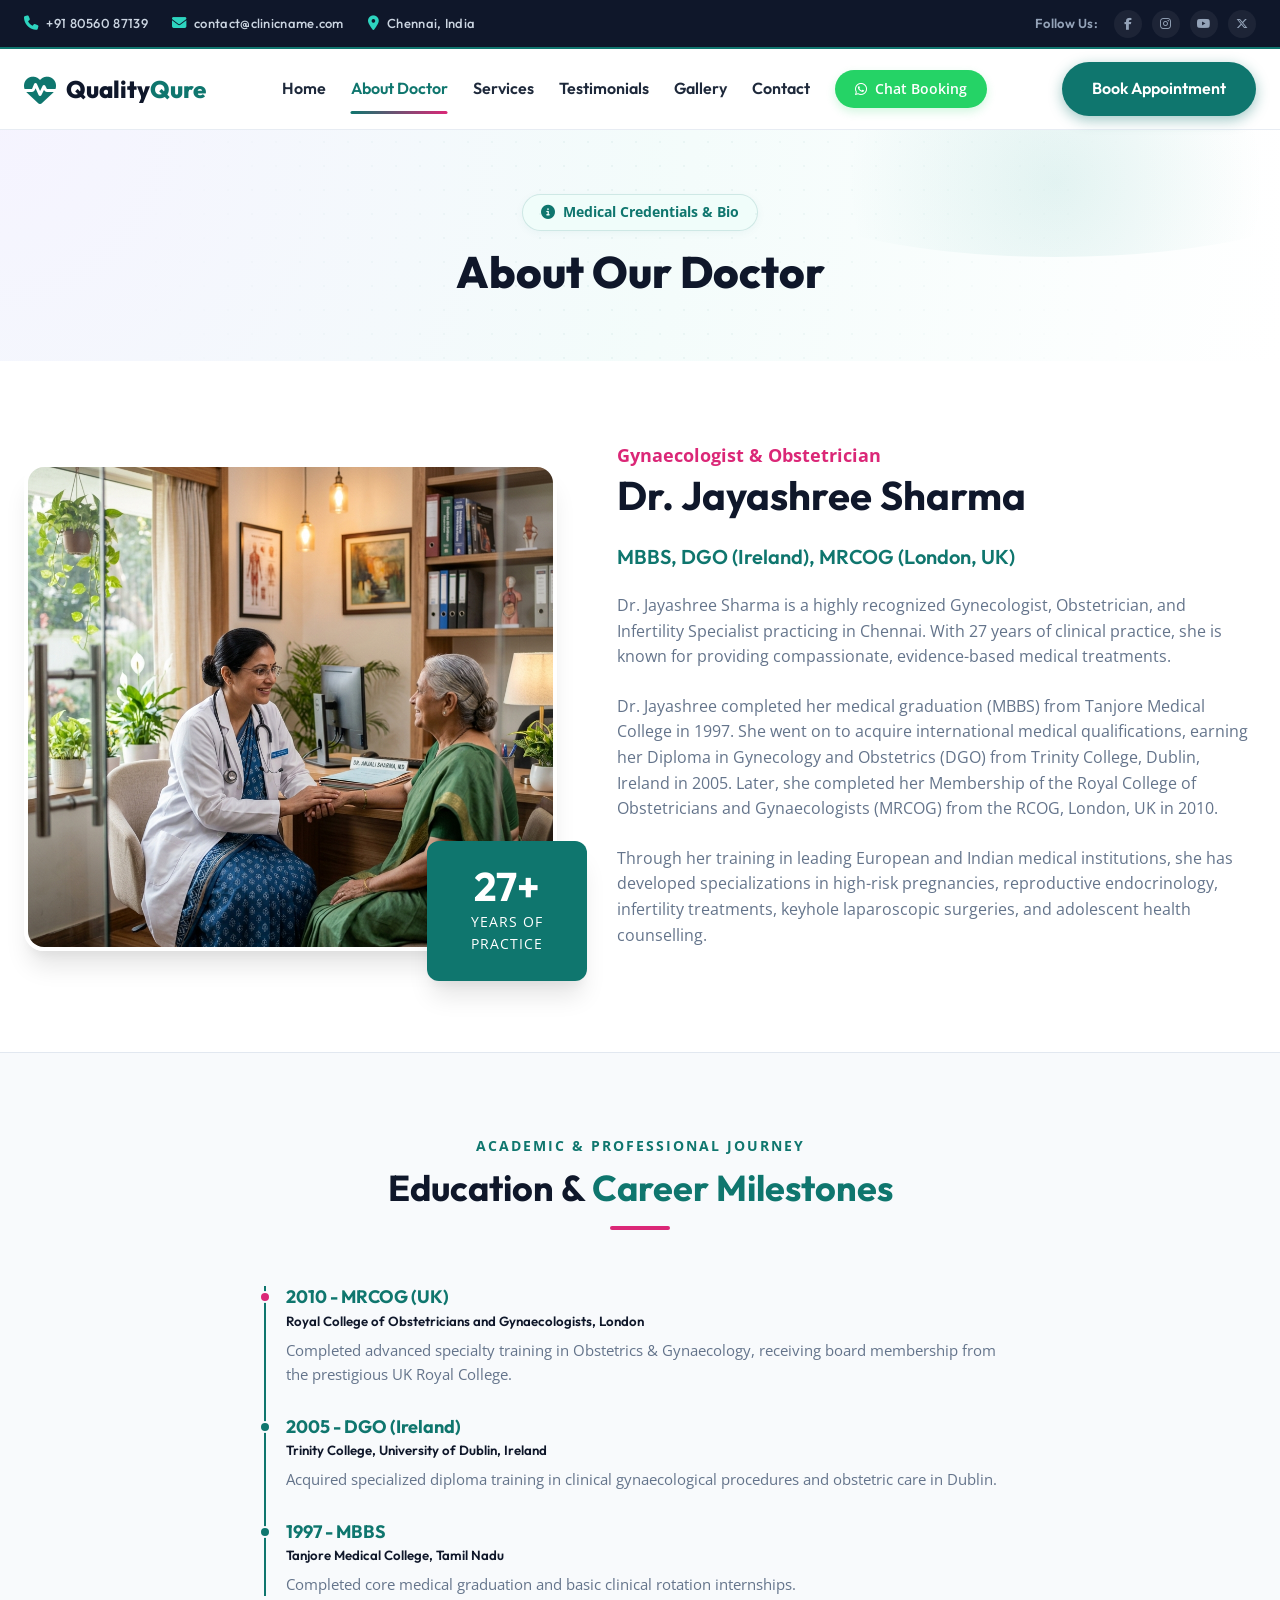
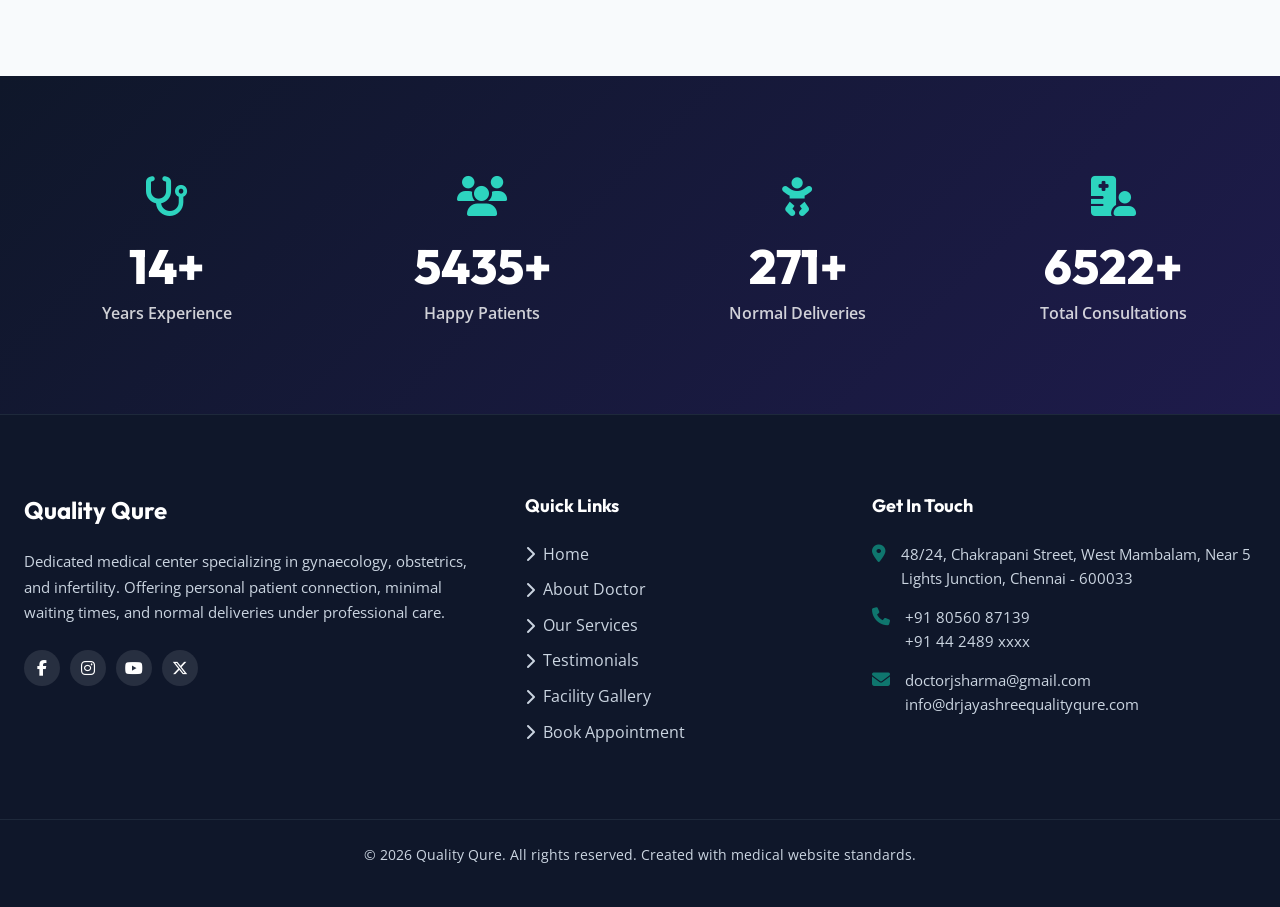
<file: about.html>
<!DOCTYPE html>
<html lang="en">
<head>
  <meta charset="UTF-8">
  <meta name="viewport" content="width=device-width, initial-scale=1.0">
  <meta name="description" content="Meet Dr. Jayashree Sharma - Highly experienced Gynecologist, Obstetrician, and Infertility Specialist with 27 years of experience.">
  <title>About Doctor - Dr. Jayashree Sharma | Quality Qure</title>

  <!-- Google Fonts: Outfit (Headings) & Open Sans (Body) -->
  <link rel="preconnect" href="https://fonts.googleapis.com">
  <link rel="preconnect" href="https://fonts.gstatic.com" crossorigin>
  <link href="https://fonts.googleapis.com/css2?family=Open+Sans:ital,wght@0,300..800;1,300..800&family=Outfit:wght@100..900&display=swap" rel="stylesheet">

  <!-- FontAwesome Icons for modern aesthetic -->
  <link rel="stylesheet" href="https://cdnjs.cloudflare.com/ajax/libs/font-awesome/6.4.2/css/all.min.css">

  <!-- Custom Stylesheet -->
  <link rel="stylesheet" href="css/style.css">
</head>
<body>

  <!-- =========================================
       TOP CONTACT & SOCIAL BAR
       ========================================= -->
  <div class="top-bar">
    <div class="container top-bar-content">
      <ul class="top-bar-info">
        <li><i class="fa-solid fa-phone"></i> <a href="tel:+918056087139">+91 80560 87139</a></li>
        <li><i class="fa-solid fa-envelope"></i> <a href="mailto:contact@clinicname.com">contact@clinicname.com</a></li>
        <li><i class="fa-solid fa-location-dot"></i> <span>Chennai, India</span></li>
      </ul>
      <div class="top-bar-social">
        <span>Follow Us:</span>
        <div class="social-links">
          <a href="#" class="social-btn" aria-label="Facebook"><i class="fa-brands fa-facebook-f"></i></a>
          <a href="#" class="social-btn" aria-label="Instagram"><i class="fa-brands fa-instagram"></i></a>
          <a href="#" class="social-btn" aria-label="YouTube"><i class="fa-brands fa-youtube"></i></a>
          <a href="#" class="social-btn" aria-label="Twitter"><i class="fa-brands fa-x-twitter"></i></a>
        </div>
      </div>
    </div>
  </div>

  <!-- =========================================
       MAIN STICKY HEADER & NAVIGATION
       ========================================= -->
  <header class="main-header">
    <div class="container header-container">
      <a href="index.html" class="logo">
        <span class="logo-icon"><i class="fa-solid fa-heart-pulse"></i></span>
        <span class="logo-text">Quality<span>Qure</span></span>
      </a>

      <!-- Desktop Navigation Menu -->
      <nav class="nav-menu">
        <a href="index.html" class="nav-link">Home</a>
        <a href="about.html" class="nav-link active">About Doctor</a>
        <a href="services.html" class="nav-link">Services</a>
        <a href="testimonials.html" class="nav-link">Testimonials</a>
        <a href="gallery.html" class="nav-link">Gallery</a>
        <a href="contact.html" class="nav-link">Contact</a>
        
        <!-- Easy Mobile Call Action -->
        <a href="https://wa.me/918056087139" target="_blank" class="nav-whatsapp-btn">
          <i class="fa-brands fa-whatsapp"></i> Chat Booking
        </a>
      </nav>

      <!-- CTA Appointment Button -->
      <a href="contact.html" class="btn btn-primary header-btn">Book Appointment</a>

      <!-- Hamburger Icon for Mobile Drawer -->
      <button class="hamburger" aria-label="Toggle Navigation Menu">
        <i class="fa-solid fa-bars"></i>
      </button>
    </div>
  </header>

  <main>
    <!-- =========================================
         PAGE HERO BANNER
         ========================================= -->
    <section class="hero" style="padding: 4rem 0; text-align: center;">
      <div class="container">
        <div class="hero-tag" style="margin-bottom: 1rem;">
          <i class="fa-solid fa-circle-info"></i> Medical Credentials & Bio
        </div>
        <h1 class="hero-title" style="font-size: 2.75rem; margin-bottom: 0;">About <span>Our Doctor</span></h1>
      </div>
    </section>

    <!-- =========================================
         DETAILED BIO SECTION
         ========================================= -->
    <section class="about section-padding" style="background-color: var(--bg-white);">
      <div class="container about-grid">
        <div class="about-images">
          <div class="about-img-main">
            <img src="images/about_doctor.png" alt="Dr. Jayashree Sharma consulting a patient">
          </div>
          <div class="about-experience-badge">
            <h3>27+</h3>
            <p>Years of Practice</p>
          </div>
        </div>

        <div class="about-content">
          <span class="about-subtitle">Gynaecologist & Obstetrician</span>
          <h2 class="about-title">Dr. Jayashree Sharma</h2>
          <h3 style="color: var(--primary); font-size: 1.25rem; font-weight: 600; margin-bottom: 1.5rem;">
            MBBS, DGO (Ireland), MRCOG (London, UK)
          </h3>
          <p class="about-text">
            Dr. Jayashree Sharma is a highly recognized Gynecologist, Obstetrician, and Infertility Specialist practicing in Chennai. With 27 years of clinical practice, she is known for providing compassionate, evidence-based medical treatments.
          </p>
          <p class="about-text">
            Dr. Jayashree completed her medical graduation (MBBS) from Tanjore Medical College in 1997. She went on to acquire international medical qualifications, earning her Diploma in Gynecology and Obstetrics (DGO) from Trinity College, Dublin, Ireland in 2005. Later, she completed her Membership of the Royal College of Obstetricians and Gynaecologists (MRCOG) from the RCOG, London, UK in 2010.
          </p>
          <p class="about-text">
            Through her training in leading European and Indian medical institutions, she has developed specializations in high-risk pregnancies, reproductive endocrinology, infertility treatments, keyhole laparoscopic surgeries, and adolescent health counselling.
          </p>
        </div>
      </div>
    </section>

    <!-- =========================================
         EDUCATION & MILESTONES (TIMELINE)
         ========================================= -->
    <section class="section-padding" style="background-color: var(--bg-light); border-top: 1px solid var(--border-color);">
      <div class="container" style="max-width: 800px;">
        <div class="section-title-wrapper">
          <span class="section-subtitle">Academic & Professional Journey</span>
          <h2 class="section-title">Education & <span>Career Milestones</span></h2>
          <div class="section-divider"></div>
        </div>

        <div style="display: flex; flex-direction: column; gap: 30px; position: relative; padding-left: 20px; border-left: 2px solid var(--primary);">
          <!-- Milestone 1 -->
          <div style="position: relative;">
            <div style="position: absolute; left: -27px; top: 5px; width: 12px; height: 12px; border-radius: 50%; background-color: var(--accent); border: 2px solid var(--bg-light);"></div>
            <h4 style="font-size: 1.125rem; color: var(--primary); margin-bottom: 4px;">2010 - MRCOG (UK)</h4>
            <h5 style="color: var(--primary-dark); font-weight: 600; margin-bottom: 8px;">Royal College of Obstetricians and Gynaecologists, London</h5>
            <p style="color: var(--text-muted); font-size: 0.9375rem; margin: 0;">Completed advanced specialty training in Obstetrics & Gynaecology, receiving board membership from the prestigious UK Royal College.</p>
          </div>

          <!-- Milestone 2 -->
          <div style="position: relative;">
            <div style="position: absolute; left: -27px; top: 5px; width: 12px; height: 12px; border-radius: 50%; background-color: var(--primary); border: 2px solid var(--bg-light);"></div>
            <h4 style="font-size: 1.125rem; color: var(--primary); margin-bottom: 4px;">2005 - DGO (Ireland)</h4>
            <h5 style="color: var(--primary-dark); font-weight: 600; margin-bottom: 8px;">Trinity College, University of Dublin, Ireland</h5>
            <p style="color: var(--text-muted); font-size: 0.9375rem; margin: 0;">Acquired specialized diploma training in clinical gynaecological procedures and obstetric care in Dublin.</p>
          </div>

          <!-- Milestone 3 -->
          <div style="position: relative;">
            <div style="position: absolute; left: -27px; top: 5px; width: 12px; height: 12px; border-radius: 50%; background-color: var(--primary); border: 2px solid var(--bg-light);"></div>
            <h4 style="font-size: 1.125rem; color: var(--primary); margin-bottom: 4px;">1997 - MBBS</h4>
            <h5 style="color: var(--primary-dark); font-weight: 600; margin-bottom: 8px;">Tanjore Medical College, Tamil Nadu</h5>
            <p style="color: var(--text-muted); font-size: 0.9375rem; margin: 0;">Completed core medical graduation and basic clinical rotation internships.</p>
          </div>
        </div>
      </div>
    </section>

    <!-- =========================================
         CLINIC STATS COUNTER
         ========================================= -->
    <section class="stats">
      <div class="container stats-grid">
        <div class="stat-item">
          <div class="stat-icon"><i class="fa-solid fa-stethoscope"></i></div>
          <div class="stat-number" data-target="27" data-suffix="+">0+</div>
          <div class="stat-title">Years Experience</div>
        </div>
        <div class="stat-item">
          <div class="stat-icon"><i class="fa-solid fa-users"></i></div>
          <div class="stat-number" data-target="10000" data-suffix="+">0+</div>
          <div class="stat-title">Happy Patients</div>
        </div>
        <div class="stat-item">
          <div class="stat-icon"><i class="fa-solid fa-baby"></i></div>
          <div class="stat-number" data-target="500" data-suffix="+">0+</div>
          <div class="stat-title">Normal Deliveries</div>
        </div>
        <div class="stat-item">
          <div class="stat-icon"><i class="fa-solid fa-hospital-user"></i></div>
          <div class="stat-number" data-target="12000" data-suffix="+">0+</div>
          <div class="stat-title">Total Consultations</div>
        </div>
      </div>
    </section>
  </main>

  <!-- =========================================
       FOOTER SECTION
       ========================================= -->
  <footer class="footer">
    <div class="container footer-grid">
      <!-- Widget 1: Brand Info -->
      <div class="footer-widget-about">
        <h3>Quality Qure</h3>
        <p>
          Dedicated medical center specializing in gynaecology, obstetrics, and infertility. Offering personal patient connection, minimal waiting times, and normal deliveries under professional care.
        </p>
        <div class="social-links">
          <a href="#" class="social-btn" aria-label="Facebook"><i class="fa-brands fa-facebook-f"></i></a>
          <a href="#" class="social-btn" aria-label="Instagram"><i class="fa-brands fa-instagram"></i></a>
          <a href="#" class="social-btn" aria-label="YouTube"><i class="fa-brands fa-youtube"></i></a>
          <a href="#" class="social-btn" aria-label="Twitter"><i class="fa-brands fa-x-twitter"></i></a>
        </div>
      </div>

      <!-- Widget 2: Navigation Links -->
      <div class="footer-widget-links">
        <h4>Quick Links</h4>
        <ul class="footer-links-list">
          <li><a href="index.html"><i class="fa-solid fa-chevron-right"></i> Home</a></li>
          <li><a href="about.html"><i class="fa-solid fa-chevron-right"></i> About Doctor</a></li>
          <li><a href="services.html"><i class="fa-solid fa-chevron-right"></i> Our Services</a></li>
          <li><a href="testimonials.html"><i class="fa-solid fa-chevron-right"></i> Testimonials</a></li>
          <li><a href="gallery.html"><i class="fa-solid fa-chevron-right"></i> Facility Gallery</a></li>
          <li><a href="contact.html"><i class="fa-solid fa-chevron-right"></i> Book Appointment</a></li>
        </ul>
      </div>

      <!-- Widget 3: Contact Details -->
      <div class="footer-widget-contact">
        <h4>Get In Touch</h4>
        <ul class="footer-contact-list">
          <li>
            <i class="fa-solid fa-location-dot"></i>
            <span>48/24, Chakrapani Street, West Mambalam, Near 5 Lights Junction, Chennai - 600033</span>
          </li>
          <li>
            <i class="fa-solid fa-phone"></i>
            <span>+91 80560 87139 <br> +91 44 2489 xxxx</span>
          </li>
          <li>
            <i class="fa-solid fa-envelope"></i>
            <span>doctorjsharma@gmail.com<br>info@drjayashreequalityqure.com</span>
          </li>
        </ul>
      </div>
    </div>

    <!-- Copyright Bar -->
    <div class="footer-bottom">
      <div class="container">
        <p>&copy; 2026 Quality Qure. All rights reserved. Created with medical website standards.</p>
      </div>
    </div>
  </footer>

  <!-- Link Custom Script -->
  <script src="js/script.js"></script>
</body>
</html>
</file>
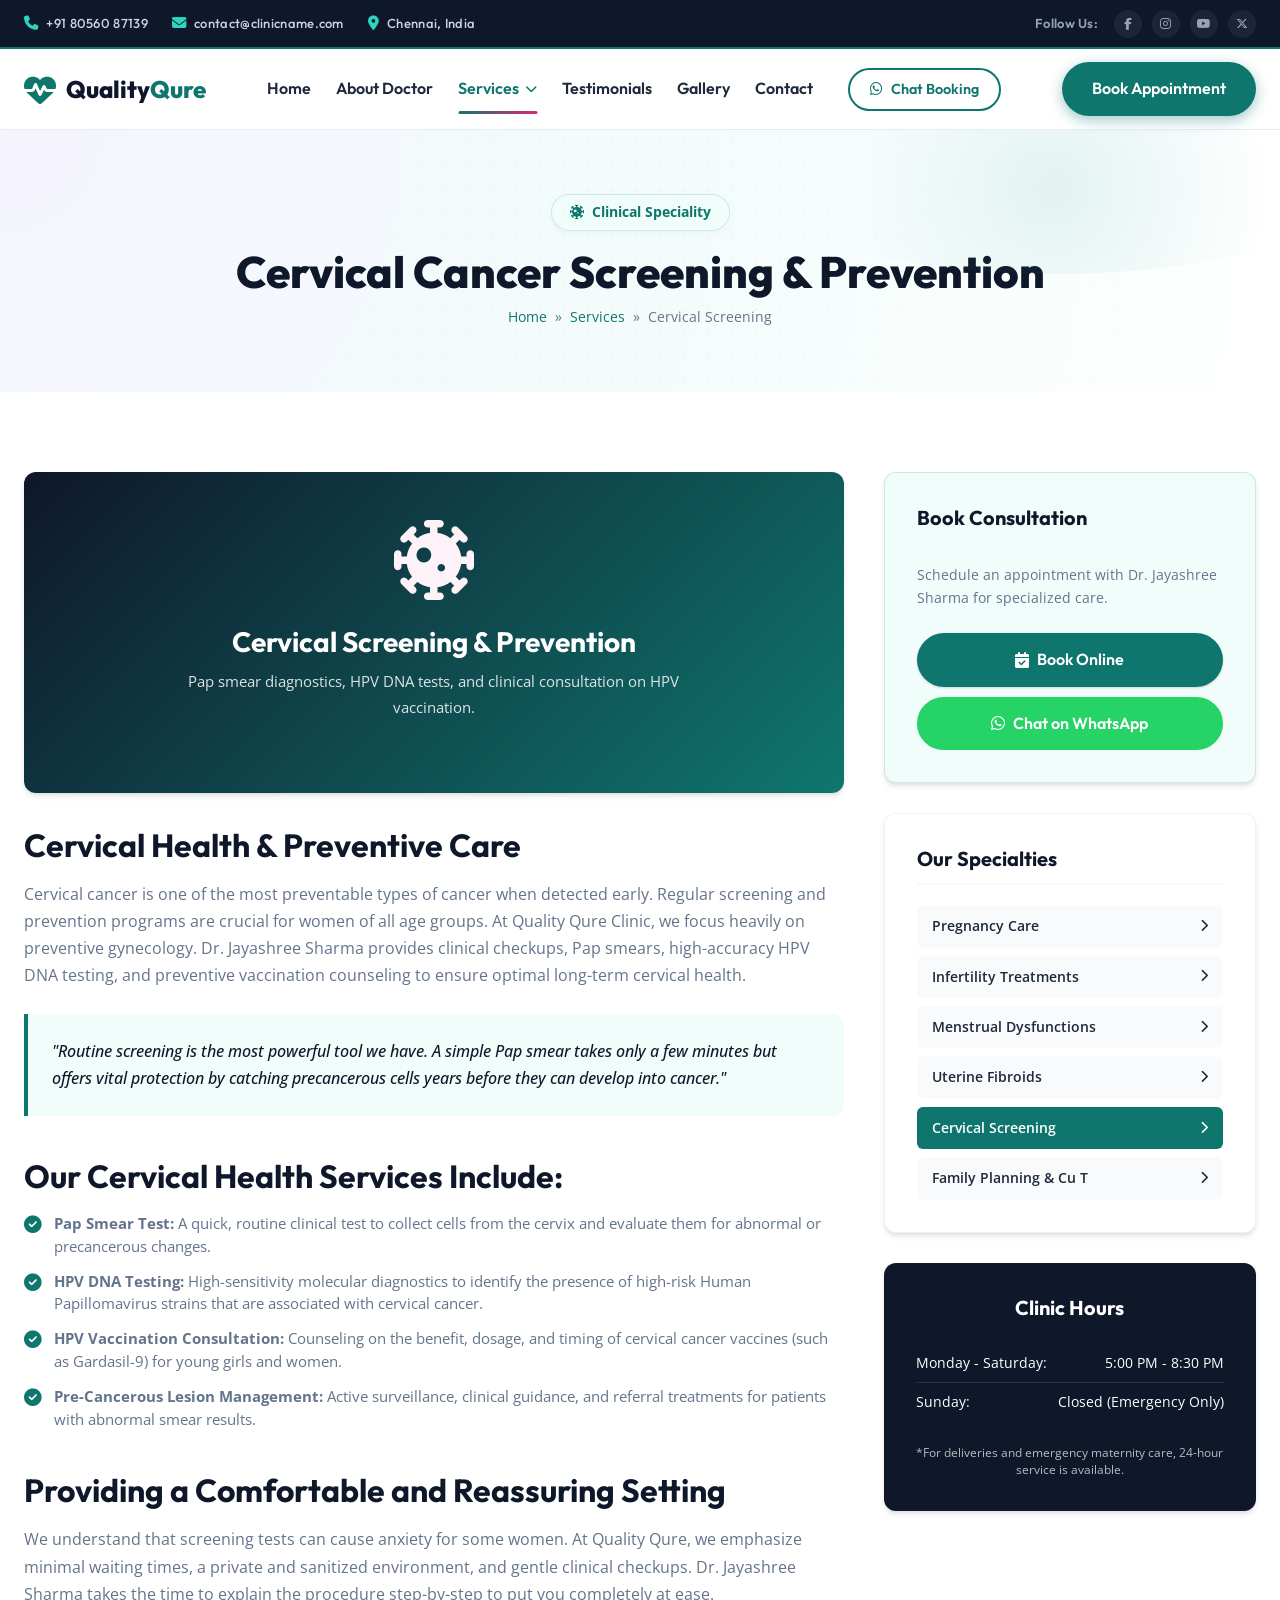
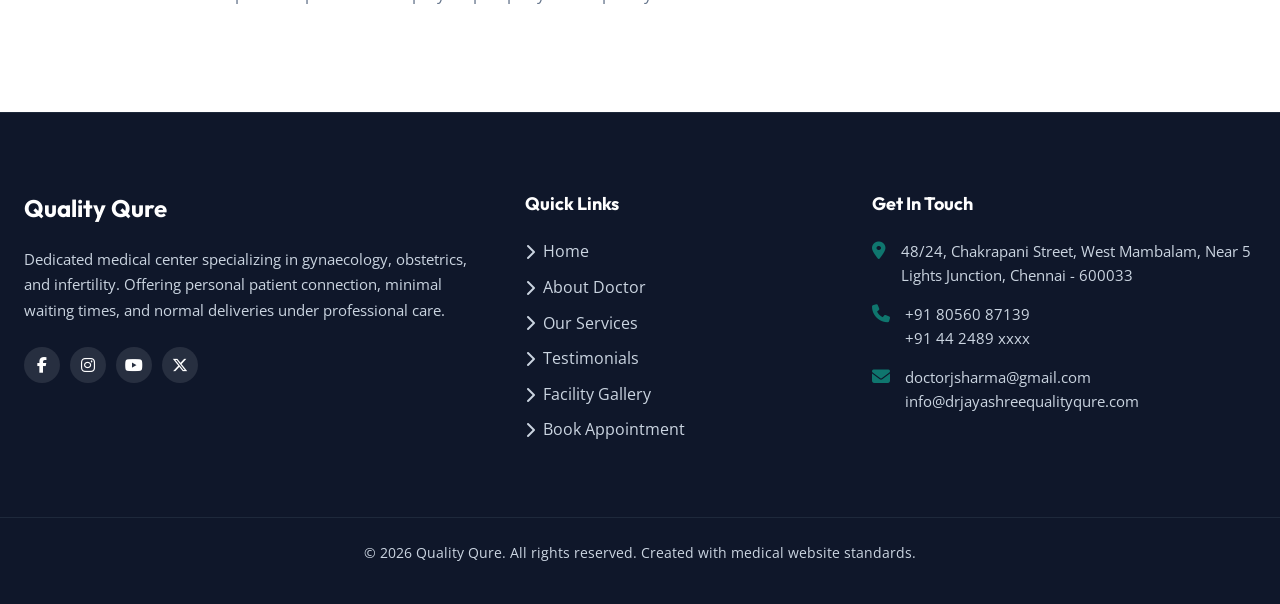
<file: cervical.html>
<!DOCTYPE html>
<html lang="en">
<head>
  <meta charset="UTF-8">
  <meta name="viewport" content="width=device-width, initial-scale=1.0">
  <meta name="description" content="Preventive gynecological screenings including Pap smears, HPV DNA tests, and cervical cancer vaccine advice by Dr. Jayashree Sharma at Chennai.">
  <title>Cervical Cancer Screening & Prevention - Quality Qure Speciality Clinic</title>

  <!-- Google Fonts: Outfit (Headings) & Open Sans (Body) -->
  <link rel="preconnect" href="https://fonts.googleapis.com">
  <link rel="preconnect" href="https://fonts.gstatic.com" crossorigin>
  <link href="https://fonts.googleapis.com/css2?family=Open+Sans:ital,wght@0,300..800;1,300..800&family=Outfit:wght@100..900&display=swap" rel="stylesheet">

  <!-- FontAwesome Icons for modern aesthetic -->
  <link rel="stylesheet" href="https://cdnjs.cloudflare.com/ajax/libs/font-awesome/6.4.2/css/all.min.css">

  <!-- Custom Stylesheet -->
  <link rel="stylesheet" href="css/style.css">
</head>
<body>

  <!-- =========================================
       TOP CONTACT & SOCIAL BAR
       ========================================= -->
  <div class="top-bar">
    <div class="container top-bar-content">
      <ul class="top-bar-info">
        <li><i class="fa-solid fa-phone"></i> <a href="tel:+918056087139">+91 80560 87139</a></li>
        <li><i class="fa-solid fa-envelope"></i> <a href="mailto:contact@clinicname.com">contact@clinicname.com</a></li>
        <li><i class="fa-solid fa-location-dot"></i> <span>Chennai, India</span></li>
      </ul>
      <div class="top-bar-social">
        <span>Follow Us:</span>
        <div class="social-links">
          <a href="#" class="social-btn" aria-label="Facebook"><i class="fa-brands fa-facebook-f"></i></a>
          <a href="#" class="social-btn" aria-label="Instagram"><i class="fa-brands fa-instagram"></i></a>
          <a href="#" class="social-btn" aria-label="YouTube"><i class="fa-brands fa-youtube"></i></a>
          <a href="#" class="social-btn" aria-label="Twitter"><i class="fa-brands fa-x-twitter"></i></a>
        </div>
      </div>
    </div>
  </div>

  <!-- =========================================
       MAIN STICKY HEADER & NAVIGATION
       ========================================= -->
  <header class="main-header">
    <div class="container header-container">
      <a href="index.html" class="logo">
        <span class="logo-icon"><i class="fa-solid fa-heart-pulse"></i></span>
        <span class="logo-text">Quality<span>Qure</span></span>
      </a>

      <!-- Desktop Navigation Menu -->
      <nav class="nav-menu">
        <a href="index.html" class="nav-link">Home</a>
        <a href="about.html" class="nav-link">About Doctor</a>
        <div class="nav-item-dropdown">
          <a href="services.html" class="nav-link">Services <i class="fa-solid fa-chevron-down dropdown-arrow"></i></a>
          <ul class="dropdown-menu">
            <li><a href="pregnancy.html">Pregnancy Care</a></li>
            <li><a href="infertility.html">Infertility Treatments</a></li>
            <li><a href="menstrual.html">Menstrual Dysfunctions</a></li>
            <li><a href="fibroids.html">Uterine Fibroids</a></li>
            <li><a href="cervical.html">Cervical Cancer Screening</a></li>
            <li><a href="family.html">Family Planning & Cu T</a></li>
          </ul>
        </div>
        <a href="testimonials.html" class="nav-link">Testimonials</a>
        <a href="gallery.html" class="nav-link">Gallery</a>
        <a href="contact.html" class="nav-link">Contact</a>
        
        <!-- Easy Mobile Call Action -->
        <a href="https://wa.me/918056087139" target="_blank" class="btn btn-secondary" style="margin-left: 10px; padding: 0.5rem 1.25rem; font-size: 0.9rem;">
          <i class="fa-brands fa-whatsapp"></i> Chat Booking
        </a>
      </nav>

      <!-- CTA Appointment Button -->
      <a href="contact.html" class="btn btn-primary header-btn">Book Appointment</a>

      <!-- Hamburger Icon for Mobile Drawer -->
      <button class="hamburger" aria-label="Toggle Navigation Menu">
        <i class="fa-solid fa-bars"></i>
      </button>
    </div>
  </header>

  <main>
    <!-- =========================================
         PAGE HERO BANNER
         ========================================= -->
    <section class="hero" style="padding: 4rem 0; text-align: center;">
      <div class="container">
        <div class="hero-tag" style="margin-bottom: 1rem;">
          <i class="fa-solid fa-virus-covid"></i> Clinical Speciality
        </div>
        <h1 class="hero-title" style="font-size: 2.75rem; margin-bottom: 0.5rem;">Cervical Cancer <span>Screening & Prevention</span></h1>
        <div style="font-size: 0.9rem; color: var(--text-muted);">
          <a href="index.html" style="color: var(--primary); text-decoration: none;">Home</a> &nbsp;&raquo;&nbsp; 
          <a href="services.html" style="color: var(--primary); text-decoration: none;">Services</a> &nbsp;&raquo;&nbsp; 
          <span>Cervical Screening</span>
        </div>
      </div>
    </section>

    <!-- =========================================
         SERVICE DETAIL SECTION
         ========================================= -->
    <section class="section-padding" style="background-color: var(--bg-white);">
      <div class="container">
        <div class="service-details-layout">
          <!-- Main Content Column -->
          <div class="service-main-content">
            <div style="background: linear-gradient(135deg, var(--primary-dark) 0%, var(--primary) 100%); color: white; border-radius: var(--radius-md); padding: 3rem 2rem; display: flex; flex-direction: column; align-items: center; justify-content: center; min-height: 250px; text-align: center; margin-bottom: 2rem; box-shadow: var(--shadow-md);">
              <i class="fa-solid fa-virus-covid" style="font-size: 5rem; margin-bottom: 1.5rem; color: var(--accent-light);"></i>
              <h3 style="color: white; font-size: 1.75rem; font-weight: 700; margin: 0;">Cervical Screening & Prevention</h3>
              <p style="color: rgba(255, 255, 255, 0.85); font-size: 0.95rem; margin-top: 10px; max-width: 500px;">
                Pap smear diagnostics, HPV DNA tests, and clinical consultation on HPV vaccination.
              </p>
            </div>
            
            <h2>Cervical Health & Preventive Care</h2>
            <p>
              Cervical cancer is one of the most preventable types of cancer when detected early. Regular screening and prevention programs are crucial for women of all age groups. At Quality Qure Clinic, we focus heavily on preventive gynecology. Dr. Jayashree Sharma provides clinical checkups, Pap smears, high-accuracy HPV DNA testing, and preventive vaccination counseling to ensure optimal long-term cervical health.
            </p>
            
            <div class="service-highlight-box">
              <p>
                "Routine screening is the most powerful tool we have. A simple Pap smear takes only a few minutes but offers vital protection by catching precancerous cells years before they can develop into cancer."
              </p>
            </div>

            <h2>Our Cervical Health Services Include:</h2>
            <ul class="service-list-styled">
              <li>
                <i class="fa-solid fa-circle-check"></i>
                <strong>Pap Smear Test:</strong> A quick, routine clinical test to collect cells from the cervix and evaluate them for abnormal or precancerous changes.
              </li>
              <li>
                <i class="fa-solid fa-circle-check"></i>
                <strong>HPV DNA Testing:</strong> High-sensitivity molecular diagnostics to identify the presence of high-risk Human Papillomavirus strains that are associated with cervical cancer.
              </li>
              <li>
                <i class="fa-solid fa-circle-check"></i>
                <strong>HPV Vaccination Consultation:</strong> Counseling on the benefit, dosage, and timing of cervical cancer vaccines (such as Gardasil-9) for young girls and women.
              </li>
              <li>
                <i class="fa-solid fa-circle-check"></i>
                <strong>Pre-Cancerous Lesion Management:</strong> Active surveillance, clinical guidance, and referral treatments for patients with abnormal smear results.
              </li>
            </ul>

            <h2>Providing a Comfortable and Reassuring Setting</h2>
            <p>
              We understand that screening tests can cause anxiety for some women. At Quality Qure, we emphasize minimal waiting times, a private and sanitized environment, and gentle clinical checkups. Dr. Jayashree Sharma takes the time to explain the procedure step-by-step to put you completely at ease.
            </p>
          </div>

          <!-- Sidebar Column -->
          <aside class="service-sidebar">
            <!-- Sidebar Card: Quick Booking -->
            <div class="sidebar-card" style="background-color: var(--primary-light); border: 1px solid rgba(15,118,110,0.15);">
              <h3>Book Consultation</h3>
              <p style="font-size: 0.875rem; color: var(--text-muted); margin-bottom: 1.5rem;">
                Schedule an appointment with Dr. Jayashree Sharma for specialized care.
              </p>
              <a href="contact.html" class="btn btn-primary" style="width: 100%; text-align: center; justify-content: center; box-shadow: var(--shadow-sm);">
                <i class="fa-solid fa-calendar-check"></i> Book Online
              </a>
              <a href="https://wa.me/918056087139" target="_blank" class="btn btn-secondary" style="width: 100%; text-align: center; justify-content: center; margin-top: 10px; background-color: #25d366; color: white; border-color: #25d366;">
                <i class="fa-brands fa-whatsapp"></i> Chat on WhatsApp
              </a>
            </div>

            <!-- Sidebar Card: Other Services -->
            <div class="sidebar-card">
              <h3>Our Specialties</h3>
              <ul class="sidebar-services-list">
                <li><a href="pregnancy.html">Pregnancy Care <i class="fa-solid fa-chevron-right"></i></a></li>
                <li><a href="infertility.html">Infertility Treatments <i class="fa-solid fa-chevron-right"></i></a></li>
                <li><a href="menstrual.html">Menstrual Dysfunctions <i class="fa-solid fa-chevron-right"></i></a></li>
                <li><a href="fibroids.html">Uterine Fibroids <i class="fa-solid fa-chevron-right"></i></a></li>
                <li class="active"><a href="cervical.html">Cervical Screening <i class="fa-solid fa-chevron-right"></i></a></li>
                <li><a href="family.html">Family Planning & Cu T <i class="fa-solid fa-chevron-right"></i></a></li>
              </ul>
            </div>

            <!-- Sidebar Card: Clinic Timings -->
            <div class="sidebar-timing-box">
              <h3>Clinic Hours</h3>
              <ul class="sidebar-timing-list">
                <li><span>Monday - Saturday:</span> <span>5:00 PM - 8:30 PM</span></li>
                <li><span>Sunday:</span> <span>Closed (Emergency Only)</span></li>
              </ul>
              <p style="font-size: 0.75rem; color: rgba(255,255,255,0.7); margin: 0; line-height: 1.4;">
                *For deliveries and emergency maternity care, 24-hour service is available.
              </p>
            </div>
          </aside>
        </div>
      </div>
    </section>
  </main>

  <!-- =========================================
       FOOTER SECTION
       ========================================= -->
  <footer class="footer">
    <div class="container footer-grid">
      <!-- Widget 1: Brand Info -->
      <div class="footer-widget-about">
        <h3>Quality Qure</h3>
        <p>
          Dedicated medical center specializing in gynaecology, obstetrics, and infertility. Offering personal patient connection, minimal waiting times, and normal deliveries under professional care.
        </p>
        <div class="social-links">
          <a href="#" class="social-btn" aria-label="Facebook"><i class="fa-brands fa-facebook-f"></i></a>
          <a href="#" class="social-btn" aria-label="Instagram"><i class="fa-brands fa-instagram"></i></a>
          <a href="#" class="social-btn" aria-label="YouTube"><i class="fa-brands fa-youtube"></i></a>
          <a href="#" class="social-btn" aria-label="Twitter"><i class="fa-brands fa-x-twitter"></i></a>
        </div>
      </div>

      <!-- Widget 2: Navigation Links -->
      <div class="footer-widget-links">
        <h4>Quick Links</h4>
        <ul class="footer-links-list">
          <li><a href="index.html"><i class="fa-solid fa-chevron-right"></i> Home</a></li>
          <li><a href="about.html"><i class="fa-solid fa-chevron-right"></i> About Doctor</a></li>
          <li><a href="services.html"><i class="fa-solid fa-chevron-right"></i> Our Services</a></li>
          <li><a href="testimonials.html"><i class="fa-solid fa-chevron-right"></i> Testimonials</a></li>
          <li><a href="gallery.html"><i class="fa-solid fa-chevron-right"></i> Facility Gallery</a></li>
          <li><a href="contact.html"><i class="fa-solid fa-chevron-right"></i> Book Appointment</a></li>
        </ul>
      </div>

      <!-- Widget 3: Contact Details -->
      <div class="footer-widget-contact">
        <h4>Get In Touch</h4>
        <ul class="footer-contact-list">
          <li>
            <i class="fa-solid fa-location-dot"></i>
            <span>48/24, Chakrapani Street, West Mambalam, Near 5 Lights Junction, Chennai - 600033</span>
          </li>
          <li>
            <i class="fa-solid fa-phone"></i>
            <span>+91 80560 87139 <br> +91 44 2489 xxxx</span>
          </li>
          <li>
            <i class="fa-solid fa-envelope"></i>
            <span>doctorjsharma@gmail.com<br>info@drjayashreequalityqure.com</span>
          </li>
        </ul>
      </div>
    </div>

    <!-- Copyright Bar -->
    <div class="footer-bottom">
      <div class="container">
        <p>&copy; 2026 Quality Qure. All rights reserved. Created with medical website standards.</p>
      </div>
    </div>
  </footer>

  <!-- Link Custom Script -->
  <script src="js/script.js"></script>
</body>
</html>
</file>
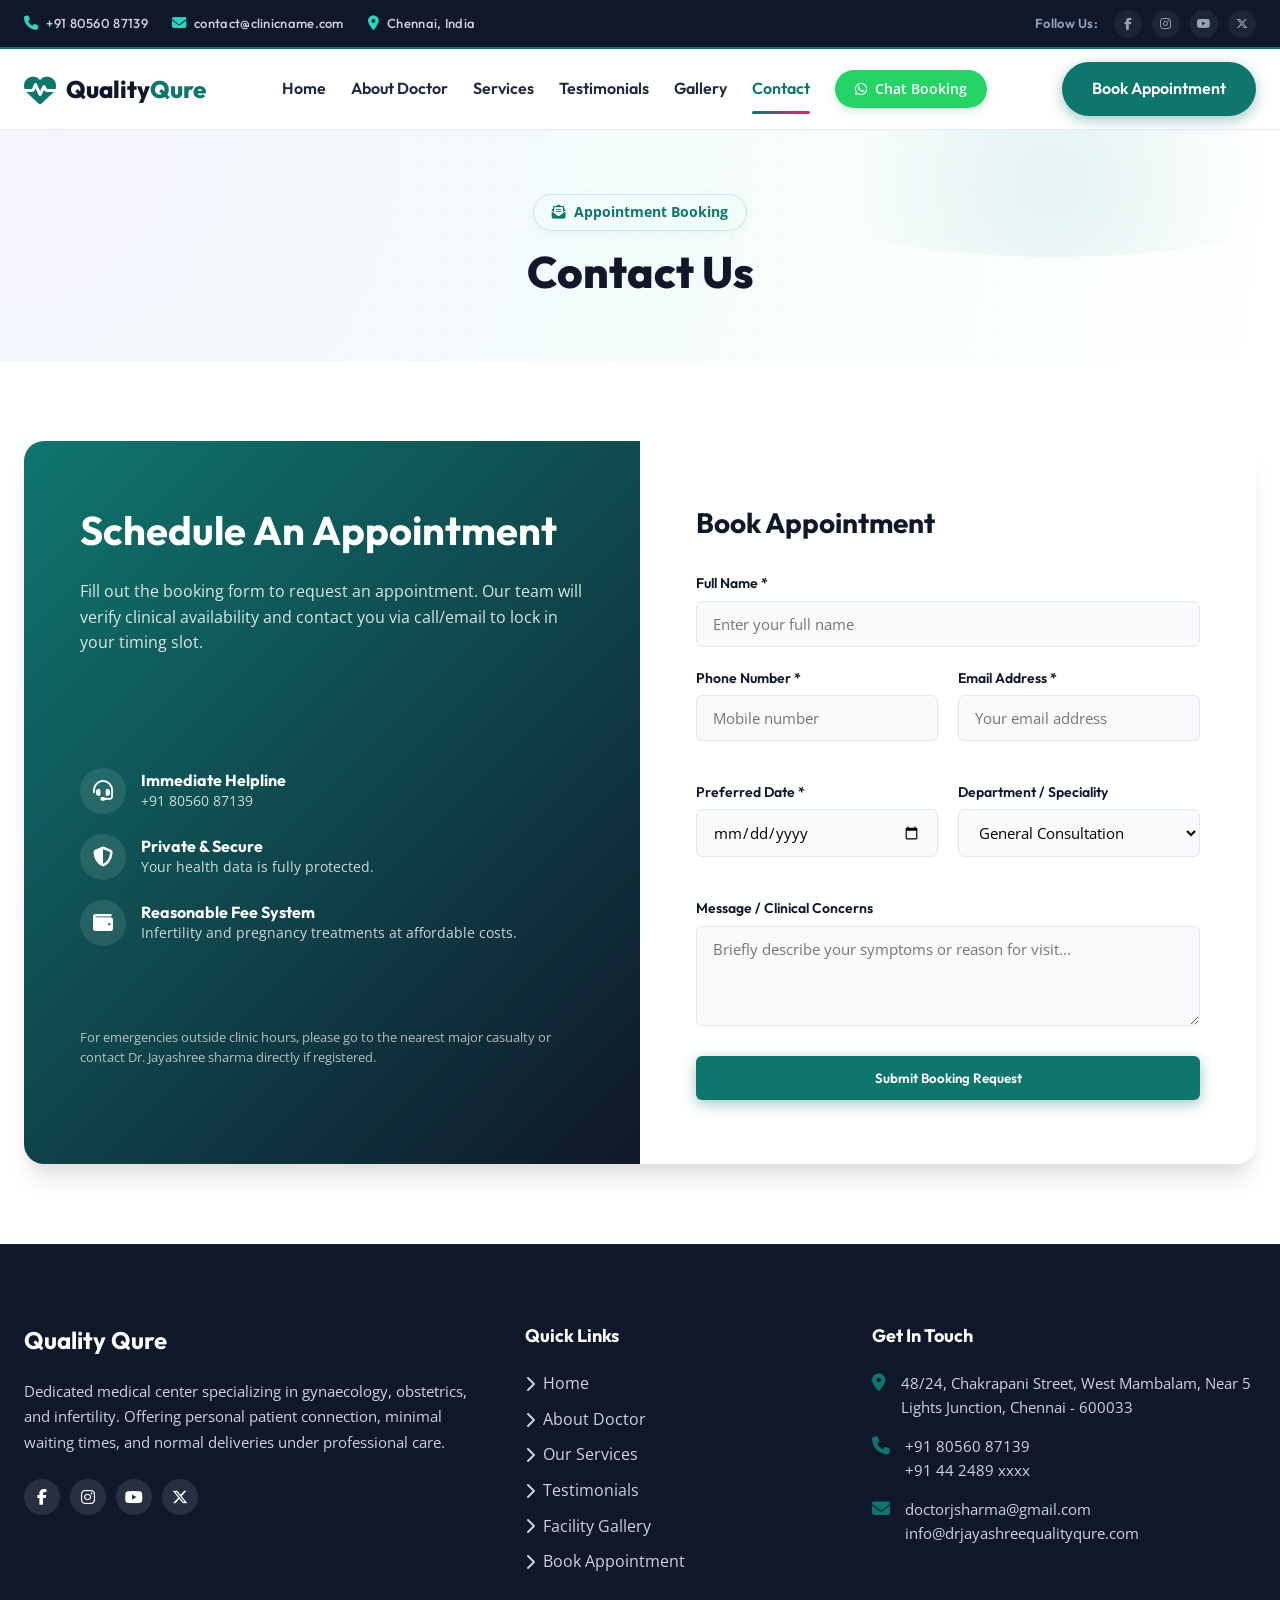
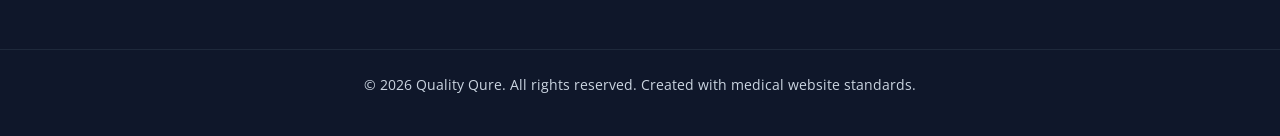
<file: contact.html>
<!DOCTYPE html>
<html lang="en">
<head>
  <meta charset="UTF-8">
  <meta name="viewport" content="width=device-width, initial-scale=1.0">
  <meta name="description" content="Get in touch with Quality Qure Speciality Clinic. Book an appointment, view contact numbers, email addresses, and clinic hours.">
  <title>Contact & Appointment Booking - Quality Qure Speciality Clinic</title>

  <!-- Google Fonts: Outfit (Headings) & Open Sans (Body) -->
  <link rel="preconnect" href="https://fonts.googleapis.com">
  <link rel="preconnect" href="https://fonts.gstatic.com" crossorigin>
  <link href="https://fonts.googleapis.com/css2?family=Open+Sans:ital,wght@0,300..800;1,300..800&family=Outfit:wght@100..900&display=swap" rel="stylesheet">

  <!-- FontAwesome Icons for modern aesthetic -->
  <link rel="stylesheet" href="https://cdnjs.cloudflare.com/ajax/libs/font-awesome/6.4.2/css/all.min.css">

  <!-- Custom Stylesheet -->
  <link rel="stylesheet" href="css/style.css">
</head>
<body>

  <!-- =========================================
       TOP CONTACT & SOCIAL BAR
       ========================================= -->
  <div class="top-bar">
    <div class="container top-bar-content">
      <ul class="top-bar-info">
        <li><i class="fa-solid fa-phone"></i> <a href="tel:+918056087139">+91 80560 87139</a></li>
        <li><i class="fa-solid fa-envelope"></i> <a href="mailto:contact@clinicname.com">contact@clinicname.com</a></li>
        <li><i class="fa-solid fa-location-dot"></i> <span>Chennai, India</span></li>
      </ul>
      <div class="top-bar-social">
        <span>Follow Us:</span>
        <div class="social-links">
          <a href="#" class="social-btn" aria-label="Facebook"><i class="fa-brands fa-facebook-f"></i></a>
          <a href="#" class="social-btn" aria-label="Instagram"><i class="fa-brands fa-instagram"></i></a>
          <a href="#" class="social-btn" aria-label="YouTube"><i class="fa-brands fa-youtube"></i></a>
          <a href="#" class="social-btn" aria-label="Twitter"><i class="fa-brands fa-x-twitter"></i></a>
        </div>
      </div>
    </div>
  </div>

  <!-- =========================================
       MAIN STICKY HEADER & NAVIGATION
       ========================================= -->
  <header class="main-header">
    <div class="container header-container">
      <a href="index.html" class="logo">
        <span class="logo-icon"><i class="fa-solid fa-heart-pulse"></i></span>
        <span class="logo-text">Quality<span>Qure</span></span>
      </a>

      <!-- Desktop Navigation Menu -->
      <nav class="nav-menu">
        <a href="index.html" class="nav-link">Home</a>
        <a href="about.html" class="nav-link">About Doctor</a>
        <a href="services.html" class="nav-link">Services</a>
        <a href="testimonials.html" class="nav-link">Testimonials</a>
        <a href="gallery.html" class="nav-link">Gallery</a>
        <a href="contact.html" class="nav-link active">Contact</a>
        
        <!-- Easy Mobile Call Action -->
        <a href="https://wa.me/918056087139" target="_blank" class="nav-whatsapp-btn">
          <i class="fa-brands fa-whatsapp"></i> Chat Booking
        </a>
      </nav>

      <!-- CTA Appointment Button -->
      <a href="contact.html" class="btn btn-primary header-btn">Book Appointment</a>

      <!-- Hamburger Icon for Mobile Drawer -->
      <button class="hamburger" aria-label="Toggle Navigation Menu">
        <i class="fa-solid fa-bars"></i>
      </button>
    </div>
  </header>

  <main>
    <!-- =========================================
         PAGE HERO BANNER
         ========================================= -->
    <section class="hero" style="padding: 4rem 0; text-align: center;">
      <div class="container">
        <div class="hero-tag" style="margin-bottom: 1rem;">
          <i class="fa-solid fa-envelope-open-text"></i> Appointment Booking
        </div>
        <h1 class="hero-title" style="font-size: 2.75rem; margin-bottom: 0;">Contact <span>Us</span></h1>
      </div>
    </section>

    <!-- =========================================
         APPOINTMENT BOOKING SECTION
         ========================================= -->
    <section id="booking" class="booking-section section-padding" style="background-color: var(--bg-white);">
      <div class="container">
        <div class="booking-grid">
          <!-- Left Info Pane -->
          <div class="booking-info-pane">
            <div>
              <h2>Schedule An Appointment</h2>
              <p>
                Fill out the booking form to request an appointment. Our team will verify clinical availability and contact you via call/email to lock in your timing slot.
              </p>
            </div>
            
            <div class="booking-details-list">
              <!-- Detail 1 -->
              <div class="booking-detail-item">
                <div class="icon"><i class="fa-solid fa-headset"></i></div>
                <div class="booking-detail-content">
                  <h4>Immediate Helpline</h4>
                  <p>+91 80560 87139</p>
                </div>
              </div>
              
              <!-- Detail 2 -->
              <div class="booking-detail-item">
                <div class="icon"><i class="fa-solid fa-shield-halved"></i></div>
                <div class="booking-detail-content">
                  <h4>Private & Secure</h4>
                  <p>Your health data is fully protected.</p>
                </div>
              </div>
              
              <!-- Detail 3 -->
              <div class="booking-detail-item">
                <div class="icon"><i class="fa-solid fa-wallet"></i></div>
                <div class="booking-detail-content">
                  <h4>Reasonable Fee System</h4>
                  <p>Infertility and pregnancy treatments at affordable costs.</p>
                </div>
              </div>
            </div>
            
            <div style="font-size: 0.8rem; opacity: 0.8;">
              <p>For emergencies outside clinic hours, please go to the nearest major casualty or contact Dr. Jayashree sharma directly if registered.</p>
            </div>
          </div>

          <!-- Right Form Pane -->
          <div class="booking-form-pane">
            <h3>Book Appointment</h3>
            <form id="appointmentForm" novalidate>
              <div class="form-group">
                <label for="bookingName" class="form-label">Full Name *</label>
                <input type="text" id="bookingName" class="form-control" placeholder="Enter your full name" required>
              </div>

              <div class="form-group-row">
                <div class="form-group">
                  <label for="bookingPhone" class="form-label">Phone Number *</label>
                  <input type="tel" id="bookingPhone" class="form-control" placeholder="Mobile number" required>
                </div>
                <div class="form-group">
                  <label for="bookingEmail" class="form-label">Email Address *</label>
                  <input type="email" id="bookingEmail" class="form-control" placeholder="Your email address" required>
                </div>
              </div>

              <div class="form-group-row">
                <div class="form-group">
                  <label for="bookingDate" class="form-label">Preferred Date *</label>
                  <input type="date" id="bookingDate" class="form-control" required>
                </div>
                <div class="form-group">
                  <label for="bookingDept" class="form-label">Department / Speciality</label>
                  <select id="bookingDept" class="form-control">
                    <option value="General Consultation">General Consultation</option>
                    <option value="Pregnancy / Antenatal Care">Pregnancy / Antenatal Care</option>
                    <option value="Infertility Counseling">Infertility Counseling</option>
                    <option value="Menstrual Dysfunctions">Menstrual Dysfunctions</option>
                    <option value="Other Treatments">Other Speciality</option>
                  </select>
                </div>
              </div>

              <div class="form-group">
                <label for="bookingMessage" class="form-label">Message / Clinical Concerns</label>
                <textarea id="bookingMessage" class="form-control" placeholder="Briefly describe your symptoms or reason for visit..."></textarea>
              </div>

              <button type="submit" class="btn btn-primary" style="width: 100%; border-radius: var(--radius-sm); margin-top: 10px;">
                Submit Booking Request
              </button>
              
              <!-- Success/Error alert box -->
              <div id="formAlert" class="form-alert"></div>
            </form>
          </div>
        </div>
      </div>
    </section>
  </main>

  <!-- =========================================
       FOOTER SECTION
       ========================================= -->
  <footer class="footer">
    <div class="container footer-grid">
      <!-- Widget 1: Brand Info -->
      <div class="footer-widget-about">
        <h3>Quality Qure</h3>
        <p>
          Dedicated medical center specializing in gynaecology, obstetrics, and infertility. Offering personal patient connection, minimal waiting times, and normal deliveries under professional care.
        </p>
        <div class="social-links">
          <a href="#" class="social-btn" aria-label="Facebook"><i class="fa-brands fa-facebook-f"></i></a>
          <a href="#" class="social-btn" aria-label="Instagram"><i class="fa-brands fa-instagram"></i></a>
          <a href="#" class="social-btn" aria-label="YouTube"><i class="fa-brands fa-youtube"></i></a>
          <a href="#" class="social-btn" aria-label="Twitter"><i class="fa-brands fa-x-twitter"></i></a>
        </div>
      </div>

      <!-- Widget 2: Navigation Links -->
      <div class="footer-widget-links">
        <h4>Quick Links</h4>
        <ul class="footer-links-list">
          <li><a href="index.html"><i class="fa-solid fa-chevron-right"></i> Home</a></li>
          <li><a href="about.html"><i class="fa-solid fa-chevron-right"></i> About Doctor</a></li>
          <li><a href="services.html"><i class="fa-solid fa-chevron-right"></i> Our Services</a></li>
          <li><a href="testimonials.html"><i class="fa-solid fa-chevron-right"></i> Testimonials</a></li>
          <li><a href="gallery.html"><i class="fa-solid fa-chevron-right"></i> Facility Gallery</a></li>
          <li><a href="contact.html"><i class="fa-solid fa-chevron-right"></i> Book Appointment</a></li>
        </ul>
      </div>

      <!-- Widget 3: Contact Details -->
      <div class="footer-widget-contact">
        <h4>Get In Touch</h4>
        <ul class="footer-contact-list">
          <li>
            <i class="fa-solid fa-location-dot"></i>
            <span>48/24, Chakrapani Street, West Mambalam, Near 5 Lights Junction, Chennai - 600033</span>
          </li>
          <li>
            <i class="fa-solid fa-phone"></i>
            <span>+91 80560 87139 <br> +91 44 2489 xxxx</span>
          </li>
          <li>
            <i class="fa-solid fa-envelope"></i>
            <span>doctorjsharma@gmail.com<br>info@drjayashreequalityqure.com</span>
          </li>
        </ul>
      </div>
    </div>

    <!-- Copyright Bar -->
    <div class="footer-bottom">
      <div class="container">
        <p>&copy; 2026 Quality Qure. All rights reserved. Created with medical website standards.</p>
      </div>
    </div>
  </footer>

  <!-- Link Custom Script -->
  <script src="js/script.js"></script>
</body>
</html>
</file>
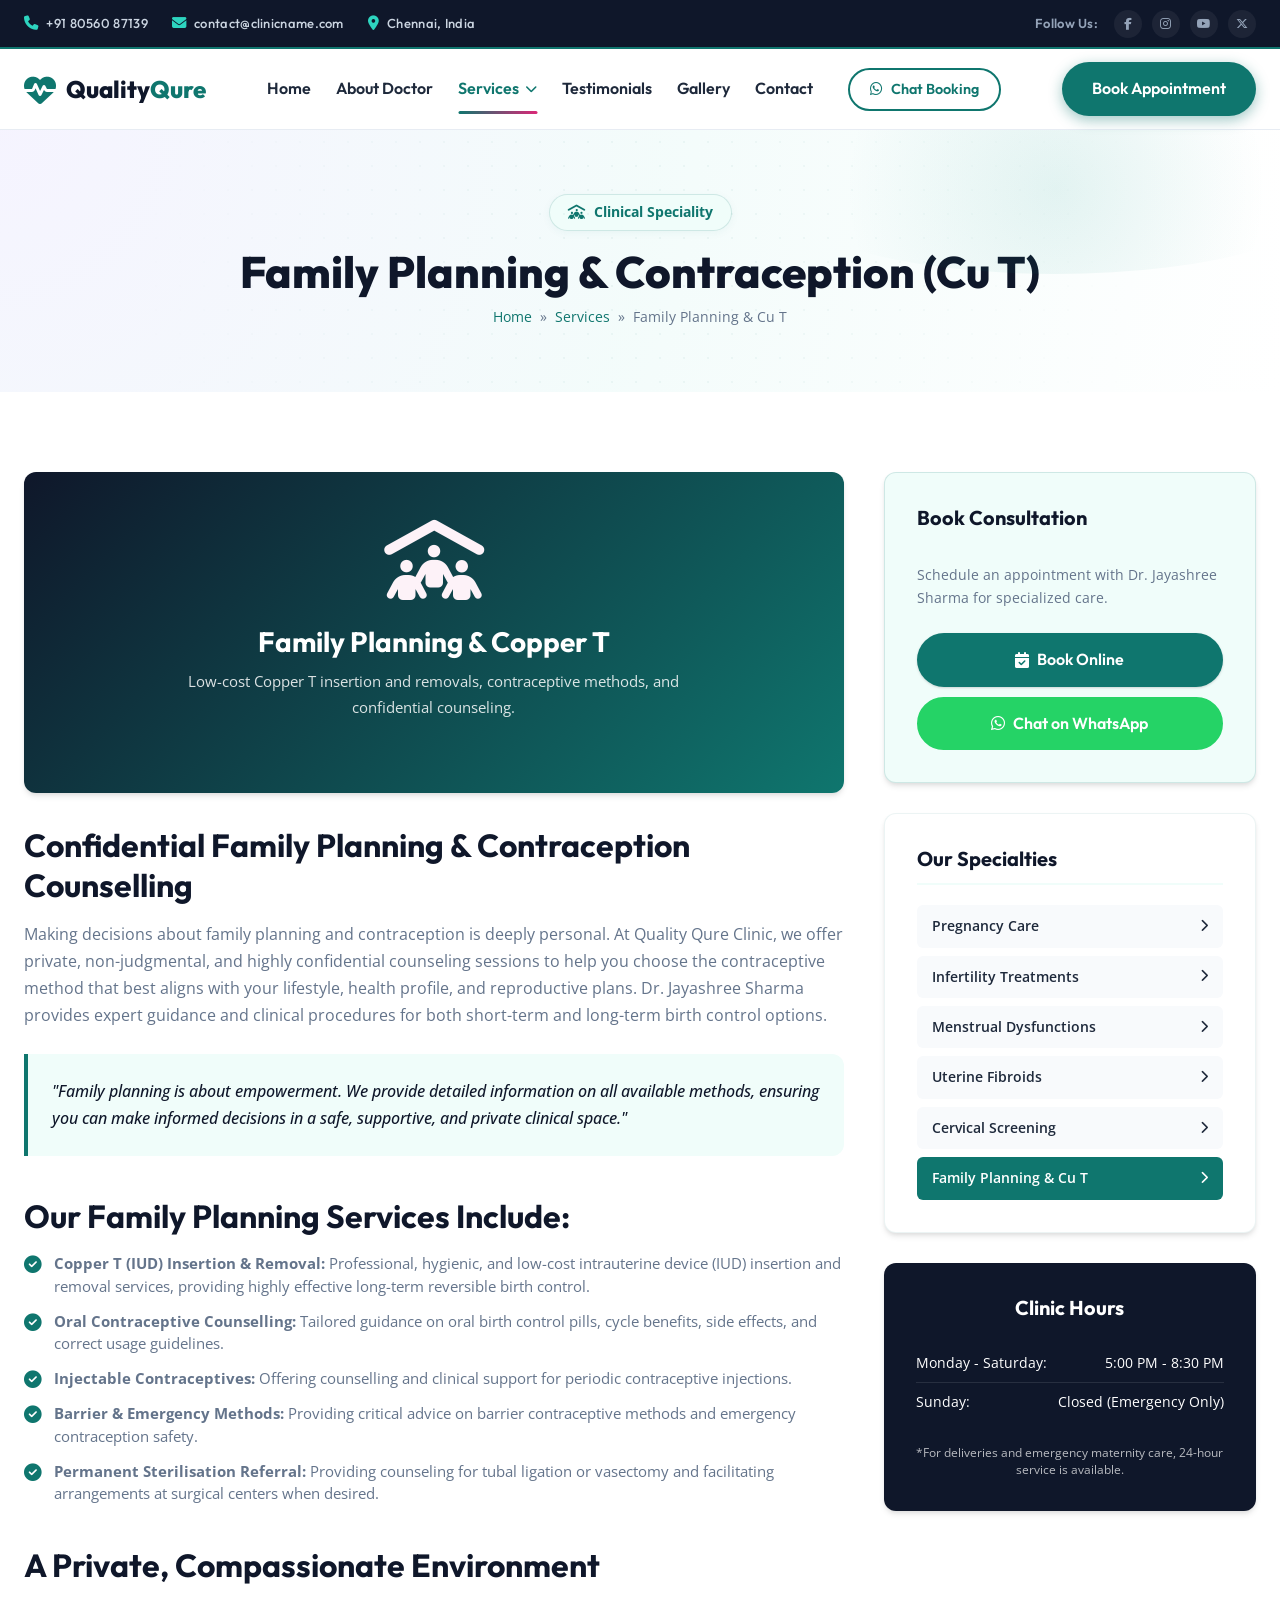
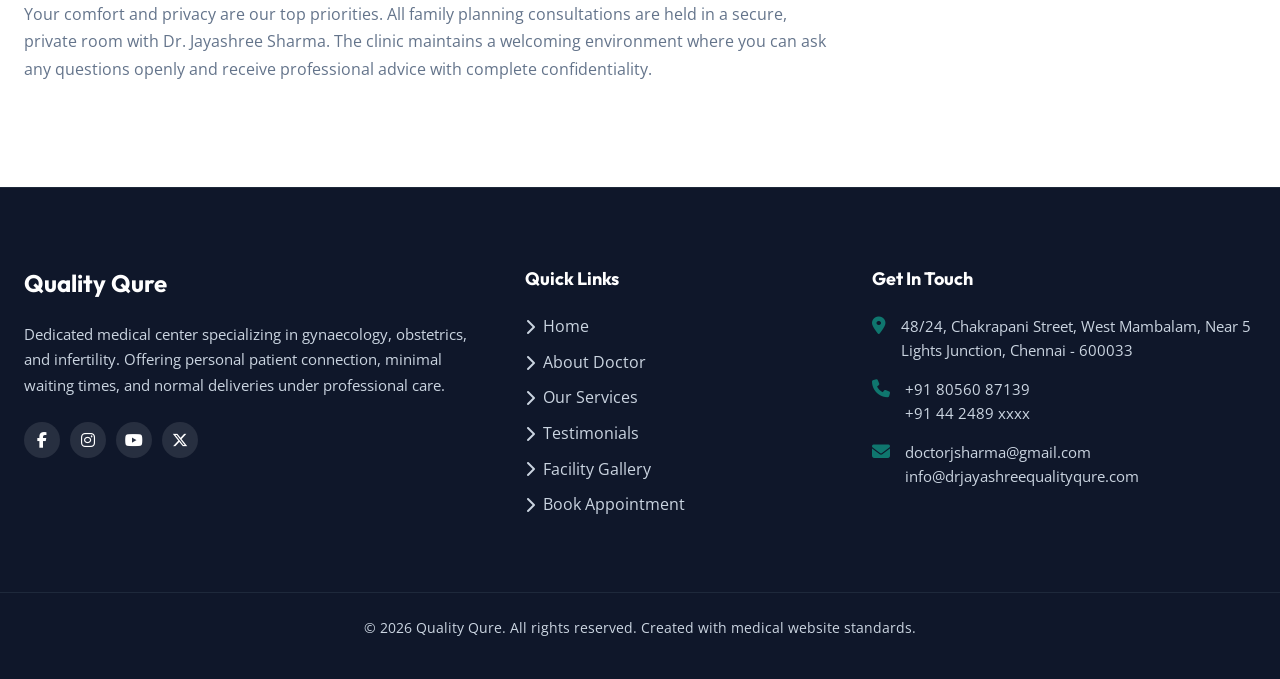
<file: family.html>
<!DOCTYPE html>
<html lang="en">
<head>
  <meta charset="UTF-8">
  <meta name="viewport" content="width=device-width, initial-scale=1.0">
  <meta name="description" content="Clinical family planning advice, contraception counseling, and professional Copper T (IUD) insertion and removal services by Dr. Jayashree Sharma.">
  <title>Family Planning & Contraception (Copper T) - Quality Qure Speciality Clinic</title>

  <!-- Google Fonts: Outfit (Headings) & Open Sans (Body) -->
  <link rel="preconnect" href="https://fonts.googleapis.com">
  <link rel="preconnect" href="https://fonts.gstatic.com" crossorigin>
  <link href="https://fonts.googleapis.com/css2?family=Open+Sans:ital,wght@0,300..800;1,300..800&family=Outfit:wght@100..900&display=swap" rel="stylesheet">

  <!-- FontAwesome Icons for modern aesthetic -->
  <link rel="stylesheet" href="https://cdnjs.cloudflare.com/ajax/libs/font-awesome/6.4.2/css/all.min.css">

  <!-- Custom Stylesheet -->
  <link rel="stylesheet" href="css/style.css">
</head>
<body>

  <!-- =========================================
       TOP CONTACT & SOCIAL BAR
       ========================================= -->
  <div class="top-bar">
    <div class="container top-bar-content">
      <ul class="top-bar-info">
        <li><i class="fa-solid fa-phone"></i> <a href="tel:+918056087139">+91 80560 87139</a></li>
        <li><i class="fa-solid fa-envelope"></i> <a href="mailto:contact@clinicname.com">contact@clinicname.com</a></li>
        <li><i class="fa-solid fa-location-dot"></i> <span>Chennai, India</span></li>
      </ul>
      <div class="top-bar-social">
        <span>Follow Us:</span>
        <div class="social-links">
          <a href="#" class="social-btn" aria-label="Facebook"><i class="fa-brands fa-facebook-f"></i></a>
          <a href="#" class="social-btn" aria-label="Instagram"><i class="fa-brands fa-instagram"></i></a>
          <a href="#" class="social-btn" aria-label="YouTube"><i class="fa-brands fa-youtube"></i></a>
          <a href="#" class="social-btn" aria-label="Twitter"><i class="fa-brands fa-x-twitter"></i></a>
        </div>
      </div>
    </div>
  </div>

  <!-- =========================================
       MAIN STICKY HEADER & NAVIGATION
       ========================================= -->
  <header class="main-header">
    <div class="container header-container">
      <a href="index.html" class="logo">
        <span class="logo-icon"><i class="fa-solid fa-heart-pulse"></i></span>
        <span class="logo-text">Quality<span>Qure</span></span>
      </a>

      <!-- Desktop Navigation Menu -->
      <nav class="nav-menu">
        <a href="index.html" class="nav-link">Home</a>
        <a href="about.html" class="nav-link">About Doctor</a>
        <div class="nav-item-dropdown">
          <a href="services.html" class="nav-link">Services <i class="fa-solid fa-chevron-down dropdown-arrow"></i></a>
          <ul class="dropdown-menu">
            <li><a href="pregnancy.html">Pregnancy Care</a></li>
            <li><a href="infertility.html">Infertility Treatments</a></li>
            <li><a href="menstrual.html">Menstrual Dysfunctions</a></li>
            <li><a href="fibroids.html">Uterine Fibroids</a></li>
            <li><a href="cervical.html">Cervical Cancer Screening</a></li>
            <li><a href="family.html">Family Planning & Cu T</a></li>
          </ul>
        </div>
        <a href="testimonials.html" class="nav-link">Testimonials</a>
        <a href="gallery.html" class="nav-link">Gallery</a>
        <a href="contact.html" class="nav-link">Contact</a>
        
        <!-- Easy Mobile Call Action -->
        <a href="https://wa.me/918056087139" target="_blank" class="btn btn-secondary" style="margin-left: 10px; padding: 0.5rem 1.25rem; font-size: 0.9rem;">
          <i class="fa-brands fa-whatsapp"></i> Chat Booking
        </a>
      </nav>

      <!-- CTA Appointment Button -->
      <a href="contact.html" class="btn btn-primary header-btn">Book Appointment</a>

      <!-- Hamburger Icon for Mobile Drawer -->
      <button class="hamburger" aria-label="Toggle Navigation Menu">
        <i class="fa-solid fa-bars"></i>
      </button>
    </div>
  </header>

  <main>
    <!-- =========================================
         PAGE HERO BANNER
         ========================================= -->
    <section class="hero" style="padding: 4rem 0; text-align: center;">
      <div class="container">
        <div class="hero-tag" style="margin-bottom: 1rem;">
          <i class="fa-solid fa-people-roof"></i> Clinical Speciality
        </div>
        <h1 class="hero-title" style="font-size: 2.75rem; margin-bottom: 0.5rem;">Family Planning & <span>Contraception (Cu T)</span></h1>
        <div style="font-size: 0.9rem; color: var(--text-muted);">
          <a href="index.html" style="color: var(--primary); text-decoration: none;">Home</a> &nbsp;&raquo;&nbsp; 
          <a href="services.html" style="color: var(--primary); text-decoration: none;">Services</a> &nbsp;&raquo;&nbsp; 
          <span>Family Planning & Cu T</span>
        </div>
      </div>
    </section>

    <!-- =========================================
         SERVICE DETAIL SECTION
         ========================================= -->
    <section class="section-padding" style="background-color: var(--bg-white);">
      <div class="container">
        <div class="service-details-layout">
          <!-- Main Content Column -->
          <div class="service-main-content">
            <div style="background: linear-gradient(135deg, var(--primary-dark) 0%, var(--primary) 100%); color: white; border-radius: var(--radius-md); padding: 3rem 2rem; display: flex; flex-direction: column; align-items: center; justify-content: center; min-height: 250px; text-align: center; margin-bottom: 2rem; box-shadow: var(--shadow-md);">
              <i class="fa-solid fa-people-roof" style="font-size: 5rem; margin-bottom: 1.5rem; color: var(--accent-light);"></i>
              <h3 style="color: white; font-size: 1.75rem; font-weight: 700; margin: 0;">Family Planning & Copper T</h3>
              <p style="color: rgba(255, 255, 255, 0.85); font-size: 0.95rem; margin-top: 10px; max-width: 500px;">
                Low-cost Copper T insertion and removals, contraceptive methods, and confidential counseling.
              </p>
            </div>
            
            <h2>Confidential Family Planning & Contraception Counselling</h2>
            <p>
              Making decisions about family planning and contraception is deeply personal. At Quality Qure Clinic, we offer private, non-judgmental, and highly confidential counseling sessions to help you choose the contraceptive method that best aligns with your lifestyle, health profile, and reproductive plans. Dr. Jayashree Sharma provides expert guidance and clinical procedures for both short-term and long-term birth control options.
            </p>
            
            <div class="service-highlight-box">
              <p>
                "Family planning is about empowerment. We provide detailed information on all available methods, ensuring you can make informed decisions in a safe, supportive, and private clinical space."
              </p>
            </div>

            <h2>Our Family Planning Services Include:</h2>
            <ul class="service-list-styled">
              <li>
                <i class="fa-solid fa-circle-check"></i>
                <strong>Copper T (IUD) Insertion & Removal:</strong> Professional, hygienic, and low-cost intrauterine device (IUD) insertion and removal services, providing highly effective long-term reversible birth control.
              </li>
              <li>
                <i class="fa-solid fa-circle-check"></i>
                <strong>Oral Contraceptive Counselling:</strong> Tailored guidance on oral birth control pills, cycle benefits, side effects, and correct usage guidelines.
              </li>
              <li>
                <i class="fa-solid fa-circle-check"></i>
                <strong>Injectable Contraceptives:</strong> Offering counselling and clinical support for periodic contraceptive injections.
              </li>
              <li>
                <i class="fa-solid fa-circle-check"></i>
                <strong>Barrier & Emergency Methods:</strong> Providing critical advice on barrier contraceptive methods and emergency contraception safety.
              </li>
              <li>
                <i class="fa-solid fa-circle-check"></i>
                <strong>Permanent Sterilisation Referral:</strong> Providing counseling for tubal ligation or vasectomy and facilitating arrangements at surgical centers when desired.
              </li>
            </ul>

            <h2>A Private, Compassionate Environment</h2>
            <p>
              Your comfort and privacy are our top priorities. All family planning consultations are held in a secure, private room with Dr. Jayashree Sharma. The clinic maintains a welcoming environment where you can ask any questions openly and receive professional advice with complete confidentiality.
            </p>
          </div>

          <!-- Sidebar Column -->
          <aside class="service-sidebar">
            <!-- Sidebar Card: Quick Booking -->
            <div class="sidebar-card" style="background-color: var(--primary-light); border: 1px solid rgba(15,118,110,0.15);">
              <h3>Book Consultation</h3>
              <p style="font-size: 0.875rem; color: var(--text-muted); margin-bottom: 1.5rem;">
                Schedule an appointment with Dr. Jayashree Sharma for specialized care.
              </p>
              <a href="contact.html" class="btn btn-primary" style="width: 100%; text-align: center; justify-content: center; box-shadow: var(--shadow-sm);">
                <i class="fa-solid fa-calendar-check"></i> Book Online
              </a>
              <a href="https://wa.me/918056087139" target="_blank" class="btn btn-secondary" style="width: 100%; text-align: center; justify-content: center; margin-top: 10px; background-color: #25d366; color: white; border-color: #25d366;">
                <i class="fa-brands fa-whatsapp"></i> Chat on WhatsApp
              </a>
            </div>

            <!-- Sidebar Card: Other Services -->
            <div class="sidebar-card">
              <h3>Our Specialties</h3>
              <ul class="sidebar-services-list">
                <li><a href="pregnancy.html">Pregnancy Care <i class="fa-solid fa-chevron-right"></i></a></li>
                <li><a href="infertility.html">Infertility Treatments <i class="fa-solid fa-chevron-right"></i></a></li>
                <li><a href="menstrual.html">Menstrual Dysfunctions <i class="fa-solid fa-chevron-right"></i></a></li>
                <li><a href="fibroids.html">Uterine Fibroids <i class="fa-solid fa-chevron-right"></i></a></li>
                <li><a href="cervical.html">Cervical Screening <i class="fa-solid fa-chevron-right"></i></a></li>
                <li class="active"><a href="family.html">Family Planning & Cu T <i class="fa-solid fa-chevron-right"></i></a></li>
              </ul>
            </div>

            <!-- Sidebar Card: Clinic Timings -->
            <div class="sidebar-timing-box">
              <h3>Clinic Hours</h3>
              <ul class="sidebar-timing-list">
                <li><span>Monday - Saturday:</span> <span>5:00 PM - 8:30 PM</span></li>
                <li><span>Sunday:</span> <span>Closed (Emergency Only)</span></li>
              </ul>
              <p style="font-size: 0.75rem; color: rgba(255,255,255,0.7); margin: 0; line-height: 1.4;">
                *For deliveries and emergency maternity care, 24-hour service is available.
              </p>
            </div>
          </aside>
        </div>
      </div>
    </section>
  </main>

  <!-- =========================================
       FOOTER SECTION
       ========================================= -->
  <footer class="footer">
    <div class="container footer-grid">
      <!-- Widget 1: Brand Info -->
      <div class="footer-widget-about">
        <h3>Quality Qure</h3>
        <p>
          Dedicated medical center specializing in gynaecology, obstetrics, and infertility. Offering personal patient connection, minimal waiting times, and normal deliveries under professional care.
        </p>
        <div class="social-links">
          <a href="#" class="social-btn" aria-label="Facebook"><i class="fa-brands fa-facebook-f"></i></a>
          <a href="#" class="social-btn" aria-label="Instagram"><i class="fa-brands fa-instagram"></i></a>
          <a href="#" class="social-btn" aria-label="YouTube"><i class="fa-brands fa-youtube"></i></a>
          <a href="#" class="social-btn" aria-label="Twitter"><i class="fa-brands fa-x-twitter"></i></a>
        </div>
      </div>

      <!-- Widget 2: Navigation Links -->
      <div class="footer-widget-links">
        <h4>Quick Links</h4>
        <ul class="footer-links-list">
          <li><a href="index.html"><i class="fa-solid fa-chevron-right"></i> Home</a></li>
          <li><a href="about.html"><i class="fa-solid fa-chevron-right"></i> About Doctor</a></li>
          <li><a href="services.html"><i class="fa-solid fa-chevron-right"></i> Our Services</a></li>
          <li><a href="testimonials.html"><i class="fa-solid fa-chevron-right"></i> Testimonials</a></li>
          <li><a href="gallery.html"><i class="fa-solid fa-chevron-right"></i> Facility Gallery</a></li>
          <li><a href="contact.html"><i class="fa-solid fa-chevron-right"></i> Book Appointment</a></li>
        </ul>
      </div>

      <!-- Widget 3: Contact Details -->
      <div class="footer-widget-contact">
        <h4>Get In Touch</h4>
        <ul class="footer-contact-list">
          <li>
            <i class="fa-solid fa-location-dot"></i>
            <span>48/24, Chakrapani Street, West Mambalam, Near 5 Lights Junction, Chennai - 600033</span>
          </li>
          <li>
            <i class="fa-solid fa-phone"></i>
            <span>+91 80560 87139 <br> +91 44 2489 xxxx</span>
          </li>
          <li>
            <i class="fa-solid fa-envelope"></i>
            <span>doctorjsharma@gmail.com<br>info@drjayashreequalityqure.com</span>
          </li>
        </ul>
      </div>
    </div>

    <!-- Copyright Bar -->
    <div class="footer-bottom">
      <div class="container">
        <p>&copy; 2026 Quality Qure. All rights reserved. Created with medical website standards.</p>
      </div>
    </div>
  </footer>

  <!-- Link Custom Script -->
  <script src="js/script.js"></script>
</body>
</html>
</file>
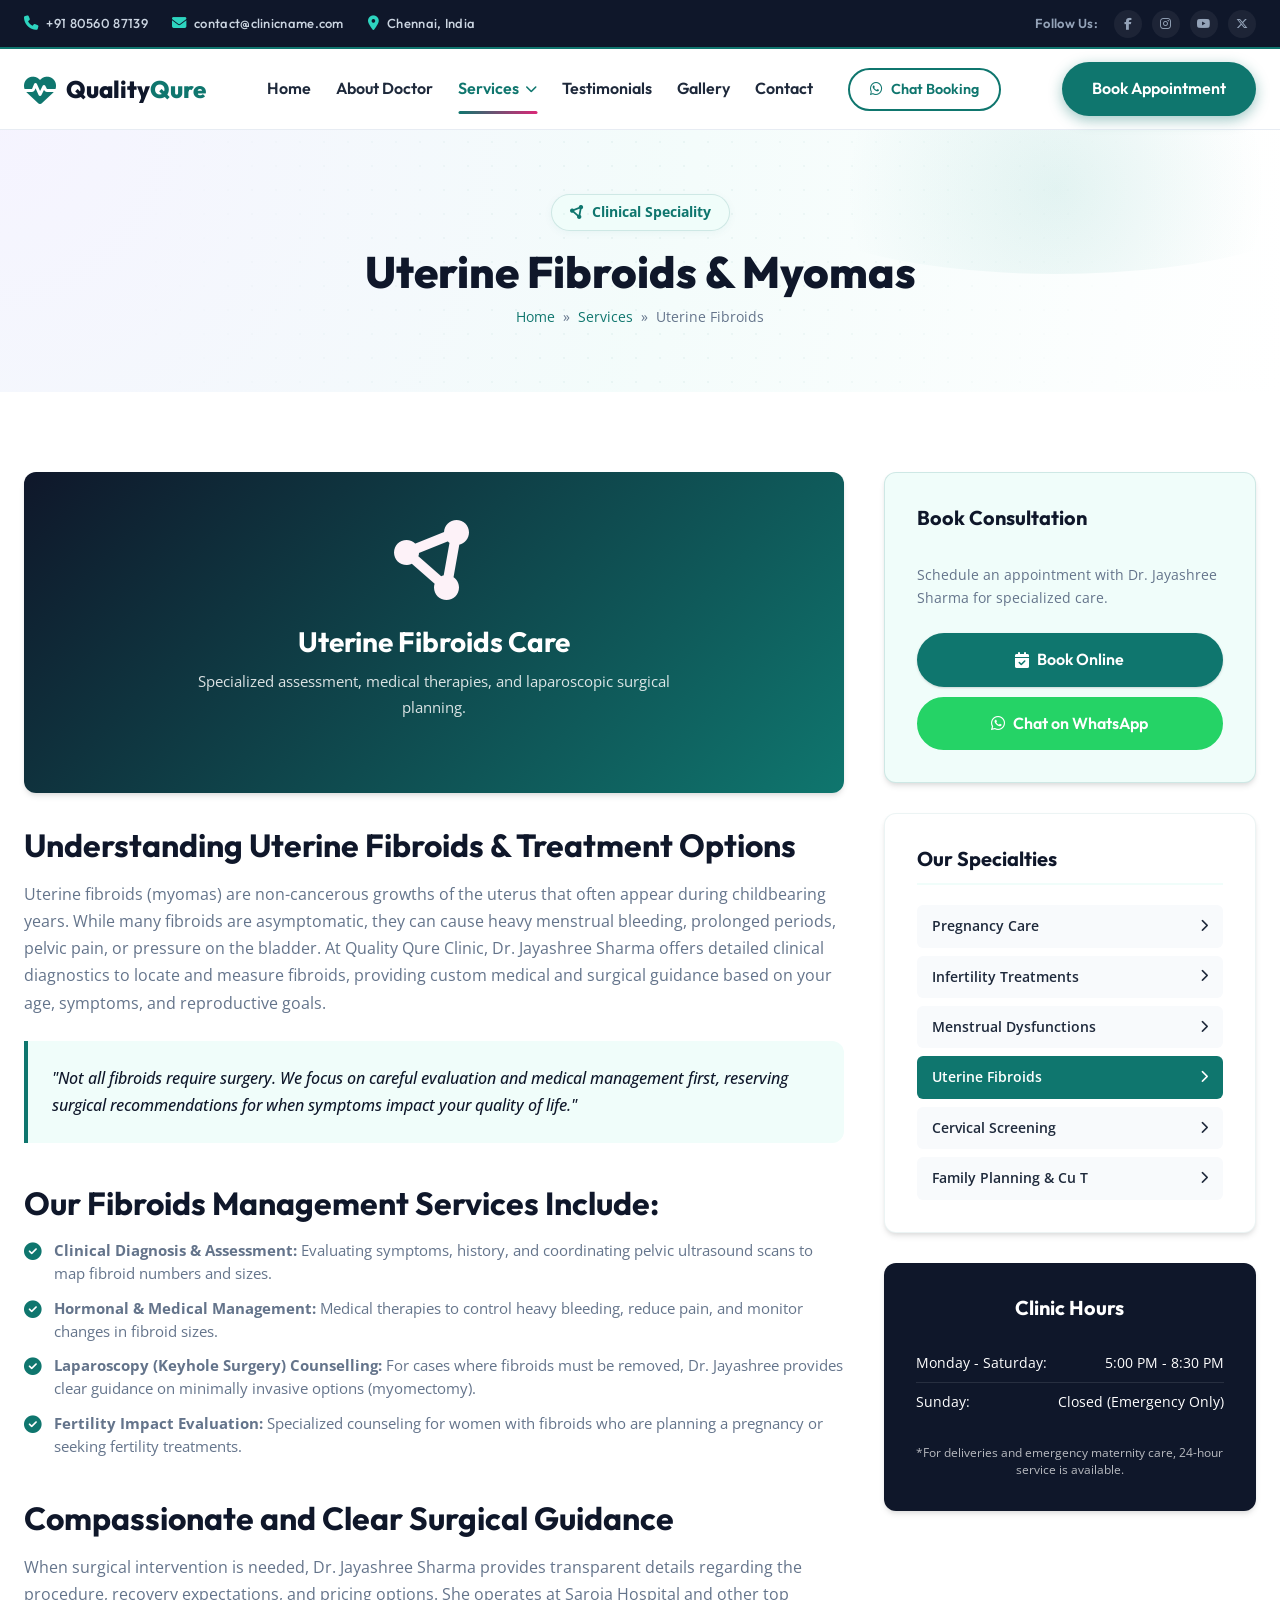
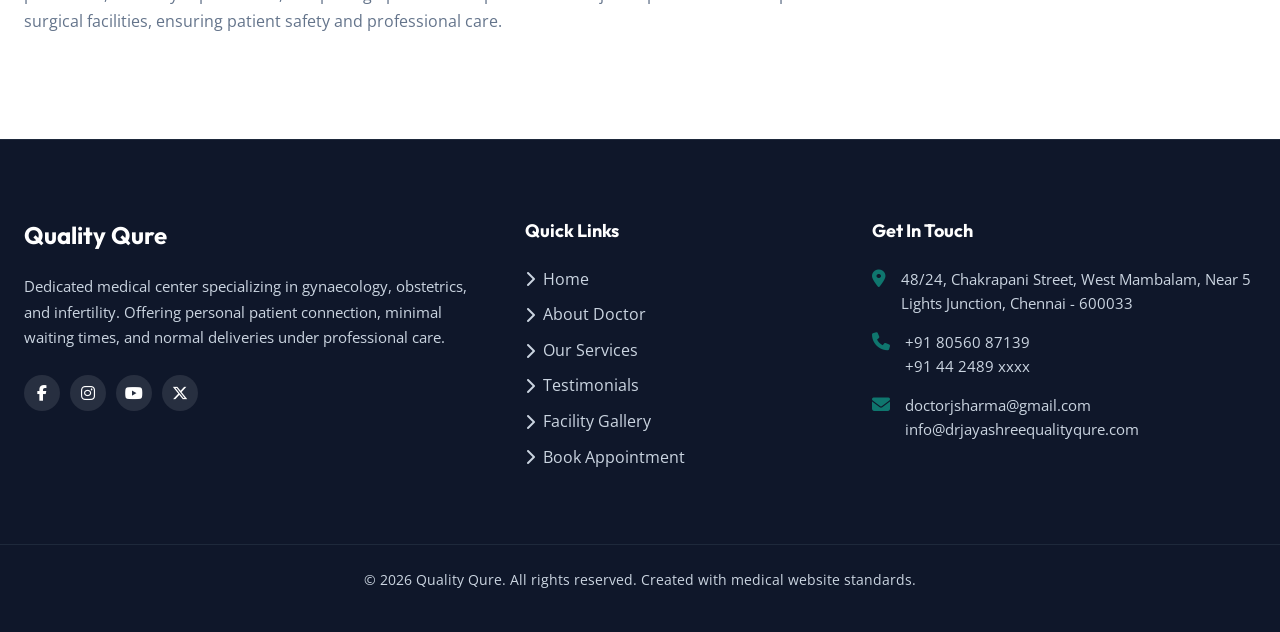
<file: fibroids.html>
<!DOCTYPE html>
<html lang="en">
<head>
  <meta charset="UTF-8">
  <meta name="viewport" content="width=device-width, initial-scale=1.0">
  <meta name="description" content="Accurate diagnosis and personalized management for uterine fibroids. Explore medical treatments and minimally invasive laparoscopic options with Dr. Jayashree Sharma.">
  <title>Uterine Fibroids Management - Quality Qure Speciality Clinic</title>

  <!-- Google Fonts: Outfit (Headings) & Open Sans (Body) -->
  <link rel="preconnect" href="https://fonts.googleapis.com">
  <link rel="preconnect" href="https://fonts.gstatic.com" crossorigin>
  <link href="https://fonts.googleapis.com/css2?family=Open+Sans:ital,wght@0,300..800;1,300..800&family=Outfit:wght@100..900&display=swap" rel="stylesheet">

  <!-- FontAwesome Icons for modern aesthetic -->
  <link rel="stylesheet" href="https://cdnjs.cloudflare.com/ajax/libs/font-awesome/6.4.2/css/all.min.css">

  <!-- Custom Stylesheet -->
  <link rel="stylesheet" href="css/style.css">
</head>
<body>

  <!-- =========================================
       TOP CONTACT & SOCIAL BAR
       ========================================= -->
  <div class="top-bar">
    <div class="container top-bar-content">
      <ul class="top-bar-info">
        <li><i class="fa-solid fa-phone"></i> <a href="tel:+918056087139">+91 80560 87139</a></li>
        <li><i class="fa-solid fa-envelope"></i> <a href="mailto:contact@clinicname.com">contact@clinicname.com</a></li>
        <li><i class="fa-solid fa-location-dot"></i> <span>Chennai, India</span></li>
      </ul>
      <div class="top-bar-social">
        <span>Follow Us:</span>
        <div class="social-links">
          <a href="#" class="social-btn" aria-label="Facebook"><i class="fa-brands fa-facebook-f"></i></a>
          <a href="#" class="social-btn" aria-label="Instagram"><i class="fa-brands fa-instagram"></i></a>
          <a href="#" class="social-btn" aria-label="YouTube"><i class="fa-brands fa-youtube"></i></a>
          <a href="#" class="social-btn" aria-label="Twitter"><i class="fa-brands fa-x-twitter"></i></a>
        </div>
      </div>
    </div>
  </div>

  <!-- =========================================
       MAIN STICKY HEADER & NAVIGATION
       ========================================= -->
  <header class="main-header">
    <div class="container header-container">
      <a href="index.html" class="logo">
        <span class="logo-icon"><i class="fa-solid fa-heart-pulse"></i></span>
        <span class="logo-text">Quality<span>Qure</span></span>
      </a>

      <!-- Desktop Navigation Menu -->
      <nav class="nav-menu">
        <a href="index.html" class="nav-link">Home</a>
        <a href="about.html" class="nav-link">About Doctor</a>
        <div class="nav-item-dropdown">
          <a href="services.html" class="nav-link">Services <i class="fa-solid fa-chevron-down dropdown-arrow"></i></a>
          <ul class="dropdown-menu">
            <li><a href="pregnancy.html">Pregnancy Care</a></li>
            <li><a href="infertility.html">Infertility Treatments</a></li>
            <li><a href="menstrual.html">Menstrual Dysfunctions</a></li>
            <li><a href="fibroids.html">Uterine Fibroids</a></li>
            <li><a href="cervical.html">Cervical Cancer Screening</a></li>
            <li><a href="family.html">Family Planning & Cu T</a></li>
          </ul>
        </div>
        <a href="testimonials.html" class="nav-link">Testimonials</a>
        <a href="gallery.html" class="nav-link">Gallery</a>
        <a href="contact.html" class="nav-link">Contact</a>
        
        <!-- Easy Mobile Call Action -->
        <a href="https://wa.me/918056087139" target="_blank" class="btn btn-secondary" style="margin-left: 10px; padding: 0.5rem 1.25rem; font-size: 0.9rem;">
          <i class="fa-brands fa-whatsapp"></i> Chat Booking
        </a>
      </nav>

      <!-- CTA Appointment Button -->
      <a href="contact.html" class="btn btn-primary header-btn">Book Appointment</a>

      <!-- Hamburger Icon for Mobile Drawer -->
      <button class="hamburger" aria-label="Toggle Navigation Menu">
        <i class="fa-solid fa-bars"></i>
      </button>
    </div>
  </header>

  <main>
    <!-- =========================================
         PAGE HERO BANNER
         ========================================= -->
    <section class="hero" style="padding: 4rem 0; text-align: center;">
      <div class="container">
        <div class="hero-tag" style="margin-bottom: 1rem;">
          <i class="fa-solid fa-circle-nodes"></i> Clinical Speciality
        </div>
        <h1 class="hero-title" style="font-size: 2.75rem; margin-bottom: 0.5rem;">Uterine Fibroids & <span>Myomas</span></h1>
        <div style="font-size: 0.9rem; color: var(--text-muted);">
          <a href="index.html" style="color: var(--primary); text-decoration: none;">Home</a> &nbsp;&raquo;&nbsp; 
          <a href="services.html" style="color: var(--primary); text-decoration: none;">Services</a> &nbsp;&raquo;&nbsp; 
          <span>Uterine Fibroids</span>
        </div>
      </div>
    </section>

    <!-- =========================================
         SERVICE DETAIL SECTION
         ========================================= -->
    <section class="section-padding" style="background-color: var(--bg-white);">
      <div class="container">
        <div class="service-details-layout">
          <!-- Main Content Column -->
          <div class="service-main-content">
            <div style="background: linear-gradient(135deg, var(--primary-dark) 0%, var(--primary) 100%); color: white; border-radius: var(--radius-md); padding: 3rem 2rem; display: flex; flex-direction: column; align-items: center; justify-content: center; min-height: 250px; text-align: center; margin-bottom: 2rem; box-shadow: var(--shadow-md);">
              <i class="fa-solid fa-circle-nodes" style="font-size: 5rem; margin-bottom: 1.5rem; color: var(--accent-light);"></i>
              <h3 style="color: white; font-size: 1.75rem; font-weight: 700; margin: 0;">Uterine Fibroids Care</h3>
              <p style="color: rgba(255, 255, 255, 0.85); font-size: 0.95rem; margin-top: 10px; max-width: 500px;">
                Specialized assessment, medical therapies, and laparoscopic surgical planning.
              </p>
            </div>
            
            <h2>Understanding Uterine Fibroids & Treatment Options</h2>
            <p>
              Uterine fibroids (myomas) are non-cancerous growths of the uterus that often appear during childbearing years. While many fibroids are asymptomatic, they can cause heavy menstrual bleeding, prolonged periods, pelvic pain, or pressure on the bladder. At Quality Qure Clinic, Dr. Jayashree Sharma offers detailed clinical diagnostics to locate and measure fibroids, providing custom medical and surgical guidance based on your age, symptoms, and reproductive goals.
            </p>
            
            <div class="service-highlight-box">
              <p>
                "Not all fibroids require surgery. We focus on careful evaluation and medical management first, reserving surgical recommendations for when symptoms impact your quality of life."
              </p>
            </div>

            <h2>Our Fibroids Management Services Include:</h2>
            <ul class="service-list-styled">
              <li>
                <i class="fa-solid fa-circle-check"></i>
                <strong>Clinical Diagnosis & Assessment:</strong> Evaluating symptoms, history, and coordinating pelvic ultrasound scans to map fibroid numbers and sizes.
              </li>
              <li>
                <i class="fa-solid fa-circle-check"></i>
                <strong>Hormonal & Medical Management:</strong> Medical therapies to control heavy bleeding, reduce pain, and monitor changes in fibroid sizes.
              </li>
              <li>
                <i class="fa-solid fa-circle-check"></i>
                <strong>Laparoscopy (Keyhole Surgery) Counselling:</strong> For cases where fibroids must be removed, Dr. Jayashree provides clear guidance on minimally invasive options (myomectomy).
              </li>
              <li>
                <i class="fa-solid fa-circle-check"></i>
                <strong>Fertility Impact Evaluation:</strong> Specialized counseling for women with fibroids who are planning a pregnancy or seeking fertility treatments.
              </li>
            </ul>

            <h2>Compassionate and Clear Surgical Guidance</h2>
            <p>
              When surgical intervention is needed, Dr. Jayashree Sharma provides transparent details regarding the procedure, recovery expectations, and pricing options. She operates at Saroja Hospital and other top surgical facilities, ensuring patient safety and professional care.
            </p>
          </div>

          <!-- Sidebar Column -->
          <aside class="service-sidebar">
            <!-- Sidebar Card: Quick Booking -->
            <div class="sidebar-card" style="background-color: var(--primary-light); border: 1px solid rgba(15,118,110,0.15);">
              <h3>Book Consultation</h3>
              <p style="font-size: 0.875rem; color: var(--text-muted); margin-bottom: 1.5rem;">
                Schedule an appointment with Dr. Jayashree Sharma for specialized care.
              </p>
              <a href="contact.html" class="btn btn-primary" style="width: 100%; text-align: center; justify-content: center; box-shadow: var(--shadow-sm);">
                <i class="fa-solid fa-calendar-check"></i> Book Online
              </a>
              <a href="https://wa.me/918056087139" target="_blank" class="btn btn-secondary" style="width: 100%; text-align: center; justify-content: center; margin-top: 10px; background-color: #25d366; color: white; border-color: #25d366;">
                <i class="fa-brands fa-whatsapp"></i> Chat on WhatsApp
              </a>
            </div>

            <!-- Sidebar Card: Other Services -->
            <div class="sidebar-card">
              <h3>Our Specialties</h3>
              <ul class="sidebar-services-list">
                <li><a href="pregnancy.html">Pregnancy Care <i class="fa-solid fa-chevron-right"></i></a></li>
                <li><a href="infertility.html">Infertility Treatments <i class="fa-solid fa-chevron-right"></i></a></li>
                <li><a href="menstrual.html">Menstrual Dysfunctions <i class="fa-solid fa-chevron-right"></i></a></li>
                <li class="active"><a href="fibroids.html">Uterine Fibroids <i class="fa-solid fa-chevron-right"></i></a></li>
                <li><a href="cervical.html">Cervical Screening <i class="fa-solid fa-chevron-right"></i></a></li>
                <li><a href="family.html">Family Planning & Cu T <i class="fa-solid fa-chevron-right"></i></a></li>
              </ul>
            </div>

            <!-- Sidebar Card: Clinic Timings -->
            <div class="sidebar-timing-box">
              <h3>Clinic Hours</h3>
              <ul class="sidebar-timing-list">
                <li><span>Monday - Saturday:</span> <span>5:00 PM - 8:30 PM</span></li>
                <li><span>Sunday:</span> <span>Closed (Emergency Only)</span></li>
              </ul>
              <p style="font-size: 0.75rem; color: rgba(255,255,255,0.7); margin: 0; line-height: 1.4;">
                *For deliveries and emergency maternity care, 24-hour service is available.
              </p>
            </div>
          </aside>
        </div>
      </div>
    </section>
  </main>

  <!-- =========================================
       FOOTER SECTION
       ========================================= -->
  <footer class="footer">
    <div class="container footer-grid">
      <!-- Widget 1: Brand Info -->
      <div class="footer-widget-about">
        <h3>Quality Qure</h3>
        <p>
          Dedicated medical center specializing in gynaecology, obstetrics, and infertility. Offering personal patient connection, minimal waiting times, and normal deliveries under professional care.
        </p>
        <div class="social-links">
          <a href="#" class="social-btn" aria-label="Facebook"><i class="fa-brands fa-facebook-f"></i></a>
          <a href="#" class="social-btn" aria-label="Instagram"><i class="fa-brands fa-instagram"></i></a>
          <a href="#" class="social-btn" aria-label="YouTube"><i class="fa-brands fa-youtube"></i></a>
          <a href="#" class="social-btn" aria-label="Twitter"><i class="fa-brands fa-x-twitter"></i></a>
        </div>
      </div>

      <!-- Widget 2: Navigation Links -->
      <div class="footer-widget-links">
        <h4>Quick Links</h4>
        <ul class="footer-links-list">
          <li><a href="index.html"><i class="fa-solid fa-chevron-right"></i> Home</a></li>
          <li><a href="about.html"><i class="fa-solid fa-chevron-right"></i> About Doctor</a></li>
          <li><a href="services.html"><i class="fa-solid fa-chevron-right"></i> Our Services</a></li>
          <li><a href="testimonials.html"><i class="fa-solid fa-chevron-right"></i> Testimonials</a></li>
          <li><a href="gallery.html"><i class="fa-solid fa-chevron-right"></i> Facility Gallery</a></li>
          <li><a href="contact.html"><i class="fa-solid fa-chevron-right"></i> Book Appointment</a></li>
        </ul>
      </div>

      <!-- Widget 3: Contact Details -->
      <div class="footer-widget-contact">
        <h4>Get In Touch</h4>
        <ul class="footer-contact-list">
          <li>
            <i class="fa-solid fa-location-dot"></i>
            <span>48/24, Chakrapani Street, West Mambalam, Near 5 Lights Junction, Chennai - 600033</span>
          </li>
          <li>
            <i class="fa-solid fa-phone"></i>
            <span>+91 80560 87139 <br> +91 44 2489 xxxx</span>
          </li>
          <li>
            <i class="fa-solid fa-envelope"></i>
            <span>doctorjsharma@gmail.com<br>info@drjayashreequalityqure.com</span>
          </li>
        </ul>
      </div>
    </div>

    <!-- Copyright Bar -->
    <div class="footer-bottom">
      <div class="container">
        <p>&copy; 2026 Quality Qure. All rights reserved. Created with medical website standards.</p>
      </div>
    </div>
  </footer>

  <!-- Link Custom Script -->
  <script src="js/script.js"></script>
</body>
</html>
</file>
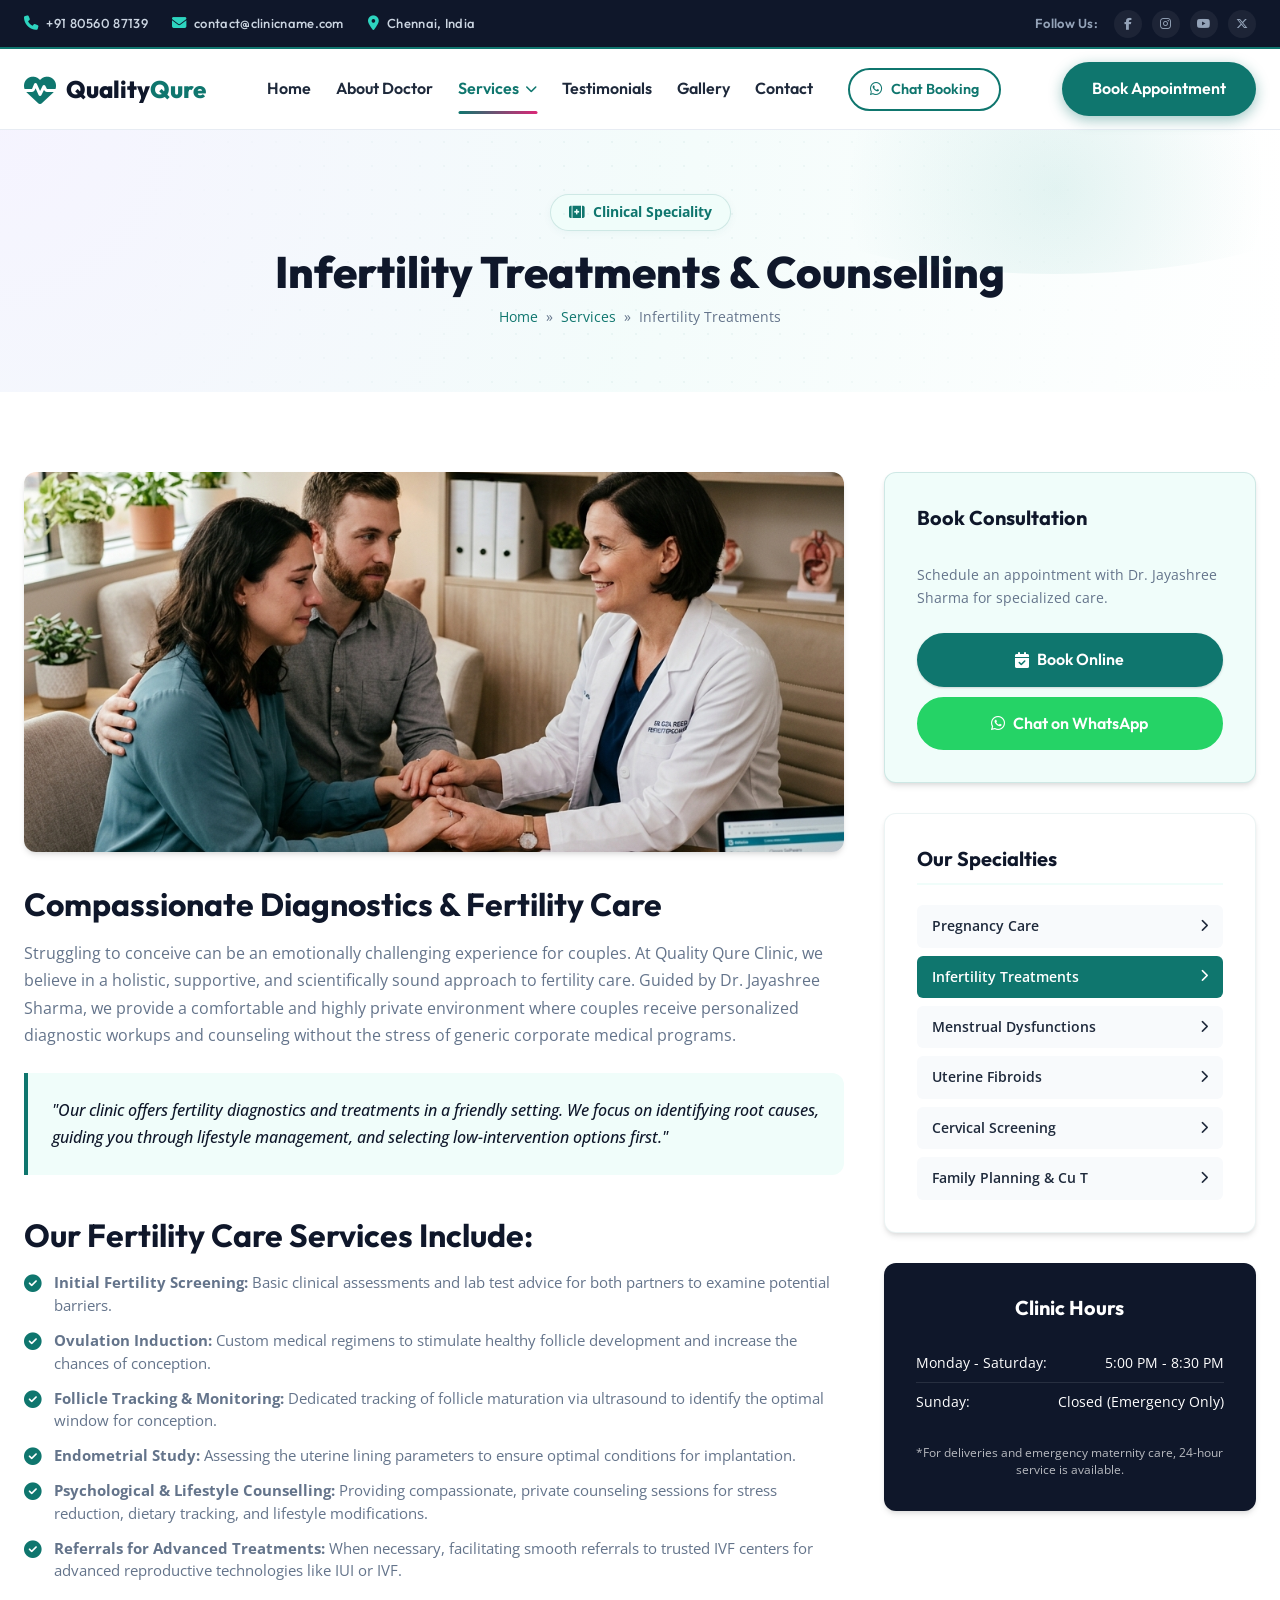
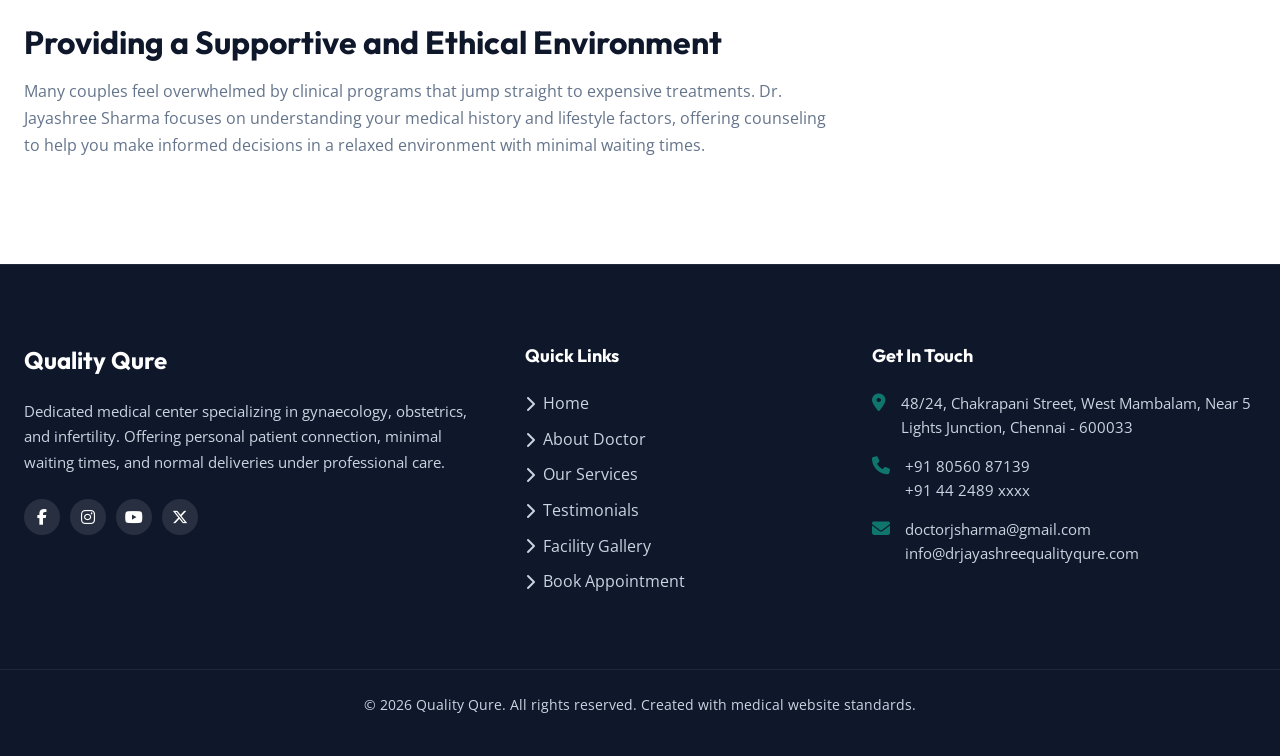
<file: infertility.html>
<!DOCTYPE html>
<html lang="en">
<head>
  <meta charset="UTF-8">
  <meta name="viewport" content="width=device-width, initial-scale=1.0">
  <meta name="description" content="Specialized fertility diagnostics, ovulation induction, follicle tracking, and compassionate counselling for couples seeking reproductive support by Dr. Jayashree Sharma.">
  <title>Infertility Treatments & Counselling - Quality Qure Speciality Clinic</title>

  <!-- Google Fonts: Outfit (Headings) & Open Sans (Body) -->
  <link rel="preconnect" href="https://fonts.googleapis.com">
  <link rel="preconnect" href="https://fonts.gstatic.com" crossorigin>
  <link href="https://fonts.googleapis.com/css2?family=Open+Sans:ital,wght@0,300..800;1,300..800&family=Outfit:wght@100..900&display=swap" rel="stylesheet">

  <!-- FontAwesome Icons for modern aesthetic -->
  <link rel="stylesheet" href="https://cdnjs.cloudflare.com/ajax/libs/font-awesome/6.4.2/css/all.min.css">

  <!-- Custom Stylesheet -->
  <link rel="stylesheet" href="css/style.css">
</head>
<body>

  <!-- =========================================
       TOP CONTACT & SOCIAL BAR
       ========================================= -->
  <div class="top-bar">
    <div class="container top-bar-content">
      <ul class="top-bar-info">
        <li><i class="fa-solid fa-phone"></i> <a href="tel:+918056087139">+91 80560 87139</a></li>
        <li><i class="fa-solid fa-envelope"></i> <a href="mailto:contact@clinicname.com">contact@clinicname.com</a></li>
        <li><i class="fa-solid fa-location-dot"></i> <span>Chennai, India</span></li>
      </ul>
      <div class="top-bar-social">
        <span>Follow Us:</span>
        <div class="social-links">
          <a href="#" class="social-btn" aria-label="Facebook"><i class="fa-brands fa-facebook-f"></i></a>
          <a href="#" class="social-btn" aria-label="Instagram"><i class="fa-brands fa-instagram"></i></a>
          <a href="#" class="social-btn" aria-label="YouTube"><i class="fa-brands fa-youtube"></i></a>
          <a href="#" class="social-btn" aria-label="Twitter"><i class="fa-brands fa-x-twitter"></i></a>
        </div>
      </div>
    </div>
  </div>

  <!-- =========================================
       MAIN STICKY HEADER & NAVIGATION
       ========================================= -->
  <header class="main-header">
    <div class="container header-container">
      <a href="index.html" class="logo">
        <span class="logo-icon"><i class="fa-solid fa-heart-pulse"></i></span>
        <span class="logo-text">Quality<span>Qure</span></span>
      </a>

      <!-- Desktop Navigation Menu -->
      <nav class="nav-menu">
        <a href="index.html" class="nav-link">Home</a>
        <a href="about.html" class="nav-link">About Doctor</a>
        <div class="nav-item-dropdown">
          <a href="services.html" class="nav-link">Services <i class="fa-solid fa-chevron-down dropdown-arrow"></i></a>
          <ul class="dropdown-menu">
            <li><a href="pregnancy.html">Pregnancy Care</a></li>
            <li><a href="infertility.html">Infertility Treatments</a></li>
            <li><a href="menstrual.html">Menstrual Dysfunctions</a></li>
            <li><a href="fibroids.html">Uterine Fibroids</a></li>
            <li><a href="cervical.html">Cervical Cancer Screening</a></li>
            <li><a href="family.html">Family Planning & Cu T</a></li>
          </ul>
        </div>
        <a href="testimonials.html" class="nav-link">Testimonials</a>
        <a href="gallery.html" class="nav-link">Gallery</a>
        <a href="contact.html" class="nav-link">Contact</a>
        
        <!-- Easy Mobile Call Action -->
        <a href="https://wa.me/918056087139" target="_blank" class="btn btn-secondary" style="margin-left: 10px; padding: 0.5rem 1.25rem; font-size: 0.9rem;">
          <i class="fa-brands fa-whatsapp"></i> Chat Booking
        </a>
      </nav>

      <!-- CTA Appointment Button -->
      <a href="contact.html" class="btn btn-primary header-btn">Book Appointment</a>

      <!-- Hamburger Icon for Mobile Drawer -->
      <button class="hamburger" aria-label="Toggle Navigation Menu">
        <i class="fa-solid fa-bars"></i>
      </button>
    </div>
  </header>

  <main>
    <!-- =========================================
         PAGE HERO BANNER
         ========================================= -->
    <section class="hero" style="padding: 4rem 0; text-align: center;">
      <div class="container">
        <div class="hero-tag" style="margin-bottom: 1rem;">
          <i class="fa-solid fa-kit-medical"></i> Clinical Speciality
        </div>
        <h1 class="hero-title" style="font-size: 2.75rem; margin-bottom: 0.5rem;">Infertility Treatments & <span>Counselling</span></h1>
        <div style="font-size: 0.9rem; color: var(--text-muted);">
          <a href="index.html" style="color: var(--primary); text-decoration: none;">Home</a> &nbsp;&raquo;&nbsp; 
          <a href="services.html" style="color: var(--primary); text-decoration: none;">Services</a> &nbsp;&raquo;&nbsp; 
          <span>Infertility Treatments</span>
        </div>
      </div>
    </section>

    <!-- =========================================
         SERVICE DETAIL SECTION
         ========================================= -->
    <section class="section-padding" style="background-color: var(--bg-white);">
      <div class="container">
        <div class="service-details-layout">
          <!-- Main Content Column -->
          <div class="service-main-content">
            <img src="images/infertility_service.png" alt="Infertility Treatments and Counselling">
            
            <h2>Compassionate Diagnostics & Fertility Care</h2>
            <p>
              Struggling to conceive can be an emotionally challenging experience for couples. At Quality Qure Clinic, we believe in a holistic, supportive, and scientifically sound approach to fertility care. Guided by Dr. Jayashree Sharma, we provide a comfortable and highly private environment where couples receive personalized diagnostic workups and counseling without the stress of generic corporate medical programs.
            </p>
            
            <div class="service-highlight-box">
              <p>
                "Our clinic offers fertility diagnostics and treatments in a friendly setting. We focus on identifying root causes, guiding you through lifestyle management, and selecting low-intervention options first."
              </p>
            </div>

            <h2>Our Fertility Care Services Include:</h2>
            <ul class="service-list-styled">
              <li>
                <i class="fa-solid fa-circle-check"></i>
                <strong>Initial Fertility Screening:</strong> Basic clinical assessments and lab test advice for both partners to examine potential barriers.
              </li>
              <li>
                <i class="fa-solid fa-circle-check"></i>
                <strong>Ovulation Induction:</strong> Custom medical regimens to stimulate healthy follicle development and increase the chances of conception.
              </li>
              <li>
                <i class="fa-solid fa-circle-check"></i>
                <strong>Follicle Tracking & Monitoring:</strong> Dedicated tracking of follicle maturation via ultrasound to identify the optimal window for conception.
              </li>
              <li>
                <i class="fa-solid fa-circle-check"></i>
                <strong>Endometrial Study:</strong> Assessing the uterine lining parameters to ensure optimal conditions for implantation.
              </li>
              <li>
                <i class="fa-solid fa-circle-check"></i>
                <strong>Psychological & Lifestyle Counselling:</strong> Providing compassionate, private counseling sessions for stress reduction, dietary tracking, and lifestyle modifications.
              </li>
              <li>
                <i class="fa-solid fa-circle-check"></i>
                <strong>Referrals for Advanced Treatments:</strong> When necessary, facilitating smooth referrals to trusted IVF centers for advanced reproductive technologies like IUI or IVF.
              </li>
            </ul>

            <h2>Providing a Supportive and Ethical Environment</h2>
            <p>
              Many couples feel overwhelmed by clinical programs that jump straight to expensive treatments. Dr. Jayashree Sharma focuses on understanding your medical history and lifestyle factors, offering counseling to help you make informed decisions in a relaxed environment with minimal waiting times.
            </p>
          </div>

          <!-- Sidebar Column -->
          <aside class="service-sidebar">
            <!-- Sidebar Card: Quick Booking -->
            <div class="sidebar-card" style="background-color: var(--primary-light); border: 1px solid rgba(15,118,110,0.15);">
              <h3>Book Consultation</h3>
              <p style="font-size: 0.875rem; color: var(--text-muted); margin-bottom: 1.5rem;">
                Schedule an appointment with Dr. Jayashree Sharma for specialized care.
              </p>
              <a href="contact.html" class="btn btn-primary" style="width: 100%; text-align: center; justify-content: center; box-shadow: var(--shadow-sm);">
                <i class="fa-solid fa-calendar-check"></i> Book Online
              </a>
              <a href="https://wa.me/918056087139" target="_blank" class="btn btn-secondary" style="width: 100%; text-align: center; justify-content: center; margin-top: 10px; background-color: #25d366; color: white; border-color: #25d366;">
                <i class="fa-brands fa-whatsapp"></i> Chat on WhatsApp
              </a>
            </div>

            <!-- Sidebar Card: Other Services -->
            <div class="sidebar-card">
              <h3>Our Specialties</h3>
              <ul class="sidebar-services-list">
                <li><a href="pregnancy.html">Pregnancy Care <i class="fa-solid fa-chevron-right"></i></a></li>
                <li class="active"><a href="infertility.html">Infertility Treatments <i class="fa-solid fa-chevron-right"></i></a></li>
                <li><a href="menstrual.html">Menstrual Dysfunctions <i class="fa-solid fa-chevron-right"></i></a></li>
                <li><a href="fibroids.html">Uterine Fibroids <i class="fa-solid fa-chevron-right"></i></a></li>
                <li><a href="cervical.html">Cervical Screening <i class="fa-solid fa-chevron-right"></i></a></li>
                <li><a href="family.html">Family Planning & Cu T <i class="fa-solid fa-chevron-right"></i></a></li>
              </ul>
            </div>

            <!-- Sidebar Card: Clinic Timings -->
            <div class="sidebar-timing-box">
              <h3>Clinic Hours</h3>
              <ul class="sidebar-timing-list">
                <li><span>Monday - Saturday:</span> <span>5:00 PM - 8:30 PM</span></li>
                <li><span>Sunday:</span> <span>Closed (Emergency Only)</span></li>
              </ul>
              <p style="font-size: 0.75rem; color: rgba(255,255,255,0.7); margin: 0; line-height: 1.4;">
                *For deliveries and emergency maternity care, 24-hour service is available.
              </p>
            </div>
          </aside>
        </div>
      </div>
    </section>
  </main>

  <!-- =========================================
       FOOTER SECTION
       ========================================= -->
  <footer class="footer">
    <div class="container footer-grid">
      <!-- Widget 1: Brand Info -->
      <div class="footer-widget-about">
        <h3>Quality Qure</h3>
        <p>
          Dedicated medical center specializing in gynaecology, obstetrics, and infertility. Offering personal patient connection, minimal waiting times, and normal deliveries under professional care.
        </p>
        <div class="social-links">
          <a href="#" class="social-btn" aria-label="Facebook"><i class="fa-brands fa-facebook-f"></i></a>
          <a href="#" class="social-btn" aria-label="Instagram"><i class="fa-brands fa-instagram"></i></a>
          <a href="#" class="social-btn" aria-label="YouTube"><i class="fa-brands fa-youtube"></i></a>
          <a href="#" class="social-btn" aria-label="Twitter"><i class="fa-brands fa-x-twitter"></i></a>
        </div>
      </div>

      <!-- Widget 2: Navigation Links -->
      <div class="footer-widget-links">
        <h4>Quick Links</h4>
        <ul class="footer-links-list">
          <li><a href="index.html"><i class="fa-solid fa-chevron-right"></i> Home</a></li>
          <li><a href="about.html"><i class="fa-solid fa-chevron-right"></i> About Doctor</a></li>
          <li><a href="services.html"><i class="fa-solid fa-chevron-right"></i> Our Services</a></li>
          <li><a href="testimonials.html"><i class="fa-solid fa-chevron-right"></i> Testimonials</a></li>
          <li><a href="gallery.html"><i class="fa-solid fa-chevron-right"></i> Facility Gallery</a></li>
          <li><a href="contact.html"><i class="fa-solid fa-chevron-right"></i> Book Appointment</a></li>
        </ul>
      </div>

      <!-- Widget 3: Contact Details -->
      <div class="footer-widget-contact">
        <h4>Get In Touch</h4>
        <ul class="footer-contact-list">
          <li>
            <i class="fa-solid fa-location-dot"></i>
            <span>48/24, Chakrapani Street, West Mambalam, Near 5 Lights Junction, Chennai - 600033</span>
          </li>
          <li>
            <i class="fa-solid fa-phone"></i>
            <span>+91 80560 87139 <br> +91 44 2489 xxxx</span>
          </li>
          <li>
            <i class="fa-solid fa-envelope"></i>
            <span>doctorjsharma@gmail.com<br>info@drjayashreequalityqure.com</span>
          </li>
        </ul>
      </div>
    </div>

    <!-- Copyright Bar -->
    <div class="footer-bottom">
      <div class="container">
        <p>&copy; 2026 Quality Qure. All rights reserved. Created with medical website standards.</p>
      </div>
    </div>
  </footer>

  <!-- Link Custom Script -->
  <script src="js/script.js"></script>
</body>
</html>
</file>
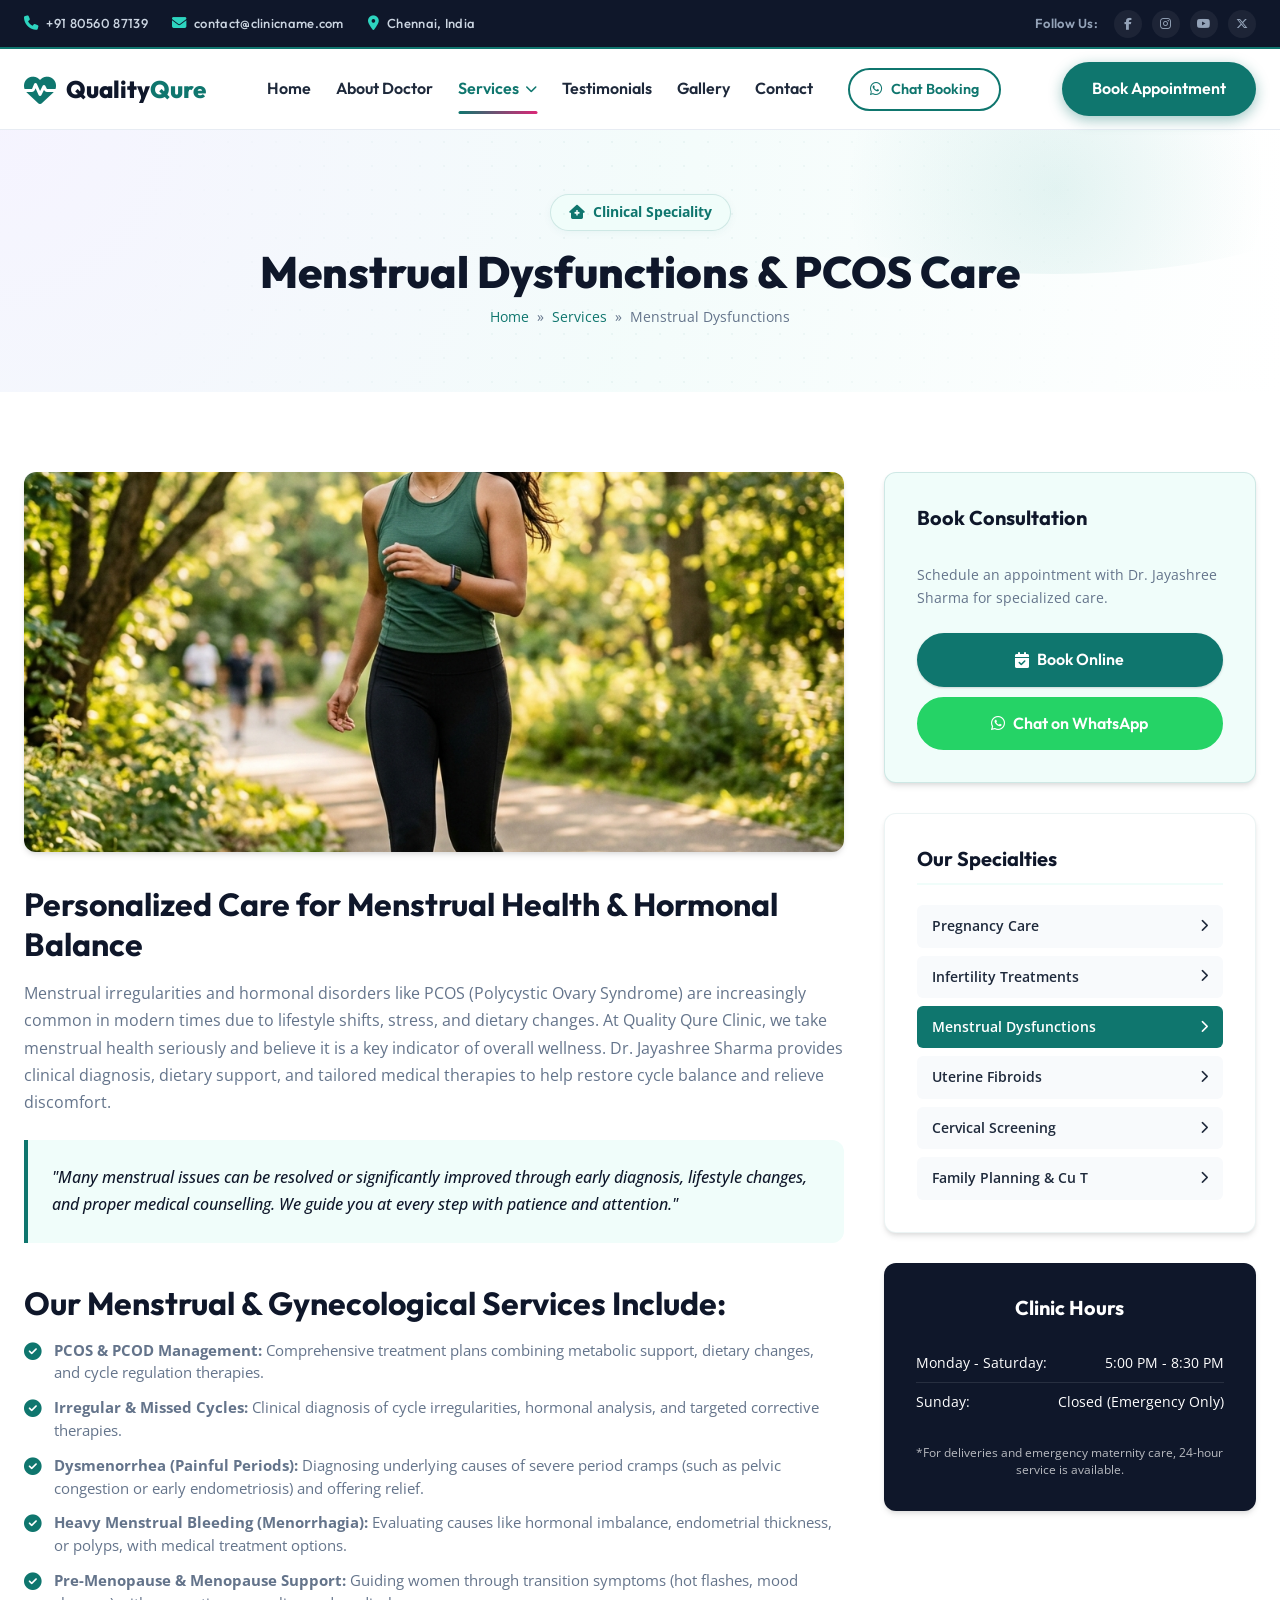
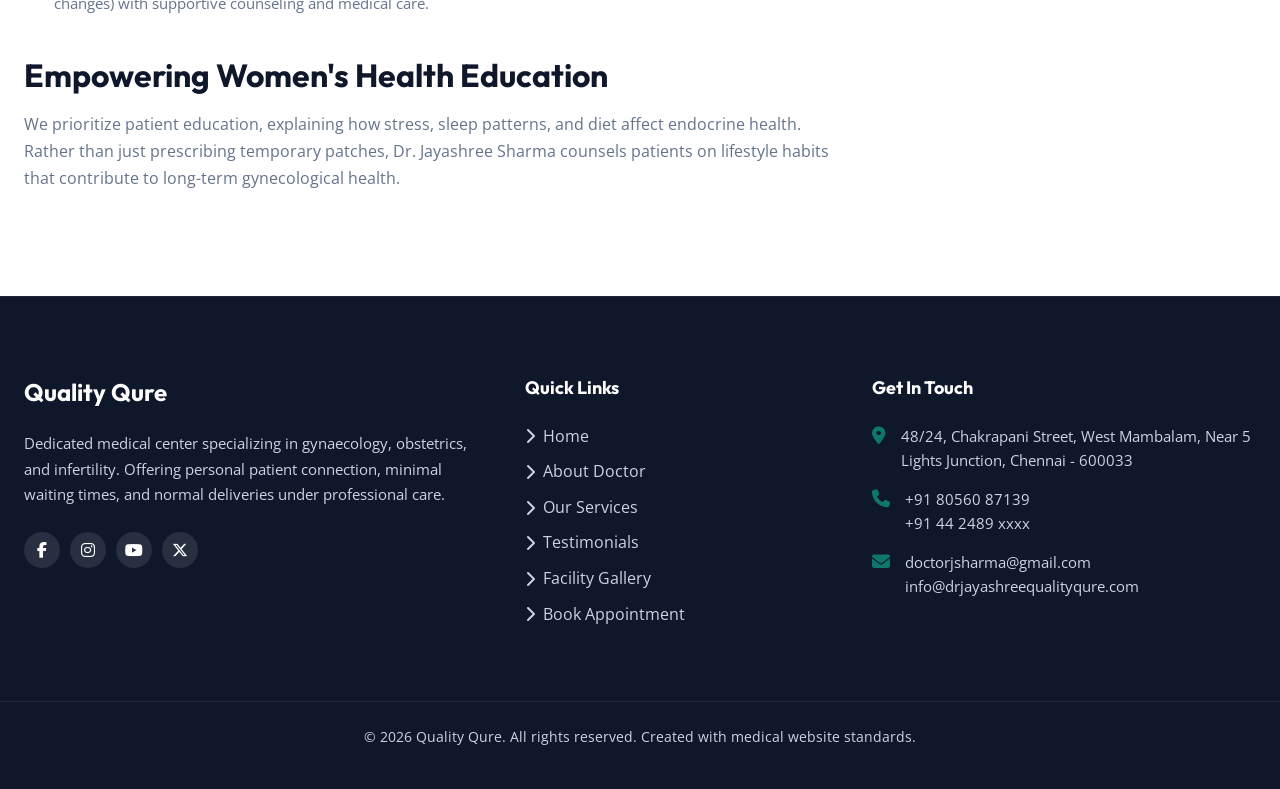
<file: menstrual.html>
<!DOCTYPE html>
<html lang="en">
<head>
  <meta charset="UTF-8">
  <meta name="viewport" content="width=device-width, initial-scale=1.0">
  <meta name="description" content="Professional diagnostics and care for menstrual cycle irregularities, PCOD/PCOS, painful periods, and menopause support by Dr. Jayashree Sharma.">
  <title>Menstrual Dysfunctions & PCOS Care - Quality Qure Speciality Clinic</title>

  <!-- Google Fonts: Outfit (Headings) & Open Sans (Body) -->
  <link rel="preconnect" href="https://fonts.googleapis.com">
  <link rel="preconnect" href="https://fonts.gstatic.com" crossorigin>
  <link href="https://fonts.googleapis.com/css2?family=Open+Sans:ital,wght@0,300..800;1,300..800&family=Outfit:wght@100..900&display=swap" rel="stylesheet">

  <!-- FontAwesome Icons for modern aesthetic -->
  <link rel="stylesheet" href="https://cdnjs.cloudflare.com/ajax/libs/font-awesome/6.4.2/css/all.min.css">

  <!-- Custom Stylesheet -->
  <link rel="stylesheet" href="css/style.css">
</head>
<body>

  <!-- =========================================
       TOP CONTACT & SOCIAL BAR
       ========================================= -->
  <div class="top-bar">
    <div class="container top-bar-content">
      <ul class="top-bar-info">
        <li><i class="fa-solid fa-phone"></i> <a href="tel:+918056087139">+91 80560 87139</a></li>
        <li><i class="fa-solid fa-envelope"></i> <a href="mailto:contact@clinicname.com">contact@clinicname.com</a></li>
        <li><i class="fa-solid fa-location-dot"></i> <span>Chennai, India</span></li>
      </ul>
      <div class="top-bar-social">
        <span>Follow Us:</span>
        <div class="social-links">
          <a href="#" class="social-btn" aria-label="Facebook"><i class="fa-brands fa-facebook-f"></i></a>
          <a href="#" class="social-btn" aria-label="Instagram"><i class="fa-brands fa-instagram"></i></a>
          <a href="#" class="social-btn" aria-label="YouTube"><i class="fa-brands fa-youtube"></i></a>
          <a href="#" class="social-btn" aria-label="Twitter"><i class="fa-brands fa-x-twitter"></i></a>
        </div>
      </div>
    </div>
  </div>

  <!-- =========================================
       MAIN STICKY HEADER & NAVIGATION
       ========================================= -->
  <header class="main-header">
    <div class="container header-container">
      <a href="index.html" class="logo">
        <span class="logo-icon"><i class="fa-solid fa-heart-pulse"></i></span>
        <span class="logo-text">Quality<span>Qure</span></span>
      </a>

      <!-- Desktop Navigation Menu -->
      <nav class="nav-menu">
        <a href="index.html" class="nav-link">Home</a>
        <a href="about.html" class="nav-link">About Doctor</a>
        <div class="nav-item-dropdown">
          <a href="services.html" class="nav-link">Services <i class="fa-solid fa-chevron-down dropdown-arrow"></i></a>
          <ul class="dropdown-menu">
            <li><a href="pregnancy.html">Pregnancy Care</a></li>
            <li><a href="infertility.html">Infertility Treatments</a></li>
            <li><a href="menstrual.html">Menstrual Dysfunctions</a></li>
            <li><a href="fibroids.html">Uterine Fibroids</a></li>
            <li><a href="cervical.html">Cervical Cancer Screening</a></li>
            <li><a href="family.html">Family Planning & Cu T</a></li>
          </ul>
        </div>
        <a href="testimonials.html" class="nav-link">Testimonials</a>
        <a href="gallery.html" class="nav-link">Gallery</a>
        <a href="contact.html" class="nav-link">Contact</a>
        
        <!-- Easy Mobile Call Action -->
        <a href="https://wa.me/918056087139" target="_blank" class="btn btn-secondary" style="margin-left: 10px; padding: 0.5rem 1.25rem; font-size: 0.9rem;">
          <i class="fa-brands fa-whatsapp"></i> Chat Booking
        </a>
      </nav>

      <!-- CTA Appointment Button -->
      <a href="contact.html" class="btn btn-primary header-btn">Book Appointment</a>

      <!-- Hamburger Icon for Mobile Drawer -->
      <button class="hamburger" aria-label="Toggle Navigation Menu">
        <i class="fa-solid fa-bars"></i>
      </button>
    </div>
  </header>

  <main>
    <!-- =========================================
         PAGE HERO BANNER
         ========================================= -->
    <section class="hero" style="padding: 4rem 0; text-align: center;">
      <div class="container">
        <div class="hero-tag" style="margin-bottom: 1rem;">
          <i class="fa-solid fa-house-medical"></i> Clinical Speciality
        </div>
        <h1 class="hero-title" style="font-size: 2.75rem; margin-bottom: 0.5rem;">Menstrual Dysfunctions & <span>PCOS Care</span></h1>
        <div style="font-size: 0.9rem; color: var(--text-muted);">
          <a href="index.html" style="color: var(--primary); text-decoration: none;">Home</a> &nbsp;&raquo;&nbsp; 
          <a href="services.html" style="color: var(--primary); text-decoration: none;">Services</a> &nbsp;&raquo;&nbsp; 
          <span>Menstrual Dysfunctions</span>
        </div>
      </div>
    </section>

    <!-- =========================================
         SERVICE DETAIL SECTION
         ========================================= -->
    <section class="section-padding" style="background-color: var(--bg-white);">
      <div class="container">
        <div class="service-details-layout">
          <!-- Main Content Column -->
          <div class="service-main-content">
            <img src="images/menstrual_service.png" alt="Menstrual Dysfunctions and PCOS Care">
            
            <h2>Personalized Care for Menstrual Health & Hormonal Balance</h2>
            <p>
              Menstrual irregularities and hormonal disorders like PCOS (Polycystic Ovary Syndrome) are increasingly common in modern times due to lifestyle shifts, stress, and dietary changes. At Quality Qure Clinic, we take menstrual health seriously and believe it is a key indicator of overall wellness. Dr. Jayashree Sharma provides clinical diagnosis, dietary support, and tailored medical therapies to help restore cycle balance and relieve discomfort.
            </p>
            
            <div class="service-highlight-box">
              <p>
                "Many menstrual issues can be resolved or significantly improved through early diagnosis, lifestyle changes, and proper medical counselling. We guide you at every step with patience and attention."
              </p>
            </div>

            <h2>Our Menstrual & Gynecological Services Include:</h2>
            <ul class="service-list-styled">
              <li>
                <i class="fa-solid fa-circle-check"></i>
                <strong>PCOS & PCOD Management:</strong> Comprehensive treatment plans combining metabolic support, dietary changes, and cycle regulation therapies.
              </li>
              <li>
                <i class="fa-solid fa-circle-check"></i>
                <strong>Irregular & Missed Cycles:</strong> Clinical diagnosis of cycle irregularities, hormonal analysis, and targeted corrective therapies.
              </li>
              <li>
                <i class="fa-solid fa-circle-check"></i>
                <strong>Dysmenorrhea (Painful Periods):</strong> Diagnosing underlying causes of severe period cramps (such as pelvic congestion or early endometriosis) and offering relief.
              </li>
              <li>
                <i class="fa-solid fa-circle-check"></i>
                <strong>Heavy Menstrual Bleeding (Menorrhagia):</strong> Evaluating causes like hormonal imbalance, endometrial thickness, or polyps, with medical treatment options.
              </li>
              <li>
                <i class="fa-solid fa-circle-check"></i>
                <strong>Pre-Menopause & Menopause Support:</strong> Guiding women through transition symptoms (hot flashes, mood changes) with supportive counseling and medical care.
              </li>
            </ul>

            <h2>Empowering Women's Health Education</h2>
            <p>
              We prioritize patient education, explaining how stress, sleep patterns, and diet affect endocrine health. Rather than just prescribing temporary patches, Dr. Jayashree Sharma counsels patients on lifestyle habits that contribute to long-term gynecological health.
            </p>
          </div>

          <!-- Sidebar Column -->
          <aside class="service-sidebar">
            <!-- Sidebar Card: Quick Booking -->
            <div class="sidebar-card" style="background-color: var(--primary-light); border: 1px solid rgba(15,118,110,0.15);">
              <h3>Book Consultation</h3>
              <p style="font-size: 0.875rem; color: var(--text-muted); margin-bottom: 1.5rem;">
                Schedule an appointment with Dr. Jayashree Sharma for specialized care.
              </p>
              <a href="contact.html" class="btn btn-primary" style="width: 100%; text-align: center; justify-content: center; box-shadow: var(--shadow-sm);">
                <i class="fa-solid fa-calendar-check"></i> Book Online
              </a>
              <a href="https://wa.me/918056087139" target="_blank" class="btn btn-secondary" style="width: 100%; text-align: center; justify-content: center; margin-top: 10px; background-color: #25d366; color: white; border-color: #25d366;">
                <i class="fa-brands fa-whatsapp"></i> Chat on WhatsApp
              </a>
            </div>

            <!-- Sidebar Card: Other Services -->
            <div class="sidebar-card">
              <h3>Our Specialties</h3>
              <ul class="sidebar-services-list">
                <li><a href="pregnancy.html">Pregnancy Care <i class="fa-solid fa-chevron-right"></i></a></li>
                <li><a href="infertility.html">Infertility Treatments <i class="fa-solid fa-chevron-right"></i></a></li>
                <li class="active"><a href="menstrual.html">Menstrual Dysfunctions <i class="fa-solid fa-chevron-right"></i></a></li>
                <li><a href="fibroids.html">Uterine Fibroids <i class="fa-solid fa-chevron-right"></i></a></li>
                <li><a href="cervical.html">Cervical Screening <i class="fa-solid fa-chevron-right"></i></a></li>
                <li><a href="family.html">Family Planning & Cu T <i class="fa-solid fa-chevron-right"></i></a></li>
              </ul>
            </div>

            <!-- Sidebar Card: Clinic Timings -->
            <div class="sidebar-timing-box">
              <h3>Clinic Hours</h3>
              <ul class="sidebar-timing-list">
                <li><span>Monday - Saturday:</span> <span>5:00 PM - 8:30 PM</span></li>
                <li><span>Sunday:</span> <span>Closed (Emergency Only)</span></li>
              </ul>
              <p style="font-size: 0.75rem; color: rgba(255,255,255,0.7); margin: 0; line-height: 1.4;">
                *For deliveries and emergency maternity care, 24-hour service is available.
              </p>
            </div>
          </aside>
        </div>
      </div>
    </section>
  </main>

  <!-- =========================================
       FOOTER SECTION
       ========================================= -->
  <footer class="footer">
    <div class="container footer-grid">
      <!-- Widget 1: Brand Info -->
      <div class="footer-widget-about">
        <h3>Quality Qure</h3>
        <p>
          Dedicated medical center specializing in gynaecology, obstetrics, and infertility. Offering personal patient connection, minimal waiting times, and normal deliveries under professional care.
        </p>
        <div class="social-links">
          <a href="#" class="social-btn" aria-label="Facebook"><i class="fa-brands fa-facebook-f"></i></a>
          <a href="#" class="social-btn" aria-label="Instagram"><i class="fa-brands fa-instagram"></i></a>
          <a href="#" class="social-btn" aria-label="YouTube"><i class="fa-brands fa-youtube"></i></a>
          <a href="#" class="social-btn" aria-label="Twitter"><i class="fa-brands fa-x-twitter"></i></a>
        </div>
      </div>

      <!-- Widget 2: Navigation Links -->
      <div class="footer-widget-links">
        <h4>Quick Links</h4>
        <ul class="footer-links-list">
          <li><a href="index.html"><i class="fa-solid fa-chevron-right"></i> Home</a></li>
          <li><a href="about.html"><i class="fa-solid fa-chevron-right"></i> About Doctor</a></li>
          <li><a href="services.html"><i class="fa-solid fa-chevron-right"></i> Our Services</a></li>
          <li><a href="testimonials.html"><i class="fa-solid fa-chevron-right"></i> Testimonials</a></li>
          <li><a href="gallery.html"><i class="fa-solid fa-chevron-right"></i> Facility Gallery</a></li>
          <li><a href="contact.html"><i class="fa-solid fa-chevron-right"></i> Book Appointment</a></li>
        </ul>
      </div>

      <!-- Widget 3: Contact Details -->
      <div class="footer-widget-contact">
        <h4>Get In Touch</h4>
        <ul class="footer-contact-list">
          <li>
            <i class="fa-solid fa-location-dot"></i>
            <span>48/24, Chakrapani Street, West Mambalam, Near 5 Lights Junction, Chennai - 600033</span>
          </li>
          <li>
            <i class="fa-solid fa-phone"></i>
            <span>+91 80560 87139 <br> +91 44 2489 xxxx</span>
          </li>
          <li>
            <i class="fa-solid fa-envelope"></i>
            <span>doctorjsharma@gmail.com<br>info@drjayashreequalityqure.com</span>
          </li>
        </ul>
      </div>
    </div>

    <!-- Copyright Bar -->
    <div class="footer-bottom">
      <div class="container">
        <p>&copy; 2026 Quality Qure. All rights reserved. Created with medical website standards.</p>
      </div>
    </div>
  </footer>

  <!-- Link Custom Script -->
  <script src="js/script.js"></script>
</body>
</html>
</file>
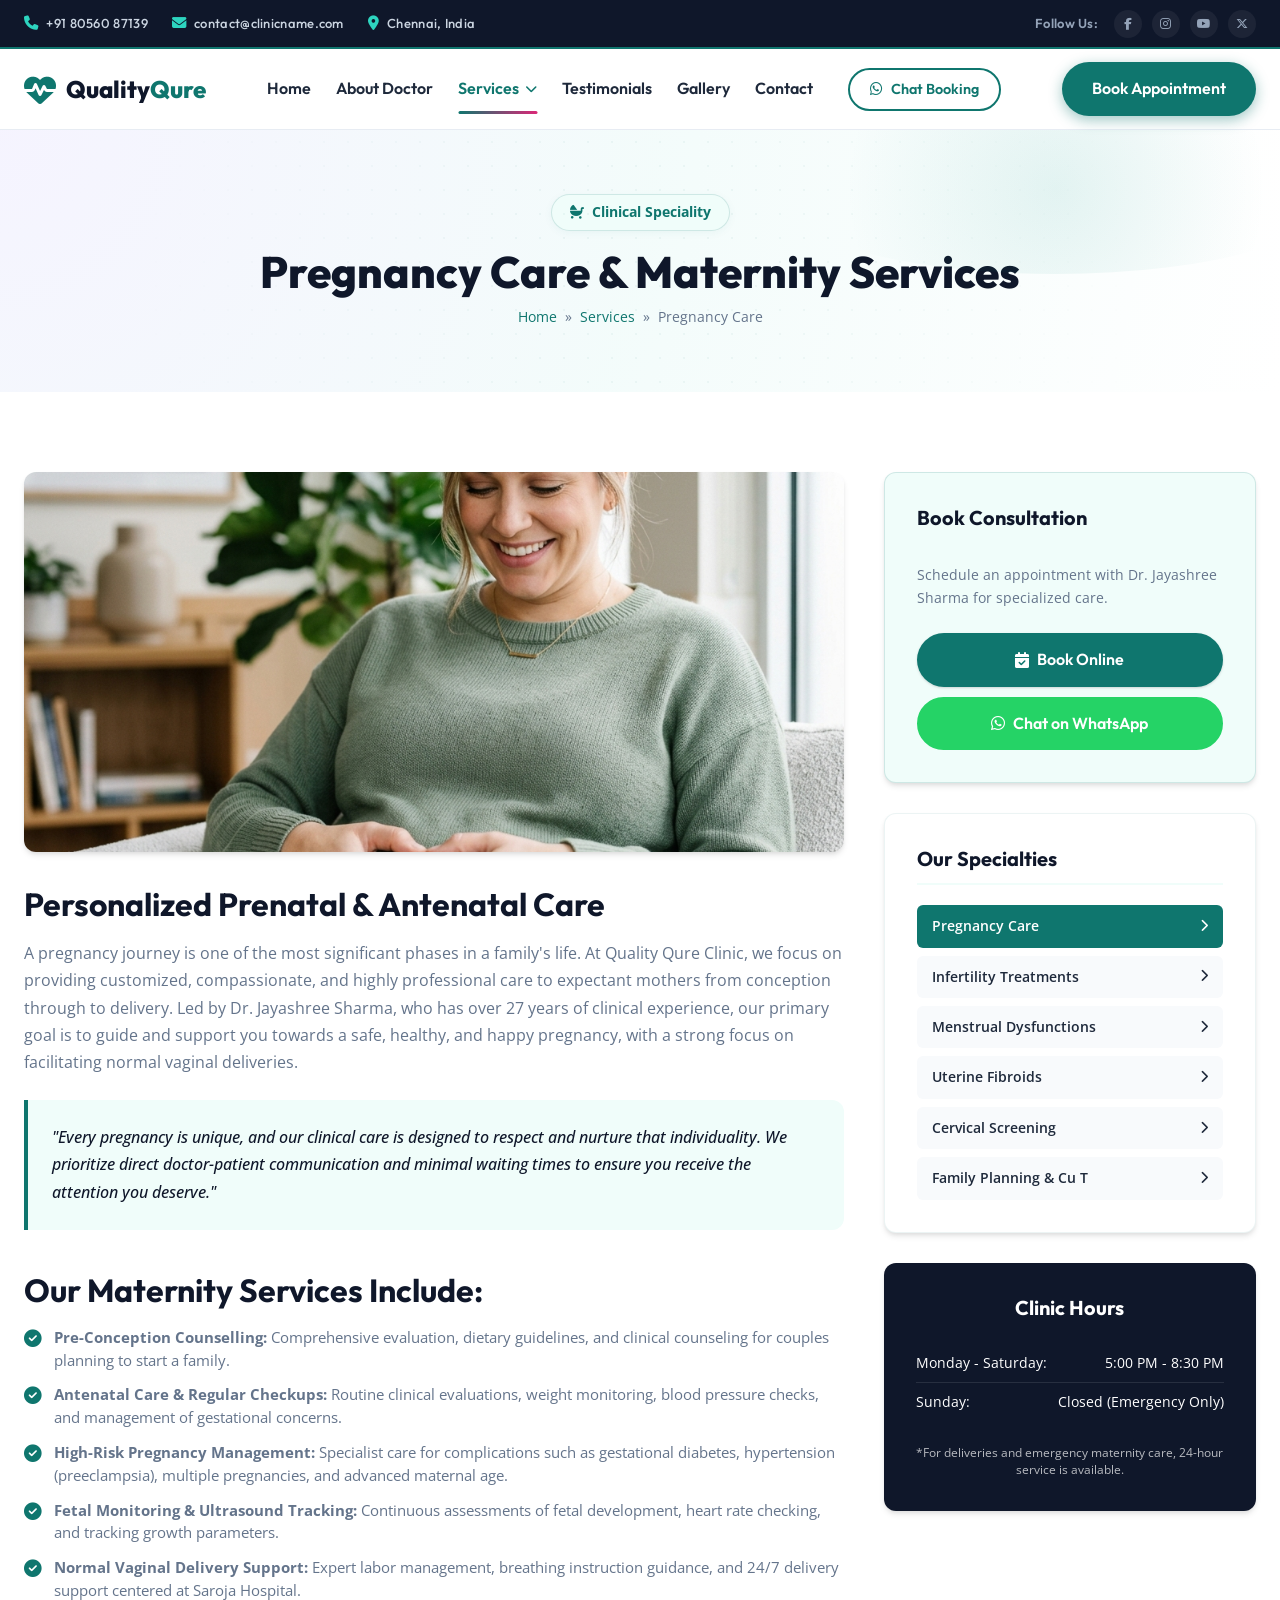
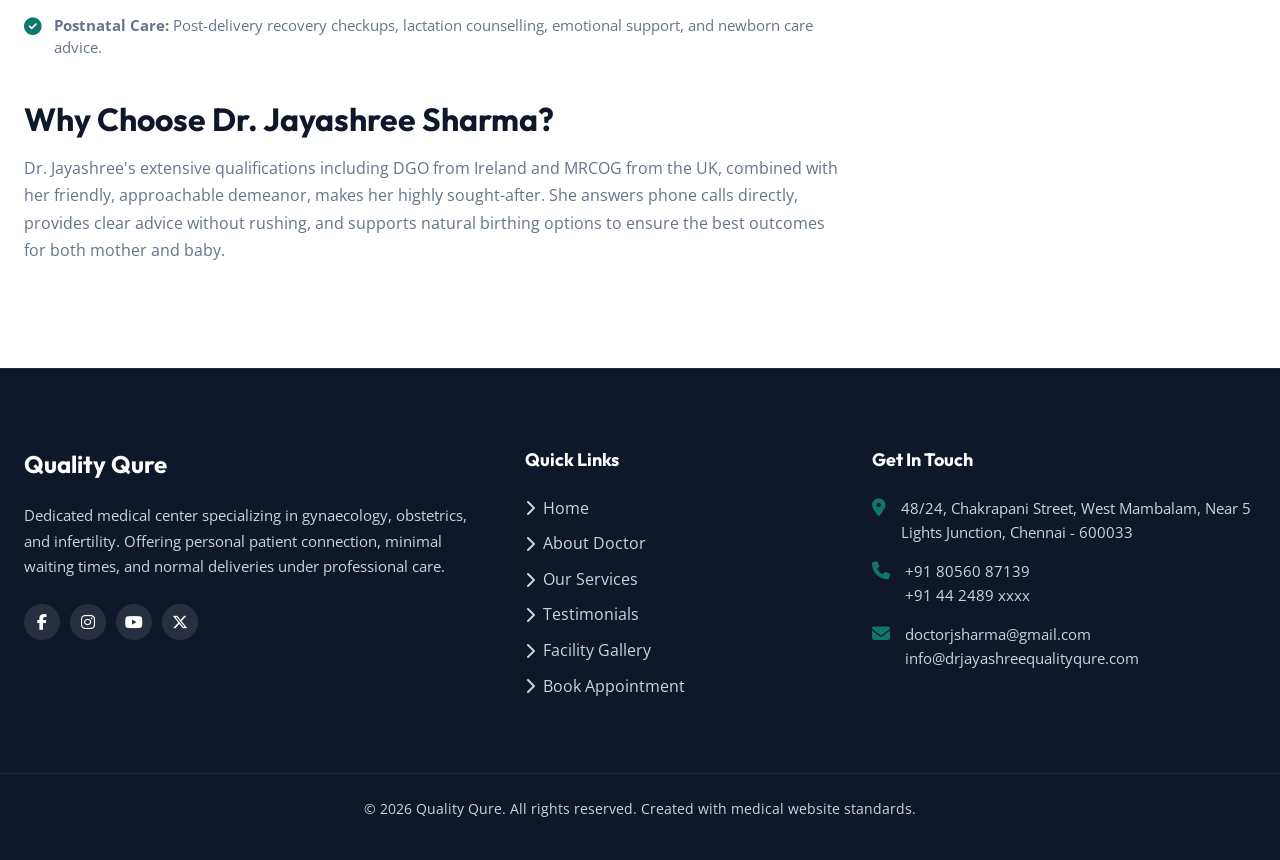
<file: pregnancy.html>
<!DOCTYPE html>
<html lang="en">
<head>
  <meta charset="UTF-8">
  <meta name="viewport" content="width=device-width, initial-scale=1.0">
  <meta name="description" content="Comprehensive pregnancy care, prenatal checkups, fetal monitoring and normal delivery support by specialist Dr. Jayashree Sharma at West Mambalam, Chennai.">
  <title>Pregnancy Care & Maternity Services - Quality Qure Speciality Clinic</title>

  <!-- Google Fonts: Outfit (Headings) & Open Sans (Body) -->
  <link rel="preconnect" href="https://fonts.googleapis.com">
  <link rel="preconnect" href="https://fonts.gstatic.com" crossorigin>
  <link href="https://fonts.googleapis.com/css2?family=Open+Sans:ital,wght@0,300..800;1,300..800&family=Outfit:wght@100..900&display=swap" rel="stylesheet">

  <!-- FontAwesome Icons for modern aesthetic -->
  <link rel="stylesheet" href="https://cdnjs.cloudflare.com/ajax/libs/font-awesome/6.4.2/css/all.min.css">

  <!-- Custom Stylesheet -->
  <link rel="stylesheet" href="css/style.css">
</head>
<body>

  <!-- =========================================
       TOP CONTACT & SOCIAL BAR
       ========================================= -->
  <div class="top-bar">
    <div class="container top-bar-content">
      <ul class="top-bar-info">
        <li><i class="fa-solid fa-phone"></i> <a href="tel:+918056087139">+91 80560 87139</a></li>
        <li><i class="fa-solid fa-envelope"></i> <a href="mailto:contact@clinicname.com">contact@clinicname.com</a></li>
        <li><i class="fa-solid fa-location-dot"></i> <span>Chennai, India</span></li>
      </ul>
      <div class="top-bar-social">
        <span>Follow Us:</span>
        <div class="social-links">
          <a href="#" class="social-btn" aria-label="Facebook"><i class="fa-brands fa-facebook-f"></i></a>
          <a href="#" class="social-btn" aria-label="Instagram"><i class="fa-brands fa-instagram"></i></a>
          <a href="#" class="social-btn" aria-label="YouTube"><i class="fa-brands fa-youtube"></i></a>
          <a href="#" class="social-btn" aria-label="Twitter"><i class="fa-brands fa-x-twitter"></i></a>
        </div>
      </div>
    </div>
  </div>

  <!-- =========================================
       MAIN STICKY HEADER & NAVIGATION
       ========================================= -->
  <header class="main-header">
    <div class="container header-container">
      <a href="index.html" class="logo">
        <span class="logo-icon"><i class="fa-solid fa-heart-pulse"></i></span>
        <span class="logo-text">Quality<span>Qure</span></span>
      </a>

      <!-- Desktop Navigation Menu -->
      <nav class="nav-menu">
        <a href="index.html" class="nav-link">Home</a>
        <a href="about.html" class="nav-link">About Doctor</a>
        <div class="nav-item-dropdown">
          <a href="services.html" class="nav-link">Services <i class="fa-solid fa-chevron-down dropdown-arrow"></i></a>
          <ul class="dropdown-menu">
            <li><a href="pregnancy.html">Pregnancy Care</a></li>
            <li><a href="infertility.html">Infertility Treatments</a></li>
            <li><a href="menstrual.html">Menstrual Dysfunctions</a></li>
            <li><a href="fibroids.html">Uterine Fibroids</a></li>
            <li><a href="cervical.html">Cervical Cancer Screening</a></li>
            <li><a href="family.html">Family Planning & Cu T</a></li>
          </ul>
        </div>
        <a href="testimonials.html" class="nav-link">Testimonials</a>
        <a href="gallery.html" class="nav-link">Gallery</a>
        <a href="contact.html" class="nav-link">Contact</a>
        
        <!-- Easy Mobile Call Action -->
        <a href="https://wa.me/918056087139" target="_blank" class="btn btn-secondary" style="margin-left: 10px; padding: 0.5rem 1.25rem; font-size: 0.9rem;">
          <i class="fa-brands fa-whatsapp"></i> Chat Booking
        </a>
      </nav>

      <!-- CTA Appointment Button -->
      <a href="contact.html" class="btn btn-primary header-btn">Book Appointment</a>

      <!-- Hamburger Icon for Mobile Drawer -->
      <button class="hamburger" aria-label="Toggle Navigation Menu">
        <i class="fa-solid fa-bars"></i>
      </button>
    </div>
  </header>

  <main>
    <!-- =========================================
         PAGE HERO BANNER
         ========================================= -->
    <section class="hero" style="padding: 4rem 0; text-align: center;">
      <div class="container">
        <div class="hero-tag" style="margin-bottom: 1rem;">
          <i class="fa-solid fa-baby-carriage"></i> Clinical Speciality
        </div>
        <h1 class="hero-title" style="font-size: 2.75rem; margin-bottom: 0.5rem;">Pregnancy Care & <span>Maternity Services</span></h1>
        <div style="font-size: 0.9rem; color: var(--text-muted);">
          <a href="index.html" style="color: var(--primary); text-decoration: none;">Home</a> &nbsp;&raquo;&nbsp; 
          <a href="services.html" style="color: var(--primary); text-decoration: none;">Services</a> &nbsp;&raquo;&nbsp; 
          <span>Pregnancy Care</span>
        </div>
      </div>
    </section>

    <!-- =========================================
         SERVICE DETAIL SECTION
         ========================================= -->
    <section class="section-padding" style="background-color: var(--bg-white);">
      <div class="container">
        <div class="service-details-layout">
          <!-- Main Content Column -->
          <div class="service-main-content">
            <img src="images/pregnancy_service.png" alt="Maternity and Pregnancy Care">
            
            <h2>Personalized Prenatal & Antenatal Care</h2>
            <p>
              A pregnancy journey is one of the most significant phases in a family's life. At Quality Qure Clinic, we focus on providing customized, compassionate, and highly professional care to expectant mothers from conception through to delivery. Led by Dr. Jayashree Sharma, who has over 27 years of clinical experience, our primary goal is to guide and support you towards a safe, healthy, and happy pregnancy, with a strong focus on facilitating normal vaginal deliveries.
            </p>
            
            <div class="service-highlight-box">
              <p>
                "Every pregnancy is unique, and our clinical care is designed to respect and nurture that individuality. We prioritize direct doctor-patient communication and minimal waiting times to ensure you receive the attention you deserve."
              </p>
            </div>

            <h2>Our Maternity Services Include:</h2>
            <ul class="service-list-styled">
              <li>
                <i class="fa-solid fa-circle-check"></i>
                <strong>Pre-Conception Counselling:</strong> Comprehensive evaluation, dietary guidelines, and clinical counseling for couples planning to start a family.
              </li>
              <li>
                <i class="fa-solid fa-circle-check"></i>
                <strong>Antenatal Care & Regular Checkups:</strong> Routine clinical evaluations, weight monitoring, blood pressure checks, and management of gestational concerns.
              </li>
              <li>
                <i class="fa-solid fa-circle-check"></i>
                <strong>High-Risk Pregnancy Management:</strong> Specialist care for complications such as gestational diabetes, hypertension (preeclampsia), multiple pregnancies, and advanced maternal age.
              </li>
              <li>
                <i class="fa-solid fa-circle-check"></i>
                <strong>Fetal Monitoring & Ultrasound Tracking:</strong> Continuous assessments of fetal development, heart rate checking, and tracking growth parameters.
              </li>
              <li>
                <i class="fa-solid fa-circle-check"></i>
                <strong>Normal Vaginal Delivery Support:</strong> Expert labor management, breathing instruction guidance, and 24/7 delivery support centered at Saroja Hospital.
              </li>
              <li>
                <i class="fa-solid fa-circle-check"></i>
                <strong>Postnatal Care:</strong> Post-delivery recovery checkups, lactation counselling, emotional support, and newborn care advice.
              </li>
            </ul>

            <h2>Why Choose Dr. Jayashree Sharma?</h2>
            <p>
              Dr. Jayashree's extensive qualifications including DGO from Ireland and MRCOG from the UK, combined with her friendly, approachable demeanor, makes her highly sought-after. She answers phone calls directly, provides clear advice without rushing, and supports natural birthing options to ensure the best outcomes for both mother and baby.
            </p>
          </div>

          <!-- Sidebar Column -->
          <aside class="service-sidebar">
            <!-- Sidebar Card: Quick Booking -->
            <div class="sidebar-card" style="background-color: var(--primary-light); border: 1px solid rgba(15,118,110,0.15);">
              <h3>Book Consultation</h3>
              <p style="font-size: 0.875rem; color: var(--text-muted); margin-bottom: 1.5rem;">
                Schedule an appointment with Dr. Jayashree Sharma for specialized care.
              </p>
              <a href="contact.html" class="btn btn-primary" style="width: 100%; text-align: center; justify-content: center; box-shadow: var(--shadow-sm);">
                <i class="fa-solid fa-calendar-check"></i> Book Online
              </a>
              <a href="https://wa.me/918056087139" target="_blank" class="btn btn-secondary" style="width: 100%; text-align: center; justify-content: center; margin-top: 10px; background-color: #25d366; color: white; border-color: #25d366;">
                <i class="fa-brands fa-whatsapp"></i> Chat on WhatsApp
              </a>
            </div>

            <!-- Sidebar Card: Other Services -->
            <div class="sidebar-card">
              <h3>Our Specialties</h3>
              <ul class="sidebar-services-list">
                <li class="active"><a href="pregnancy.html">Pregnancy Care <i class="fa-solid fa-chevron-right"></i></a></li>
                <li><a href="infertility.html">Infertility Treatments <i class="fa-solid fa-chevron-right"></i></a></li>
                <li><a href="menstrual.html">Menstrual Dysfunctions <i class="fa-solid fa-chevron-right"></i></a></li>
                <li><a href="fibroids.html">Uterine Fibroids <i class="fa-solid fa-chevron-right"></i></a></li>
                <li><a href="cervical.html">Cervical Screening <i class="fa-solid fa-chevron-right"></i></a></li>
                <li><a href="family.html">Family Planning & Cu T <i class="fa-solid fa-chevron-right"></i></a></li>
              </ul>
            </div>

            <!-- Sidebar Card: Clinic Timings -->
            <div class="sidebar-timing-box">
              <h3>Clinic Hours</h3>
              <ul class="sidebar-timing-list">
                <li><span>Monday - Saturday:</span> <span>5:00 PM - 8:30 PM</span></li>
                <li><span>Sunday:</span> <span>Closed (Emergency Only)</span></li>
              </ul>
              <p style="font-size: 0.75rem; color: rgba(255,255,255,0.7); margin: 0; line-height: 1.4;">
                *For deliveries and emergency maternity care, 24-hour service is available.
              </p>
            </div>
          </aside>
        </div>
      </div>
    </section>
  </main>

  <!-- =========================================
       FOOTER SECTION
       ========================================= -->
  <footer class="footer">
    <div class="container footer-grid">
      <!-- Widget 1: Brand Info -->
      <div class="footer-widget-about">
        <h3>Quality Qure</h3>
        <p>
          Dedicated medical center specializing in gynaecology, obstetrics, and infertility. Offering personal patient connection, minimal waiting times, and normal deliveries under professional care.
        </p>
        <div class="social-links">
          <a href="#" class="social-btn" aria-label="Facebook"><i class="fa-brands fa-facebook-f"></i></a>
          <a href="#" class="social-btn" aria-label="Instagram"><i class="fa-brands fa-instagram"></i></a>
          <a href="#" class="social-btn" aria-label="YouTube"><i class="fa-brands fa-youtube"></i></a>
          <a href="#" class="social-btn" aria-label="Twitter"><i class="fa-brands fa-x-twitter"></i></a>
        </div>
      </div>

      <!-- Widget 2: Navigation Links -->
      <div class="footer-widget-links">
        <h4>Quick Links</h4>
        <ul class="footer-links-list">
          <li><a href="index.html"><i class="fa-solid fa-chevron-right"></i> Home</a></li>
          <li><a href="about.html"><i class="fa-solid fa-chevron-right"></i> About Doctor</a></li>
          <li><a href="services.html"><i class="fa-solid fa-chevron-right"></i> Our Services</a></li>
          <li><a href="testimonials.html"><i class="fa-solid fa-chevron-right"></i> Testimonials</a></li>
          <li><a href="gallery.html"><i class="fa-solid fa-chevron-right"></i> Facility Gallery</a></li>
          <li><a href="contact.html"><i class="fa-solid fa-chevron-right"></i> Book Appointment</a></li>
        </ul>
      </div>

      <!-- Widget 3: Contact Details -->
      <div class="footer-widget-contact">
        <h4>Get In Touch</h4>
        <ul class="footer-contact-list">
          <li>
            <i class="fa-solid fa-location-dot"></i>
            <span>48/24, Chakrapani Street, West Mambalam, Near 5 Lights Junction, Chennai - 600033</span>
          </li>
          <li>
            <i class="fa-solid fa-phone"></i>
            <span>+91 80560 87139 <br> +91 44 2489 xxxx</span>
          </li>
          <li>
            <i class="fa-solid fa-envelope"></i>
            <span>doctorjsharma@gmail.com<br>info@drjayashreequalityqure.com</span>
          </li>
        </ul>
      </div>
    </div>

    <!-- Copyright Bar -->
    <div class="footer-bottom">
      <div class="container">
        <p>&copy; 2026 Quality Qure. All rights reserved. Created with medical website standards.</p>
      </div>
    </div>
  </footer>

  <!-- Link Custom Script -->
  <script src="js/script.js"></script>
</body>
</html>
</file>
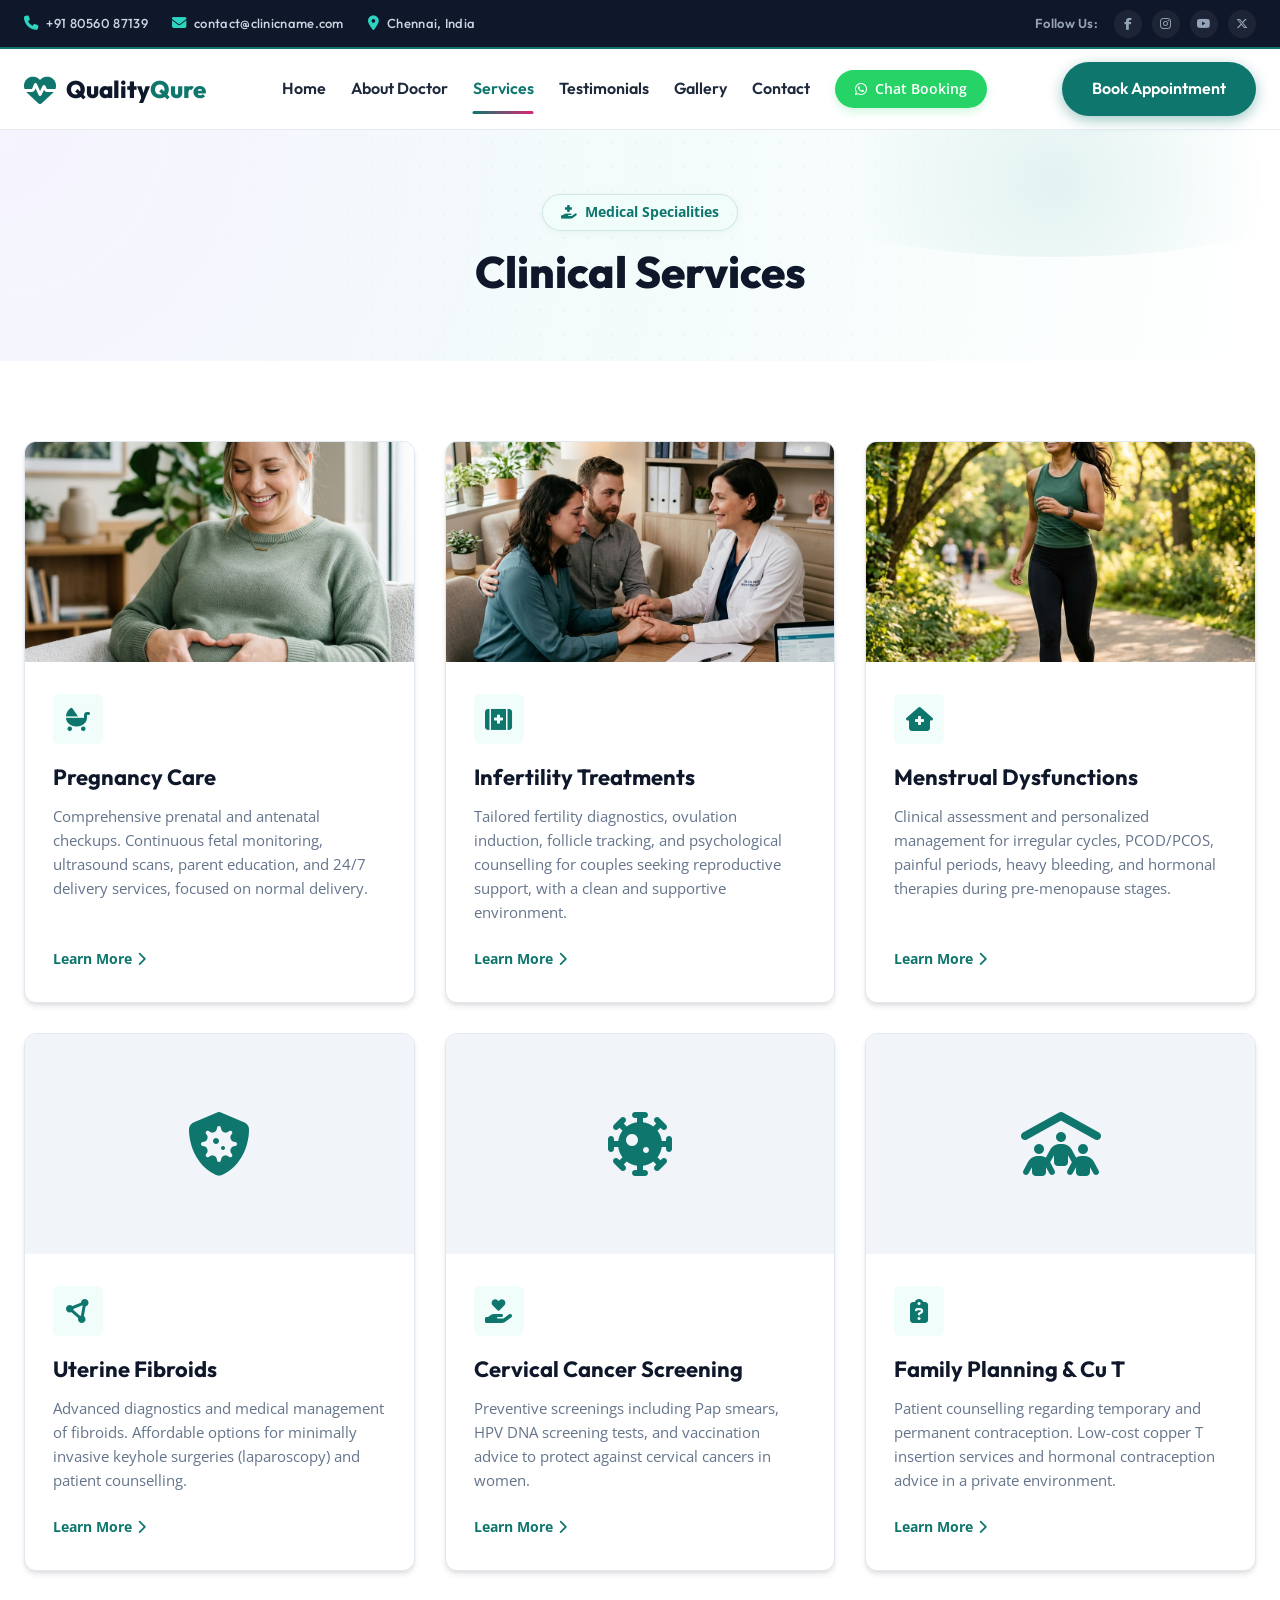
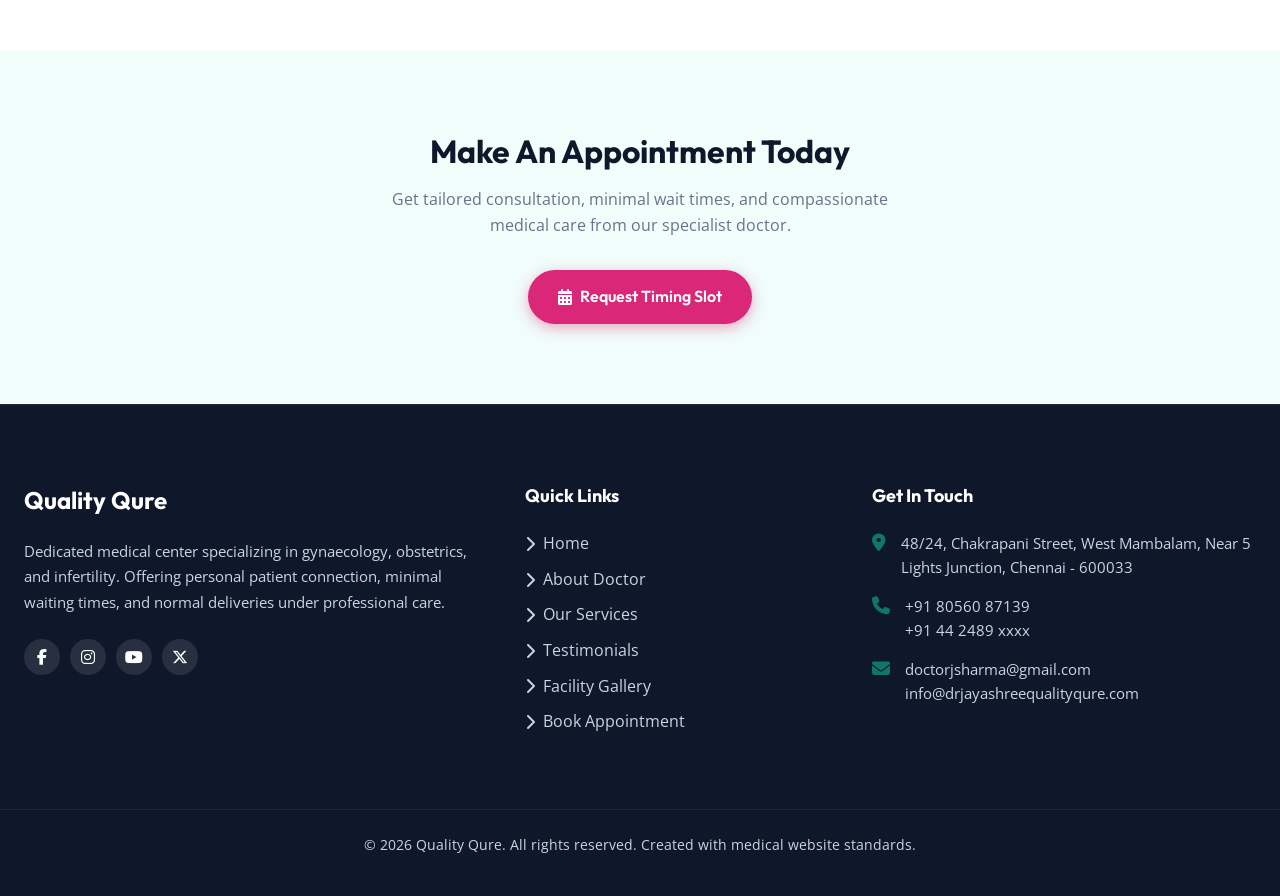
<file: services.html>
<!DOCTYPE html>
<html lang="en">
<head>
  <meta charset="UTF-8">
  <meta name="viewport" content="width=device-width, initial-scale=1.0">
  <meta name="description" content="View clinical specialities and medical treatments offered by Dr. Jayashree Sharma, including pregnancy care, infertility diagnostics, and menstrual health.">
  <title>Clinical Services & Treatments - Quality Qure Speciality Clinic</title>

  <!-- Google Fonts: Outfit (Headings) & Open Sans (Body) -->
  <link rel="preconnect" href="https://fonts.googleapis.com">
  <link rel="preconnect" href="https://fonts.gstatic.com" crossorigin>
  <link href="https://fonts.googleapis.com/css2?family=Open+Sans:ital,wght@0,300..800;1,300..800&family=Outfit:wght@100..900&display=swap" rel="stylesheet">

  <!-- FontAwesome Icons for modern aesthetic -->
  <link rel="stylesheet" href="https://cdnjs.cloudflare.com/ajax/libs/font-awesome/6.4.2/css/all.min.css">

  <!-- Custom Stylesheet -->
  <link rel="stylesheet" href="css/style.css">
</head>
<body>

  <!-- =========================================
       TOP CONTACT & SOCIAL BAR
       ========================================= -->
  <div class="top-bar">
    <div class="container top-bar-content">
      <ul class="top-bar-info">
        <li><i class="fa-solid fa-phone"></i> <a href="tel:+918056087139">+91 80560 87139</a></li>
        <li><i class="fa-solid fa-envelope"></i> <a href="mailto:contact@clinicname.com">contact@clinicname.com</a></li>
        <li><i class="fa-solid fa-location-dot"></i> <span>Chennai, India</span></li>
      </ul>
      <div class="top-bar-social">
        <span>Follow Us:</span>
        <div class="social-links">
          <a href="#" class="social-btn" aria-label="Facebook"><i class="fa-brands fa-facebook-f"></i></a>
          <a href="#" class="social-btn" aria-label="Instagram"><i class="fa-brands fa-instagram"></i></a>
          <a href="#" class="social-btn" aria-label="YouTube"><i class="fa-brands fa-youtube"></i></a>
          <a href="#" class="social-btn" aria-label="Twitter"><i class="fa-brands fa-x-twitter"></i></a>
        </div>
      </div>
    </div>
  </div>

  <!-- =========================================
       MAIN STICKY HEADER & NAVIGATION
       ========================================= -->
  <header class="main-header">
    <div class="container header-container">
      <a href="index.html" class="logo">
        <span class="logo-icon"><i class="fa-solid fa-heart-pulse"></i></span>
        <span class="logo-text">Quality<span>Qure</span></span>
      </a>

      <!-- Desktop Navigation Menu -->
      <nav class="nav-menu">
        <a href="index.html" class="nav-link">Home</a>
        <a href="about.html" class="nav-link">About Doctor</a>
        <a href="services.html" class="nav-link active">Services</a>
        <a href="testimonials.html" class="nav-link">Testimonials</a>
        <a href="gallery.html" class="nav-link">Gallery</a>
        <a href="contact.html" class="nav-link">Contact</a>
        
        <!-- Easy Mobile Call Action -->
        <a href="https://wa.me/918056087139" target="_blank" class="nav-whatsapp-btn">
          <i class="fa-brands fa-whatsapp"></i> Chat Booking
        </a>
      </nav>

      <!-- CTA Appointment Button -->
      <a href="contact.html" class="btn btn-primary header-btn">Book Appointment</a>

      <!-- Hamburger Icon for Mobile Drawer -->
      <button class="hamburger" aria-label="Toggle Navigation Menu">
        <i class="fa-solid fa-bars"></i>
      </button>
    </div>
  </header>

  <main>
    <!-- =========================================
         PAGE HERO BANNER
         ========================================= -->
    <section class="hero" style="padding: 4rem 0; text-align: center;">
      <div class="container">
        <div class="hero-tag" style="margin-bottom: 1rem;">
          <i class="fa-solid fa-hand-holding-medical"></i> Medical Specialities
        </div>
        <h1 class="hero-title" style="font-size: 2.75rem; margin-bottom: 0;">Clinical <span>Services</span></h1>
      </div>
    </section>

    <!-- =========================================
         EXPANDED SERVICES LIST
         ========================================= -->
    <section class="services section-padding" style="background-color: var(--bg-white);">
      <div class="container">
        <div class="services-grid" style="grid-template-columns: repeat(auto-fit, minmax(320px, 1fr)); gap: 30px;">
          <!-- Service 1: Pregnancy -->
          <div class="service-card" id="pregnancy">
            <div class="service-img">
              <img src="images/pregnancy_service.png" alt="Pregnancy checkups and care">
            </div>
            <div class="service-content">
              <div class="service-icon"><i class="fa-solid fa-baby-carriage"></i></div>
              <h3 class="service-title">Pregnancy Care</h3>
              <p class="service-desc">
                Comprehensive prenatal and antenatal checkups. Continuous fetal monitoring, ultrasound scans, parent education, and 24/7 delivery services, focused on normal delivery.
              </p>
              <a href="pregnancy.html" class="service-link">Learn More <i class="fa-solid fa-chevron-right"></i></a>
            </div>
          </div>

          <!-- Service 2: Infertility -->
          <div class="service-card" id="infertility">
            <div class="service-img">
              <img src="images/infertility_service.png" alt="Infertility consultations and diagnostics">
            </div>
            <div class="service-content">
              <div class="service-icon"><i class="fa-solid fa-kit-medical"></i></div>
              <h3 class="service-title">Infertility Treatments</h3>
              <p class="service-desc">
                Tailored fertility diagnostics, ovulation induction, follicle tracking, and psychological counselling for couples seeking reproductive support, with a clean and supportive environment.
              </p>
              <a href="pregnancy.html" class="service-link">Learn More <i class="fa-solid fa-chevron-right"></i></a>
            </div>
          </div>

          <!-- Service 3: Menstrual Issues -->
          <div class="service-card" id="menstrual">
            <div class="service-img">
              <img src="images/menstrual_service.png" alt="Menstrual health and gynecological care">
            </div>
            <div class="service-content">
              <div class="service-icon"><i class="fa-solid fa-house-medical"></i></div>
              <h3 class="service-title">Menstrual Dysfunctions</h3>
              <p class="service-desc">
                Clinical assessment and personalized management for irregular cycles, PCOD/PCOS, painful periods, heavy bleeding, and hormonal therapies during pre-menopause stages.
              </p>
              <a href="pregnancy.html" class="service-link">Learn More <i class="fa-solid fa-chevron-right"></i></a>
            </div>
          </div>

          <!-- Service 4: Fibroids -->
          <div class="service-card" id="fibroids">
            <div class="service-img" style="background-color: #f1f5f9; display: flex; align-items: center; justify-content: center; height: 220px; font-size: 4rem; color: var(--primary);">
              <i class="fa-solid fa-shield-virus"></i>
            </div>
            <div class="service-content">
              <div class="service-icon"><i class="fa-solid fa-circle-nodes"></i></div>
              <h3 class="service-title">Uterine Fibroids</h3>
              <p class="service-desc">
                Advanced diagnostics and medical management of fibroids. Affordable options for minimally invasive keyhole surgeries (laparoscopy) and patient counselling.
              </p>
              <a href="pregnancy.html" class="service-link">Learn More <i class="fa-solid fa-chevron-right"></i></a>
            </div>
          </div>

          <!-- Service 5: Cervical Cancer -->
          <div class="service-card" id="cervical">
            <div class="service-img" style="background-color: #f1f5f9; display: flex; align-items: center; justify-content: center; height: 220px; font-size: 4rem; color: var(--primary);">
              <i class="fa-solid fa-virus-covid"></i>
            </div>
            <div class="service-content">
              <div class="service-icon"><i class="fa-solid fa-hand-holding-heart"></i></div>
              <h3 class="service-title">Cervical Cancer Screening</h3>
              <p class="service-desc">
                Preventive screenings including Pap smears, HPV DNA screening tests, and vaccination advice to protect against cervical cancers in women.
              </p>
              <a href="pregnancy.html" class="service-link">Learn More <i class="fa-solid fa-chevron-right"></i></a>
            </div>
          </div>

          <!-- Service 6: Family Planning -->
          <div class="service-card" id="family">
            <div class="service-img" style="background-color: #f1f5f9; display: flex; align-items: center; justify-content: center; height: 220px; font-size: 4rem; color: var(--primary);">
              <i class="fa-solid fa-people-roof"></i>
            </div>
            <div class="service-content">
              <div class="service-icon"><i class="fa-solid fa-clipboard-question"></i></div>
              <h3 class="service-title">Family Planning & Cu T</h3>
              <p class="service-desc">
                Patient counselling regarding temporary and permanent contraception. Low-cost copper T insertion services and hormonal contraception advice in a private environment.
              </p>
              <a href="pregnancy.html" class="service-link">Learn More <i class="fa-solid fa-chevron-right"></i></a>
            </div>
          </div>
        </div>
      </div>
    </section>

    <!-- =========================================
         CALL TO ACTION SECTION
         ========================================= -->
    <section class="section-padding" style="background-color: var(--primary-light); text-align: center;">
      <div class="container" style="max-width: 600px;">
        <h2 style="font-size: 2rem; margin-bottom: 1rem; color: var(--primary-dark);">Make An Appointment Today</h2>
        <p style="color: var(--text-muted); margin-bottom: 2rem;">
          Get tailored consultation, minimal wait times, and compassionate medical care from our specialist doctor.
        </p>
        <a href="contact.html" class="btn btn-accent"><i class="fa-solid fa-calendar-days"></i> Request Timing Slot</a>
      </div>
    </section>
  </main>

  <!-- =========================================
       FOOTER SECTION
       ========================================= -->
  <footer class="footer">
    <div class="container footer-grid">
      <!-- Widget 1: Brand Info -->
      <div class="footer-widget-about">
        <h3>Quality Qure</h3>
        <p>
          Dedicated medical center specializing in gynaecology, obstetrics, and infertility. Offering personal patient connection, minimal waiting times, and normal deliveries under professional care.
        </p>
        <div class="social-links">
          <a href="#" class="social-btn" aria-label="Facebook"><i class="fa-brands fa-facebook-f"></i></a>
          <a href="#" class="social-btn" aria-label="Instagram"><i class="fa-brands fa-instagram"></i></a>
          <a href="#" class="social-btn" aria-label="YouTube"><i class="fa-brands fa-youtube"></i></a>
          <a href="#" class="social-btn" aria-label="Twitter"><i class="fa-brands fa-x-twitter"></i></a>
        </div>
      </div>

      <!-- Widget 2: Navigation Links -->
      <div class="footer-widget-links">
        <h4>Quick Links</h4>
        <ul class="footer-links-list">
          <li><a href="index.html"><i class="fa-solid fa-chevron-right"></i> Home</a></li>
          <li><a href="about.html"><i class="fa-solid fa-chevron-right"></i> About Doctor</a></li>
          <li><a href="services.html"><i class="fa-solid fa-chevron-right"></i> Our Services</a></li>
          <li><a href="testimonials.html"><i class="fa-solid fa-chevron-right"></i> Testimonials</a></li>
          <li><a href="gallery.html"><i class="fa-solid fa-chevron-right"></i> Facility Gallery</a></li>
          <li><a href="contact.html"><i class="fa-solid fa-chevron-right"></i> Book Appointment</a></li>
        </ul>
      </div>

      <!-- Widget 3: Contact Details -->
      <div class="footer-widget-contact">
        <h4>Get In Touch</h4>
        <ul class="footer-contact-list">
          <li>
            <i class="fa-solid fa-location-dot"></i>
            <span>48/24, Chakrapani Street, West Mambalam, Near 5 Lights Junction, Chennai - 600033</span>
          </li>
          <li>
            <i class="fa-solid fa-phone"></i>
            <span>+91 80560 87139 <br> +91 44 2489 xxxx</span>
          </li>
          <li>
            <i class="fa-solid fa-envelope"></i>
            <span>doctorjsharma@gmail.com<br>info@drjayashreequalityqure.com</span>
          </li>
        </ul>
      </div>
    </div>

    <!-- Copyright Bar -->
    <div class="footer-bottom">
      <div class="container">
        <p>&copy; 2026 Quality Qure. All rights reserved. Created with medical website standards.</p>
      </div>
    </div>
  </footer>

  <!-- Link Custom Script -->
  <script src="js/script.js"></script>
</body>
</html>
</file>
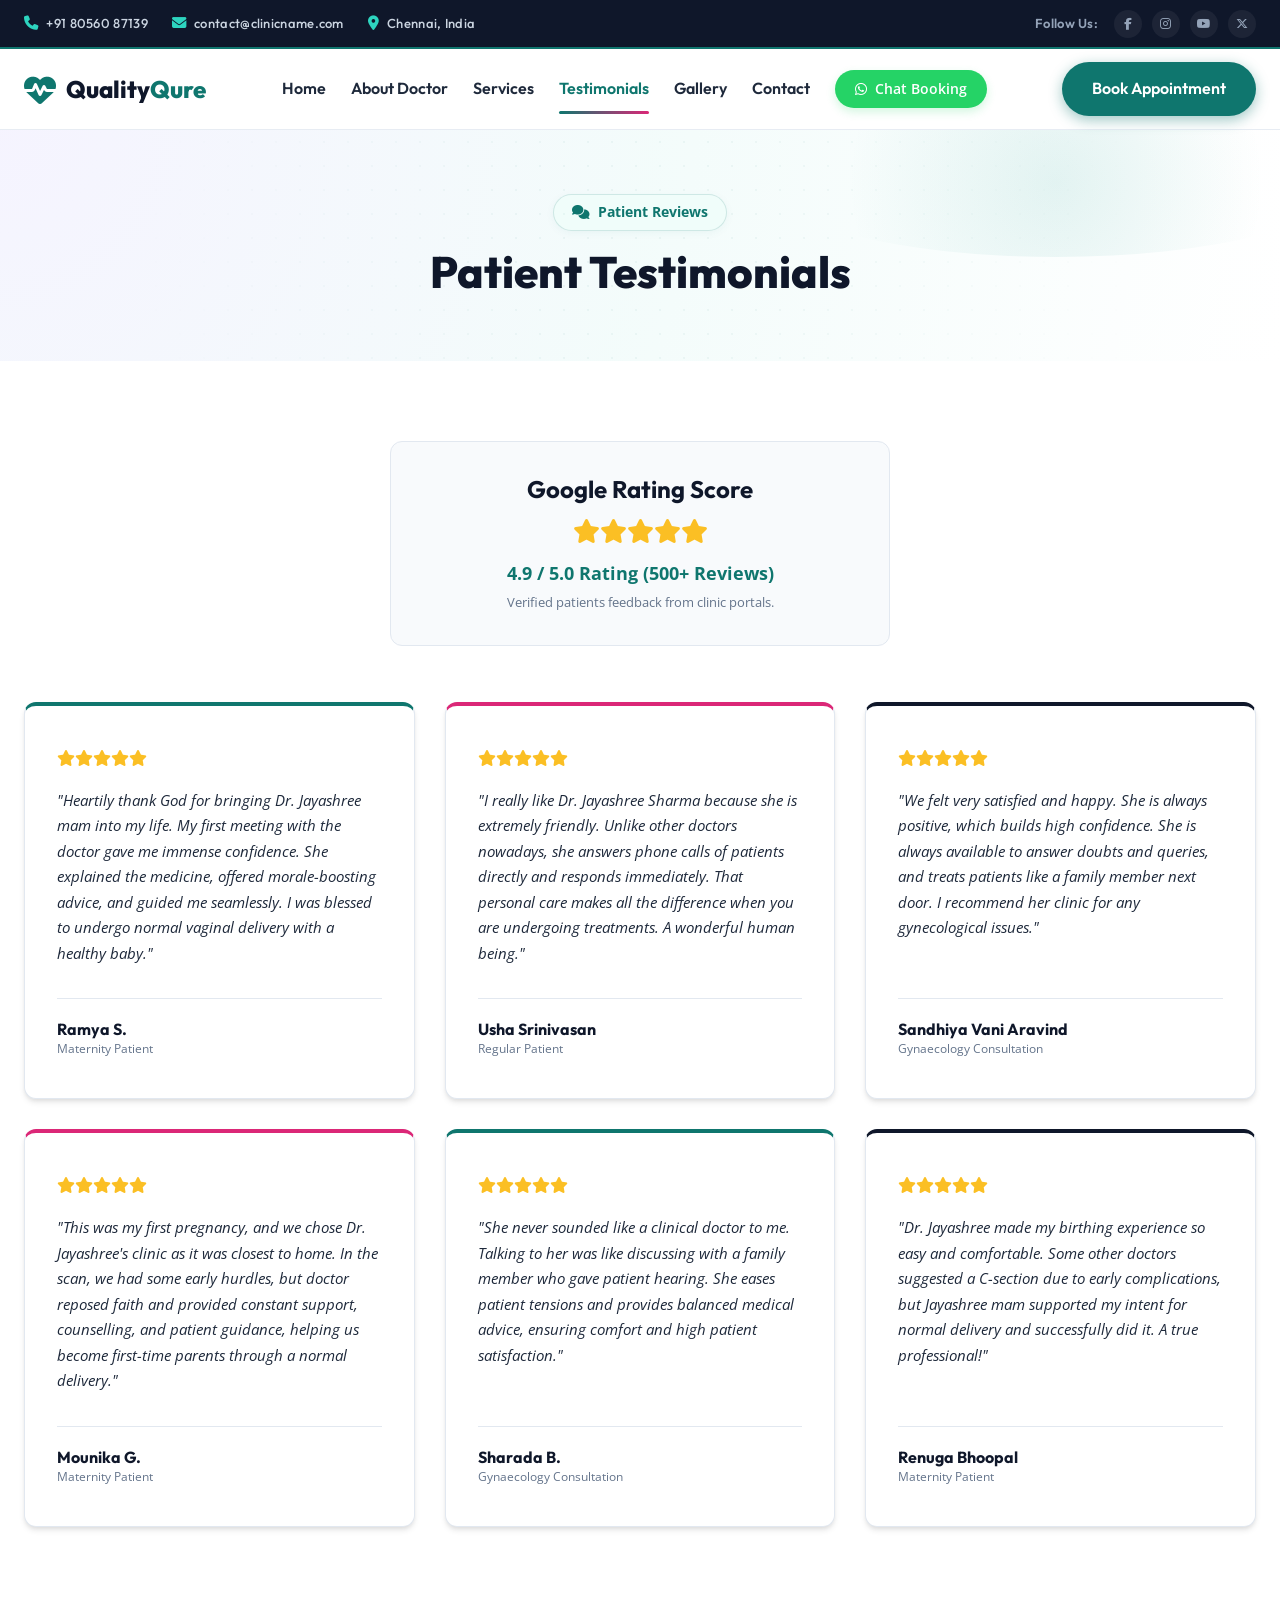
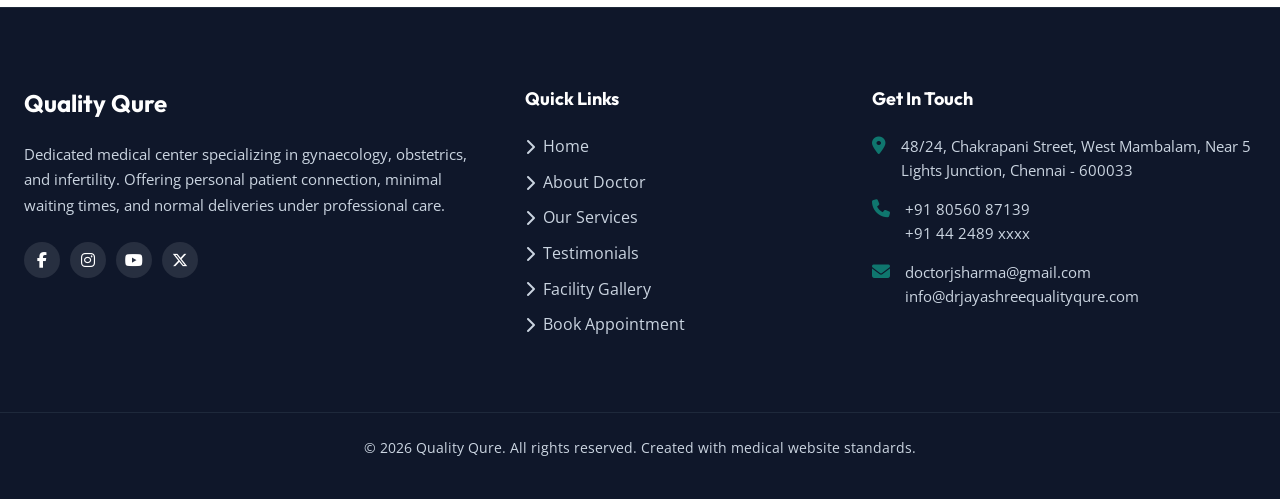
<file: testimonials.html>
<!DOCTYPE html>
<html lang="en">
<head>
  <meta charset="UTF-8">
  <meta name="viewport" content="width=device-width, initial-scale=1.0">
  <meta name="description" content="Read reviews, feedback, and success stories from patients treated by Dr. Jayashree Sharma at Quality Qure clinic.">
  <title>Patient Testimonials & Reviews - Quality Qure Speciality Clinic</title>

  <!-- Google Fonts: Outfit (Headings) & Open Sans (Body) -->
  <link rel="preconnect" href="https://fonts.googleapis.com">
  <link rel="preconnect" href="https://fonts.gstatic.com" crossorigin>
  <link href="https://fonts.googleapis.com/css2?family=Open+Sans:ital,wght@0,300..800;1,300..800&family=Outfit:wght@100..900&display=swap" rel="stylesheet">

  <!-- FontAwesome Icons for modern aesthetic -->
  <link rel="stylesheet" href="https://cdnjs.cloudflare.com/ajax/libs/font-awesome/6.4.2/css/all.min.css">

  <!-- Custom Stylesheet -->
  <link rel="stylesheet" href="css/style.css">
</head>
<body>

  <!-- =========================================
       TOP CONTACT & SOCIAL BAR
       ========================================= -->
  <div class="top-bar">
    <div class="container top-bar-content">
      <ul class="top-bar-info">
        <li><i class="fa-solid fa-phone"></i> <a href="tel:+918056087139">+91 80560 87139</a></li>
        <li><i class="fa-solid fa-envelope"></i> <a href="mailto:contact@clinicname.com">contact@clinicname.com</a></li>
        <li><i class="fa-solid fa-location-dot"></i> <span>Chennai, India</span></li>
      </ul>
      <div class="top-bar-social">
        <span>Follow Us:</span>
        <div class="social-links">
          <a href="#" class="social-btn" aria-label="Facebook"><i class="fa-brands fa-facebook-f"></i></a>
          <a href="#" class="social-btn" aria-label="Instagram"><i class="fa-brands fa-instagram"></i></a>
          <a href="#" class="social-btn" aria-label="YouTube"><i class="fa-brands fa-youtube"></i></a>
          <a href="#" class="social-btn" aria-label="Twitter"><i class="fa-brands fa-x-twitter"></i></a>
        </div>
      </div>
    </div>
  </div>

  <!-- =========================================
       MAIN STICKY HEADER & NAVIGATION
       ========================================= -->
  <header class="main-header">
    <div class="container header-container">
      <a href="index.html" class="logo">
        <span class="logo-icon"><i class="fa-solid fa-heart-pulse"></i></span>
        <span class="logo-text">Quality<span>Qure</span></span>
      </a>

      <!-- Desktop Navigation Menu -->
      <nav class="nav-menu">
        <a href="index.html" class="nav-link">Home</a>
        <a href="about.html" class="nav-link">About Doctor</a>
        <a href="services.html" class="nav-link">Services</a>
        <a href="testimonials.html" class="nav-link active">Testimonials</a>
        <a href="gallery.html" class="nav-link">Gallery</a>
        <a href="contact.html" class="nav-link">Contact</a>
        
        <!-- Easy Mobile Call Action -->
        <a href="https://wa.me/918056087139" target="_blank" class="nav-whatsapp-btn">
          <i class="fa-brands fa-whatsapp"></i> Chat Booking
        </a>
      </nav>

      <!-- CTA Appointment Button -->
      <a href="contact.html" class="btn btn-primary header-btn">Book Appointment</a>

      <!-- Hamburger Icon for Mobile Drawer -->
      <button class="hamburger" aria-label="Toggle Navigation Menu">
        <i class="fa-solid fa-bars"></i>
      </button>
    </div>
  </header>

  <main>
    <!-- =========================================
         PAGE HERO BANNER
         ========================================= -->
    <section class="hero" style="padding: 4rem 0; text-align: center;">
      <div class="container">
        <div class="hero-tag" style="margin-bottom: 1rem;">
          <i class="fa-solid fa-comments"></i> Patient Reviews
        </div>
        <h1 class="hero-title" style="font-size: 2.75rem; margin-bottom: 0;">Patient <span>Testimonials</span></h1>
      </div>
    </section>

    <!-- =========================================
         TESTIMONIALS GRID
         ========================================= -->
    <section class="section-padding" style="background-color: var(--bg-white);">
      <div class="container">
        <!-- Google review score callout -->
        <div style="background-color: var(--bg-light); border: 1px solid var(--border-color); padding: 2rem; border-radius: var(--radius-md); text-align: center; margin-bottom: 3.5rem; max-width: 500px; margin-left: auto; margin-right: auto;">
          <h3 style="font-size: 1.5rem; color: var(--primary-dark); margin-bottom: 0.5rem;">Google Rating Score</h3>
          <div style="color: #fbbf24; font-size: 1.5rem; margin-bottom: 0.5rem;">
            <i class="fa-solid fa-star"></i><i class="fa-solid fa-star"></i><i class="fa-solid fa-star"></i><i class="fa-solid fa-star"></i><i class="fa-solid fa-star"></i>
          </div>
          <p style="font-size: 1.125rem; font-weight: 700; color: var(--primary); margin: 0;">4.9 / 5.0 Rating (500+ Reviews)</p>
          <p style="font-size: 0.8125rem; color: var(--text-muted); margin-top: 5px; margin-bottom: 0;">Verified patients feedback from clinic portals.</p>
        </div>

        <!-- 3-column review card grid -->
        <div style="display: grid; grid-template-columns: repeat(auto-fit, minmax(320px, 1fr)); gap: 30px;">
          
          <!-- Testimonial card 1 -->
          <div style="background-color: var(--bg-white); border: 1px solid var(--border-color); padding: 2.5rem 2rem; border-radius: var(--radius-md); box-shadow: var(--shadow-md); border-top: 4px solid var(--primary); display: flex; flex-direction: column;">
            <div style="color: #fbbf24; font-size: 1rem; margin-bottom: 1rem;">
              <i class="fa-solid fa-star"></i><i class="fa-solid fa-star"></i><i class="fa-solid fa-star"></i><i class="fa-solid fa-star"></i><i class="fa-solid fa-star"></i>
            </div>
            <p style="font-style: italic; color: var(--text-dark); line-height: 1.7; font-size: 0.9375rem; margin-bottom: 2rem; flex-grow: 1;">
              "Heartily thank God for bringing Dr. Jayashree mam into my life. My first meeting with the doctor gave me immense confidence. She explained the medicine, offered morale-boosting advice, and guided me seamlessly. I was blessed to undergo normal vaginal delivery with a healthy baby."
            </p>
            <div style="border-top: 1px solid var(--border-color); padding-top: 1.25rem;">
              <h4 style="font-weight: 700; color: var(--primary-dark); font-size: 1rem; margin: 0;">Ramya S.</h4>
              <p style="font-size: 0.75rem; color: var(--text-muted); margin: 0;">Maternity Patient</p>
            </div>
          </div>

          <!-- Testimonial card 2 -->
          <div style="background-color: var(--bg-white); border: 1px solid var(--border-color); padding: 2.5rem 2rem; border-radius: var(--radius-md); box-shadow: var(--shadow-md); border-top: 4px solid var(--accent); display: flex; flex-direction: column;">
            <div style="color: #fbbf24; font-size: 1rem; margin-bottom: 1rem;">
              <i class="fa-solid fa-star"></i><i class="fa-solid fa-star"></i><i class="fa-solid fa-star"></i><i class="fa-solid fa-star"></i><i class="fa-solid fa-star"></i>
            </div>
            <p style="font-style: italic; color: var(--text-dark); line-height: 1.7; font-size: 0.9375rem; margin-bottom: 2rem; flex-grow: 1;">
              "I really like Dr. Jayashree Sharma because she is extremely friendly. Unlike other doctors nowadays, she answers phone calls of patients directly and responds immediately. That personal care makes all the difference when you are undergoing treatments. A wonderful human being."
            </p>
            <div style="border-top: 1px solid var(--border-color); padding-top: 1.25rem;">
              <h4 style="font-weight: 700; color: var(--primary-dark); font-size: 1rem; margin: 0;">Usha Srinivasan</h4>
              <p style="font-size: 0.75rem; color: var(--text-muted); margin: 0;">Regular Patient</p>
            </div>
          </div>

          <!-- Testimonial card 3 -->
          <div style="background-color: var(--bg-white); border: 1px solid var(--border-color); padding: 2.5rem 2rem; border-radius: var(--radius-md); box-shadow: var(--shadow-md); border-top: 4px solid var(--primary-dark); display: flex; flex-direction: column;">
            <div style="color: #fbbf24; font-size: 1rem; margin-bottom: 1rem;">
              <i class="fa-solid fa-star"></i><i class="fa-solid fa-star"></i><i class="fa-solid fa-star"></i><i class="fa-solid fa-star"></i><i class="fa-solid fa-star"></i>
            </div>
            <p style="font-style: italic; color: var(--text-dark); line-height: 1.7; font-size: 0.9375rem; margin-bottom: 2rem; flex-grow: 1;">
              "We felt very satisfied and happy. She is always positive, which builds high confidence. She is always available to answer doubts and queries, and treats patients like a family member next door. I recommend her clinic for any gynecological issues."
            </p>
            <div style="border-top: 1px solid var(--border-color); padding-top: 1.25rem;">
              <h4 style="font-weight: 700; color: var(--primary-dark); font-size: 1rem; margin: 0;">Sandhiya Vani Aravind</h4>
              <p style="font-size: 0.75rem; color: var(--text-muted); margin: 0;">Gynaecology Consultation</p>
            </div>
          </div>

          <!-- Testimonial card 4 -->
          <div style="background-color: var(--bg-white); border: 1px solid var(--border-color); padding: 2.5rem 2rem; border-radius: var(--radius-md); box-shadow: var(--shadow-md); border-top: 4px solid var(--accent); display: flex; flex-direction: column;">
            <div style="color: #fbbf24; font-size: 1rem; margin-bottom: 1rem;">
              <i class="fa-solid fa-star"></i><i class="fa-solid fa-star"></i><i class="fa-solid fa-star"></i><i class="fa-solid fa-star"></i><i class="fa-solid fa-star"></i>
            </div>
            <p style="font-style: italic; color: var(--text-dark); line-height: 1.7; font-size: 0.9375rem; margin-bottom: 2rem; flex-grow: 1;">
              "This was my first pregnancy, and we chose Dr. Jayashree's clinic as it was closest to home. In the scan, we had some early hurdles, but doctor reposed faith and provided constant support, counselling, and patient guidance, helping us become first-time parents through a normal delivery."
            </p>
            <div style="border-top: 1px solid var(--border-color); padding-top: 1.25rem;">
              <h4 style="font-weight: 700; color: var(--primary-dark); font-size: 1rem; margin: 0;">Mounika G.</h4>
              <p style="font-size: 0.75rem; color: var(--text-muted); margin: 0;">Maternity Patient</p>
            </div>
          </div>

          <!-- Testimonial card 5 -->
          <div style="background-color: var(--bg-white); border: 1px solid var(--border-color); padding: 2.5rem 2rem; border-radius: var(--radius-md); box-shadow: var(--shadow-md); border-top: 4px solid var(--primary); display: flex; flex-direction: column;">
            <div style="color: #fbbf24; font-size: 1rem; margin-bottom: 1rem;">
              <i class="fa-solid fa-star"></i><i class="fa-solid fa-star"></i><i class="fa-solid fa-star"></i><i class="fa-solid fa-star"></i><i class="fa-solid fa-star"></i>
            </div>
            <p style="font-style: italic; color: var(--text-dark); line-height: 1.7; font-size: 0.9375rem; margin-bottom: 2rem; flex-grow: 1;">
              "She never sounded like a clinical doctor to me. Talking to her was like discussing with a family member who gave patient hearing. She eases patient tensions and provides balanced medical advice, ensuring comfort and high patient satisfaction."
            </p>
            <div style="border-top: 1px solid var(--border-color); padding-top: 1.25rem;">
              <h4 style="font-weight: 700; color: var(--primary-dark); font-size: 1rem; margin: 0;">Sharada B.</h4>
              <p style="font-size: 0.75rem; color: var(--text-muted); margin: 0;">Gynaecology Consultation</p>
            </div>
          </div>

          <!-- Testimonial card 6 -->
          <div style="background-color: var(--bg-white); border: 1px solid var(--border-color); padding: 2.5rem 2rem; border-radius: var(--radius-md); box-shadow: var(--shadow-md); border-top: 4px solid var(--primary-dark); display: flex; flex-direction: column;">
            <div style="color: #fbbf24; font-size: 1rem; margin-bottom: 1rem;">
              <i class="fa-solid fa-star"></i><i class="fa-solid fa-star"></i><i class="fa-solid fa-star"></i><i class="fa-solid fa-star"></i><i class="fa-solid fa-star"></i>
            </div>
            <p style="font-style: italic; color: var(--text-dark); line-height: 1.7; font-size: 0.9375rem; margin-bottom: 2rem; flex-grow: 1;">
              "Dr. Jayashree made my birthing experience so easy and comfortable. Some other doctors suggested a C-section due to early complications, but Jayashree mam supported my intent for normal delivery and successfully did it. A true professional!"
            </p>
            <div style="border-top: 1px solid var(--border-color); padding-top: 1.25rem;">
              <h4 style="font-weight: 700; color: var(--primary-dark); font-size: 1rem; margin: 0;">Renuga Bhoopal</h4>
              <p style="font-size: 0.75rem; color: var(--text-muted); margin: 0;">Maternity Patient</p>
            </div>
          </div>
        </div>
      </div>
    </section>
  </main>

  <!-- =========================================
       FOOTER SECTION
       ========================================= -->
  <footer class="footer">
    <div class="container footer-grid">
      <!-- Widget 1: Brand Info -->
      <div class="footer-widget-about">
        <h3>Quality Qure</h3>
        <p>
          Dedicated medical center specializing in gynaecology, obstetrics, and infertility. Offering personal patient connection, minimal waiting times, and normal deliveries under professional care.
        </p>
        <div class="social-links">
          <a href="#" class="social-btn" aria-label="Facebook"><i class="fa-brands fa-facebook-f"></i></a>
          <a href="#" class="social-btn" aria-label="Instagram"><i class="fa-brands fa-instagram"></i></a>
          <a href="#" class="social-btn" aria-label="YouTube"><i class="fa-brands fa-youtube"></i></a>
          <a href="#" class="social-btn" aria-label="Twitter"><i class="fa-brands fa-x-twitter"></i></a>
        </div>
      </div>

      <!-- Widget 2: Navigation Links -->
      <div class="footer-widget-links">
        <h4>Quick Links</h4>
        <ul class="footer-links-list">
          <li><a href="index.html"><i class="fa-solid fa-chevron-right"></i> Home</a></li>
          <li><a href="about.html"><i class="fa-solid fa-chevron-right"></i> About Doctor</a></li>
          <li><a href="services.html"><i class="fa-solid fa-chevron-right"></i> Our Services</a></li>
          <li><a href="testimonials.html"><i class="fa-solid fa-chevron-right"></i> Testimonials</a></li>
          <li><a href="gallery.html"><i class="fa-solid fa-chevron-right"></i> Facility Gallery</a></li>
          <li><a href="contact.html"><i class="fa-solid fa-chevron-right"></i> Book Appointment</a></li>
        </ul>
      </div>

      <!-- Widget 3: Contact Details -->
      <div class="footer-widget-contact">
        <h4>Get In Touch</h4>
        <ul class="footer-contact-list">
          <li>
            <i class="fa-solid fa-location-dot"></i>
            <span>48/24, Chakrapani Street, West Mambalam, Near 5 Lights Junction, Chennai - 600033</span>
          </li>
          <li>
            <i class="fa-solid fa-phone"></i>
            <span>+91 80560 87139 <br> +91 44 2489 xxxx</span>
          </li>
          <li>
            <i class="fa-solid fa-envelope"></i>
            <span>doctorjsharma@gmail.com<br>info@drjayashreequalityqure.com</span>
          </li>
        </ul>
      </div>
    </div>

    <!-- Copyright Bar -->
    <div class="footer-bottom">
      <div class="container">
        <p>&copy; 2026 Quality Qure. All rights reserved. Created with medical website standards.</p>
      </div>
    </div>
  </footer>

  <!-- Link Custom Script -->
  <script src="js/script.js"></script>
</body>
</html>
</file>
<file: css/style.css>
/*
  =========================================
  PROFESSIONAL DOCTOR WEBSITE TEMPLATE CSS
  =========================================
  Designed with best practices in modern UI design.
  Features: CSS variables, flex/grid systems, smooth transitions, micro-animations, glassmorphism, responsive designs.
*/

/* 1. CSS VARIABLES (DESIGN SYSTEM) */
:root {
  /* Color Palette */
  --primary: #0f766e;          /* Teal / Medical Theme Primary */
  --primary-dark: #0f172a;     /* Dark Slate Navy for text/dark elements */
  --primary-light: #f0fdfa;    /* Light teal tint for backgrounds */
  --secondary: #1e1b4b;        /* Indigo / Deep Trust color */
  --accent: #db2777;           /* Fuchsia/Pink matching Dr. Jayashree's accent */
  --accent-light: #fdf2f8;     /* Light pink accent background */
  --text-dark: #1e293b;        /* Body text color (Slate 800) */
  --text-muted: #64748b;       /* Muted text (Slate 500) */
  --bg-light: #f8fafc;         /* Light page background (Slate 50) */
  --bg-white: #ffffff;         /* Pure white for cards/navs */
  --border-color: #e2e8f0;     /* Border color (Slate 200) */
  
  /* Typography */
  --font-heading: 'Outfit', -apple-system, BlinkMacSystemFont, "Segoe UI", Roboto, sans-serif;
  --font-body: 'Open Sans', -apple-system, BlinkMacSystemFont, "Segoe UI", Roboto, sans-serif;

  /* Shadows */
  --shadow-sm: 0 1px 3px rgba(0, 0, 0, 0.1), 0 1px 2px rgba(0, 0, 0, 0.06);
  --shadow-md: 0 4px 6px -1px rgba(0, 0, 0, 0.1), 0 2px 4px -1px rgba(0, 0, 0, 0.06);
  --shadow-lg: 0 10px 15px -3px rgba(0, 0, 0, 0.1), 0 4px 6px -2px rgba(0, 0, 0, 0.05);
  --shadow-xl: 0 20px 25px -5px rgba(0, 0, 0, 0.1), 0 10px 10px -5px rgba(0, 0, 0, 0.04);
  
  /* Borders & Radius */
  --radius-sm: 6px;
  --radius-md: 12px;
  --radius-lg: 20px;
  --radius-full: 9999px;
  
  /* Transitions */
  --transition-fast: 0.2s ease;
  --transition-normal: 0.3s ease;
  --transition-slow: 0.5s ease;
  
  /* Layout */
  --container-max: 1400px;
  --header-height: 80px;
}

/* 2. BASE & RESET */
*, *::before, *::after {
  box-sizing: border-box;
  margin: 0;
  padding: 0;
}

html {
  scroll-behavior: smooth;
  font-size: 16px;
}

body {
  font-family: var(--font-body);
  color: var(--text-dark);
  background-color: var(--bg-light);
  line-height: 1.6;
  overflow-x: hidden;
}

h1, h2, h3, h4, h5, h6 {
  font-family: var(--font-heading);
  color: var(--primary-dark);
  font-weight: 700;
  line-height: 1.25;
}

p {
  margin-bottom: 1rem;
}

a {
  text-decoration: none;
  color: inherit;
  transition: var(--transition-fast);
}

img {
  max-width: 100%;
  height: auto;
  display: block;
}

ul {
  list-style: none;
}

/* 3. LAYOUT UTILITIES */
.container {
  width: 100%;
  max-width: var(--container-max);
  margin-left: auto;
  margin-right: auto;
  padding-left: 1.5rem;
  padding-right: 1.5rem;
}

.section-padding {
  padding-top: 5rem;
  padding-bottom: 5rem;
}

.section-title-wrapper {
  text-align: center;
  margin-bottom: 3.5rem;
}

.section-subtitle {
  color: var(--primary);
  text-transform: uppercase;
  font-size: 0.875rem;
  letter-spacing: 2px;
  font-weight: 700;
  margin-bottom: 0.5rem;
  display: inline-block;
}

.section-title {
  font-size: 2.25rem;
  color: var(--primary-dark);
  margin-bottom: 1rem;
}

.section-title span {
  color: var(--primary);
}

.section-divider {
  width: 60px;
  height: 4px;
  background-color: var(--accent);
  margin: 0 auto;
  border-radius: var(--radius-full);
}

/* 4. BUTTONS & INTERACTIVES */
.btn {
  display: inline-flex;
  align-items: center;
  justify-content: center;
  padding: 0.75rem 1.75rem;
  font-family: var(--font-heading);
  font-weight: 600;
  border-radius: var(--radius-full);
  transition: all var(--transition-normal);
  cursor: pointer;
  border: 2px solid transparent;
  gap: 8px;
}

.btn-primary {
  background-color: var(--primary);
  color: var(--bg-white);
  box-shadow: 0 4px 14px rgba(15, 118, 110, 0.4);
}

.btn-primary:hover {
  background-color: var(--primary-dark);
  transform: translateY(-2px);
  box-shadow: 0 6px 20px rgba(15, 23, 42, 0.4);
}

.btn-secondary {
  background-color: transparent;
  border-color: var(--primary);
  color: var(--primary);
}

.btn-secondary:hover {
  background-color: var(--primary);
  color: var(--bg-white);
  transform: translateY(-2px);
}

.btn-accent {
  background-color: var(--accent);
  color: var(--bg-white);
  box-shadow: 0 4px 14px rgba(219, 39, 119, 0.4);
  animation: pulse-animation 2s infinite;
}

.btn-accent:hover {
  background-color: var(--secondary);
  transform: translateY(-2px);
  animation: none;
}

.social-links {
  display: flex;
  gap: 10px;
}

.social-btn {
  width: 36px;
  height: 36px;
  background-color: rgba(255, 255, 255, 0.1);
  color: var(--bg-white);
  border-radius: 50%;
  display: flex;
  align-items: center;
  justify-content: center;
  transition: var(--transition-normal);
}

.social-btn:hover {
  background-color: var(--primary);
  transform: scale(1.1);
}

/* 5. TOP BAR & NAVIGATION */
.top-bar {
  background-color: var(--primary-dark);
  color: #cbd5e1;
  font-size: 0.8125rem;
  font-family: var(--font-heading);
  font-weight: 500;
  padding: 0.6rem 0;
  border-bottom: 2px solid var(--primary);
  letter-spacing: 0.3px;
}

.top-bar-content {
  display: flex;
  justify-content: space-between;
  align-items: center;
}

.top-bar-info {
  display: flex;
  gap: 24px;
}

.top-bar-info li {
  display: flex;
  align-items: center;
  gap: 8px;
}

.top-bar-info li i {
  color: #2dd4bf;
  font-size: 0.9rem;
}

.top-bar-info a {
  transition: var(--transition-fast);
}

.top-bar-info a:hover {
  color: #2dd4bf;
}

.top-bar-social {
  display: flex;
  align-items: center;
  gap: 12px;
}

.top-bar-social span {
  color: #94a3b8;
  font-weight: 600;
  margin-right: 4px;
}

.top-bar .social-btn {
  width: 28px;
  height: 28px;
  font-size: 0.75rem;
  background-color: rgba(255, 255, 255, 0.06);
  color: #94a3b8;
}

/* Brand specific social hovers */
.top-bar .social-btn:has(.fa-facebook-f):hover {
  background-color: #1877f2;
  color: #fff;
  transform: scale(1.1);
}

.top-bar .social-btn:has(.fa-instagram):hover {
  background: linear-gradient(45deg, #f09433, #dc2743, #cc2366, #bc1888);
  color: #fff;
  transform: scale(1.1);
}

.top-bar .social-btn:has(.fa-youtube):hover {
  background-color: #ff0000;
  color: #fff;
  transform: scale(1.1);
}

.top-bar .social-btn:has(.fa-x-twitter):hover {
  background-color: #000000;
  color: #fff;
  transform: scale(1.1);
}

/* Header */
.main-header {
  position: sticky;
  top: 0;
  left: 0;
  width: 100%;
  background-color: rgba(255, 255, 255, 0.95);
  backdrop-filter: blur(12px);
  -webkit-backdrop-filter: blur(12px);
  border-bottom: 1px solid rgba(226, 232, 240, 0.8);
  z-index: 1000;
  transition: all var(--transition-normal);
}

.main-header.scrolled {
  background-color: rgba(255, 255, 255, 0.9);
  box-shadow: var(--shadow-md);
  border-bottom-color: rgba(226, 232, 240, 0.95);
}

.header-container {
  display: flex;
  justify-content: space-between;
  align-items: center;
  height: var(--header-height);
}

.logo {
  display: flex;
  align-items: center;
  gap: 10px;
}

.logo:hover .logo-icon {
  transform: scale(1.1) rotate(5deg);
}

.logo-icon {
  font-size: 2rem;
  color: var(--primary);
  transition: transform var(--transition-normal);
}

.logo-text {
  font-family: var(--font-heading);
  font-size: 1.5rem;
  font-weight: 800;
  color: var(--primary-dark);
}

.logo-text span {
  color: var(--primary);
}

/* Navbar Navigation */
.nav-menu {
  display: flex;
  gap: 25px;
  align-items: center;
}

.nav-link {
  font-family: var(--font-heading);
  font-weight: 600;
  color: var(--text-dark);
  font-size: 1rem;
  padding: 0.5rem 0;
  position: relative;
}

.nav-link::after {
  content: '';
  position: absolute;
  bottom: -4px;
  left: 50%;
  width: 0;
  height: 3px;
  background: linear-gradient(90deg, var(--primary) 0%, var(--accent) 100%);
  border-radius: var(--radius-full);
  transition: all var(--transition-normal);
  transform: translateX(-50%);
}

.nav-link:hover, .nav-link.active {
  color: var(--primary);
}

.nav-link:hover::after, .nav-link.active::after {
  width: 100%;
}

/* Custom WhatsApp Button in Navigation */
.nav-whatsapp-btn {
  display: inline-flex;
  align-items: center;
  gap: 8px;
  padding: 0.5rem 1.25rem;
  font-size: 0.875rem;
  font-weight: 600;
  border-radius: var(--radius-full);
  background-color: #25d366;
  color: var(--bg-white) !important;
  box-shadow: 0 4px 10px rgba(37, 211, 102, 0.2);
  transition: all var(--transition-normal);
}

.nav-whatsapp-btn:hover {
  background-color: #1ebd59;
  transform: translateY(-2px);
  box-shadow: 0 6px 14px rgba(37, 211, 102, 0.35);
}

/* Dropdown Menu Styles */
.nav-item-dropdown {
  position: relative;
}

.nav-item-dropdown .nav-link {
  display: flex;
  align-items: center;
  gap: 6px;
  cursor: pointer;
}

.dropdown-arrow {
  font-size: 0.75rem;
  transition: transform var(--transition-normal);
}

.dropdown-menu {
  position: absolute;
  top: 100%;
  left: 50%;
  transform: translateX(-50%) translateY(15px);
  background-color: var(--bg-white);
  min-width: 240px;
  padding: 0.75rem 0;
  border-radius: var(--radius-md);
  box-shadow: var(--shadow-xl);
  border: 1px solid var(--border-color);
  opacity: 0;
  visibility: hidden;
  transition: opacity var(--transition-normal), transform var(--transition-normal), visibility var(--transition-normal);
  z-index: 1100;
}

.dropdown-menu li {
  width: 100%;
}

.dropdown-menu li a {
  display: block;
  padding: 0.6rem 1.5rem;
  font-size: 0.9rem;
  font-weight: 600;
  color: var(--text-dark);
  transition: all var(--transition-fast);
}

.dropdown-menu li a:hover {
  background-color: var(--primary-light);
  color: var(--primary);
  padding-left: 1.75rem; /* micro-slide effect */
}

/* Hover behaviors for Desktop */
@media (min-width: 769px) {
  .nav-item-dropdown:hover .dropdown-menu {
    opacity: 1;
    visibility: visible;
    transform: translateX(-50%) translateY(0);
  }
  
  .nav-item-dropdown:hover .dropdown-arrow {
    transform: rotate(180deg);
  }
}

/* Hamburger mobile button */
.hamburger {
  display: none;
  cursor: pointer;
  background: none;
  border: none;
  font-size: 1.5rem;
  color: var(--primary-dark);
}

/* 6. HERO SECTION */
.hero {
  position: relative;
  background: radial-gradient(circle at 0% 0%, rgba(245, 243, 255, 0.9) 0%, rgba(240, 253, 250, 0.6) 50%, rgba(255, 255, 255, 1) 100%);
  padding: 8rem 0 10rem 0;
  overflow: hidden;
}

/* Subtle background mesh dots pattern */
.hero::before {
  content: '';
  position: absolute;
  top: 0;
  left: 0;
  width: 100%;
  height: 100%;
  background-image: radial-gradient(rgba(15, 118, 110, 0.08) 1.5px, transparent 1.5px);
  background-size: 24px 24px;
  mask-image: radial-gradient(circle at 50% 50%, black 20%, transparent 80%);
  -webkit-mask-image: radial-gradient(circle at 50% 50%, black 20%, transparent 80%);
  opacity: 0.6;
  z-index: 1;
  pointer-events: none;
}

.hero::after {
  content: '';
  position: absolute;
  top: -10%;
  right: -5%;
  width: 45%;
  height: 65%;
  background: radial-gradient(circle, rgba(13, 148, 136, 0.1) 0%, transparent 70%);
  border-radius: 50%;
  z-index: 1;
  pointer-events: none;
}

/* Ambient glow blobs */
.hero-glow-1 {
  position: absolute;
  top: -10%;
  left: -10%;
  width: 450px;
  height: 450px;
  background: radial-gradient(circle, rgba(13, 148, 136, 0.15) 0%, transparent 70%);
  filter: blur(50px);
  z-index: 1;
  pointer-events: none;
  animation: pulse-glow-1 8s ease-in-out infinite alternate;
}

.hero-glow-2 {
  position: absolute;
  bottom: 5%;
  right: 5%;
  width: 500px;
  height: 500px;
  background: radial-gradient(circle, rgba(219, 39, 119, 0.08) 0%, transparent 70%);
  filter: blur(60px);
  z-index: 1;
  pointer-events: none;
  animation: pulse-glow-2 10s ease-in-out infinite alternate;
}

@keyframes pulse-glow-1 {
  0% { transform: translate(0, 0) scale(1); }
  100% { transform: translate(30px, 20px) scale(1.1); }
}

@keyframes pulse-glow-2 {
  0% { transform: translate(0, 0) scale(1); }
  100% { transform: translate(-40px, -30px) scale(1.15); }
}

.hero-grid {
  display: grid;
  grid-template-columns: 1.2fr 0.8fr;
  gap: 60px;
  align-items: center;
  position: relative;
  z-index: 2;
}

.hero-content {
  max-width: 680px;
  position: relative;
  z-index: 3;
}

.hero-tag {
  background-color: var(--primary-light);
  color: var(--primary);
  padding: 6px 18px;
  border-radius: var(--radius-full);
  font-size: 0.875rem;
  font-weight: 700;
  display: inline-flex;
  align-items: center;
  gap: 8px;
  margin-bottom: 1.75rem;
  border: 1px solid rgba(15, 118, 110, 0.15);
  box-shadow: 0 2px 8px rgba(15, 118, 110, 0.05);
}

.hero-title {
  font-size: 3.75rem;
  color: var(--primary-dark);
  line-height: 1.15;
  margin-bottom: 1.75rem;
  font-weight: 800;
}

.hero-title span.highlight {
  color: var(--accent);
  background: linear-gradient(to right, var(--accent), #f472b6);
  -webkit-background-clip: text;
  -webkit-text-fill-color: transparent;
  display: inline-block;
  font-weight: 800;
}

/* Typewriter animation cursor blinkers */
.typewriter-cursor {
  font-weight: 300;
  color: var(--primary);
  animation: cursor-blink 0.8s infinite;
  margin-left: 2px;
  display: inline-block;
  vertical-align: middle;
}

.typewriter-cursor.finished {
  animation: cursor-blink-slow 1.5s infinite;
}

@keyframes cursor-blink {
  0%, 100% { opacity: 1; }
  50% { opacity: 0; }
}

@keyframes cursor-blink-slow {
  0%, 100% { opacity: 0.5; }
  50% { opacity: 0; }
}

.hero-text {
  font-size: 1.15rem;
  color: var(--text-muted);
  margin-bottom: 2.25rem;
  line-height: 1.7;
}

.hero-btns {
  display: flex;
  gap: 15px;
}

/* Hero Image & Floating elements */
.hero-image-wrapper {
  position: relative;
  display: flex;
  justify-content: center;
  align-items: center;
  z-index: 3;
}

/* Rotating decorative ring */
.hero-circle-deco-1 {
  position: absolute;
  width: 440px;
  height: 440px;
  border-radius: 50%;
  border: 2px dashed rgba(15, 118, 110, 0.2);
  z-index: 1;
  animation: rotate-clockwise 40s linear infinite;
  pointer-events: none;
}

/* Pulsing background circle glow */
.hero-circle-deco-2 {
  position: absolute;
  width: 400px;
  height: 400px;
  border-radius: 50%;
  background: radial-gradient(circle, rgba(13, 148, 136, 0.06) 0%, transparent 70%);
  z-index: 1;
  pointer-events: none;
  animation: pulse-ring 4s ease-in-out infinite alternate;
}

@keyframes rotate-clockwise {
  0% { transform: rotate(0deg); }
  100% { transform: rotate(360deg); }
}

@keyframes pulse-ring {
  0% { transform: scale(0.95); opacity: 0.8; }
  100% { transform: scale(1.05); opacity: 1; }
}

.hero-img-container {
  width: 380px;
  height: 380px;
  border-radius: 50%;
  overflow: hidden;
  border: 10px solid var(--bg-white);
  box-shadow: var(--shadow-xl);
  position: relative;
  background-color: var(--primary-light);
  z-index: 2;
}

.hero-img-container img {
  width: 100%;
  height: 100%;
  object-fit: cover;
}

.floating-badge {
  position: absolute;
  background-color: var(--bg-white);
  box-shadow: var(--shadow-xl);
  padding: 15px 20px;
  border-radius: var(--radius-md);
  display: flex;
  align-items: center;
  gap: 12px;
  z-index: 5;
}

.badge-1 {
  bottom: 20px;
  left: -20px;
  animation: float-y-animation 4s ease-in-out infinite;
}

.badge-2 {
  top: 40px;
  right: -10px;
  animation: float-y-animation 5s ease-in-out infinite alternate;
}

.floating-badge .icon {
  width: 44px;
  height: 44px;
  background-color: var(--primary-light);
  color: var(--primary);
  border-radius: 50%;
  display: flex;
  align-items: center;
  justify-content: center;
  font-size: 1.25rem;
}

.badge-info h4 {
  font-size: 1.125rem;
  font-weight: 700;
  margin-bottom: 2px;
}

.badge-info p {
  font-size: 0.75rem;
  color: var(--text-muted);
  margin: 0;
}

/* 7. QUICK INFO SECTION */
.quick-info {
  margin-top: -4rem;
  position: relative;
  z-index: 10;
}

.quick-info-grid {
  display: grid;
  grid-template-columns: repeat(3, 1fr);
  gap: 25px;
}

.info-card {
  background-color: rgba(255, 255, 255, 0.96);
  backdrop-filter: blur(12px);
  -webkit-backdrop-filter: blur(12px);
  padding: 2.25rem 2rem;
  border-radius: var(--radius-md);
  box-shadow: 0 10px 30px -5px rgba(15, 23, 42, 0.05), 0 4px 12px -2px rgba(15, 23, 42, 0.03);
  display: flex;
  gap: 20px;
  align-items: flex-start;
  transition: transform 0.4s cubic-bezier(0.16, 1, 0.3, 1), 
              box-shadow 0.4s cubic-bezier(0.16, 1, 0.3, 1), 
              border-color 0.4s cubic-bezier(0.16, 1, 0.3, 1), 
              background-color 0.4s cubic-bezier(0.16, 1, 0.3, 1);
  border: 1px solid rgba(15, 118, 110, 0.06);
  position: relative;
  overflow: hidden;
}

.info-card::after {
  content: '';
  position: absolute;
  bottom: 0;
  left: 0;
  width: 100%;
  height: 4px;
  transform: scaleX(0);
  transform-origin: center;
  transition: transform 0.3s cubic-bezier(0.16, 1, 0.3, 1);
}

.info-card:hover {
  transform: translateY(-8px) scale(1.015);
  box-shadow: 0 20px 40px -15px rgba(15, 23, 42, 0.12), 0 8px 20px -8px rgba(15, 23, 42, 0.05);
}

.info-card:hover::after {
  transform: scaleX(1);
}

/* Card 1: Timings Border & Accent */
.info-card.card-primary {
  border-color: rgba(15, 118, 110, 0.08);
}
.info-card.card-primary::after {
  background: linear-gradient(90deg, #0F8A83 0%, #14b8a6 100%);
}

/* Card 2: Emergency Booking Border & Accent */
.info-card.card-emergency {
  border-color: rgba(219, 39, 119, 0.12);
  background-image: radial-gradient(circle at top right, rgba(219, 39, 119, 0.03), transparent 70%);
}
.info-card.card-emergency::after {
  background: linear-gradient(90deg, #db2777 0%, #f43f5e 100%);
}
.info-card.card-emergency:hover {
  border-color: rgba(219, 39, 119, 0.25);
  box-shadow: 0 20px 40px -15px rgba(219, 39, 119, 0.15), 0 8px 20px -8px rgba(219, 39, 119, 0.05);
}

/* Card 3: Location Border & Accent */
.info-card.card-location {
  border-color: rgba(11, 31, 58, 0.08);
}
.info-card.card-location::after {
  background: linear-gradient(90deg, #0B1F3A 0%, #475569 100%);
}
.info-card.card-location:hover {
  border-color: rgba(11, 31, 58, 0.2);
  box-shadow: 0 20px 40px -15px rgba(11, 31, 58, 0.15), 0 8px 20px -8px rgba(11, 31, 58, 0.05);
}

/* Rounded squircle icon container with gradient background */
.info-card-icon {
  width: 54px;
  height: 54px;
  border-radius: 16px;
  display: flex;
  align-items: center;
  justify-content: center;
  font-size: 1.4rem;
  flex-shrink: 0;
  transform: rotate(-6deg);
  transition: transform 0.4s cubic-bezier(0.175, 0.885, 0.32, 1.275);
}

.info-card-icon i {
  transition: transform 0.4s cubic-bezier(0.175, 0.885, 0.32, 1.275);
}

.info-card:hover .info-card-icon {
  transform: rotate(0deg) scale(1.08);
}

.info-card:hover .info-card-icon i {
  transform: scale(1.1);
}

.card-primary .info-card-icon {
  background: linear-gradient(135deg, rgba(15, 138, 131, 0.1) 0%, rgba(20, 184, 166, 0.03) 100%);
  color: #0F8A83;
  border: 1px solid rgba(15, 138, 131, 0.15);
}

.card-emergency .info-card-icon {
  background: linear-gradient(135deg, rgba(219, 39, 119, 0.12) 0%, rgba(244, 63, 94, 0.04) 100%);
  color: #db2777;
  border: 1px solid rgba(219, 39, 119, 0.18);
  animation: pulse-icon 2s infinite alternate ease-in-out;
}

@keyframes pulse-icon {
  0% { box-shadow: 0 0 0 0 rgba(219, 39, 119, 0.15); }
  100% { box-shadow: 0 0 0 8px rgba(219, 39, 119, 0); }
}

.card-location .info-card-icon {
  background: linear-gradient(135deg, rgba(11, 31, 58, 0.1) 0%, rgba(71, 85, 105, 0.03) 100%);
  color: #0B1F3A;
  border: 1px solid rgba(11, 31, 58, 0.15);
}

/* Typography Hierarchy & Spacing */
.info-card-content {
  flex-grow: 1;
}

.card-meta-row {
  display: flex;
  justify-content: space-between;
  align-items: center;
  margin-bottom: 0.75rem;
  gap: 10px;
  flex-wrap: wrap;
}

.info-card-content h3 {
  font-family: var(--font-heading);
  font-size: 1.2rem;
  font-weight: 700;
  color: #0B1F3A;
  margin-bottom: 0;
  line-height: 1.2;
}

.info-card-content p {
  font-size: 0.85rem;
  color: var(--text-muted);
  margin-bottom: 0;
}

/* Status Indicators */
.status-indicator {
  font-size: 0.72rem;
  font-weight: 600;
  padding: 0.2rem 0.55rem;
  border-radius: var(--radius-full);
  display: inline-flex;
  align-items: center;
  gap: 5px;
  letter-spacing: 0.2px;
}

.status-open {
  background-color: rgba(16, 185, 129, 0.08);
  color: #059669;
  border: 1px solid rgba(16, 185, 129, 0.15);
}

.status-dot {
  width: 6px;
  height: 6px;
  background-color: #10b981;
  border-radius: 50%;
  display: inline-block;
  position: relative;
}

.status-dot::after {
  content: '';
  position: absolute;
  top: 0;
  left: 0;
  width: 100%;
  height: 100%;
  background-color: #10b981;
  border-radius: 50%;
  animation: pulse-dot 1.8s infinite ease-in-out;
  transform-origin: center;
}

@keyframes pulse-dot {
  0% { transform: scale(1); opacity: 0.8; }
  100% { transform: scale(2.6); opacity: 0; }
}

.status-support {
  background-color: rgba(219, 39, 119, 0.08);
  color: #db2777;
  border: 1px solid rgba(219, 39, 119, 0.15);
}

.status-support i {
  font-size: 0.7rem;
  color: #db2777;
  animation: flash 1.5s infinite alternate ease-in-out;
}

@keyframes flash {
  0% { opacity: 0.5; }
  100% { opacity: 1; filter: drop-shadow(0 0 2px rgba(219, 39, 119, 0.5)); }
}

.status-easy {
  background-color: rgba(11, 31, 58, 0.06);
  color: #0B1F3A;
  border: 1px solid rgba(11, 31, 58, 0.12);
}

.status-easy i {
  font-size: 0.75rem;
}

/* Custom Dividers */
.schedule-divider, 
.emergency-action-divider, 
.location-divider {
  height: 1px;
  border-bottom: 1px dashed rgba(226, 232, 240, 0.8);
  margin: 0.65rem 0;
  width: 100%;
}

/* Schedule List */
.info-card-content .schedule-list {
  margin-top: 0.5rem;
}

.info-card-content .schedule-list li {
  font-size: 0.825rem;
  display: flex;
  justify-content: space-between;
  align-items: center;
  color: #334155;
  font-weight: 500;
}

.info-card-content .schedule-list li strong {
  font-weight: 600;
  color: #1e293b;
}

.time-accent {
  color: #0F8A83;
  font-weight: 700;
  font-family: var(--font-heading);
}

.time-closed {
  color: #ef4444;
  font-weight: 600;
  opacity: 0.85;
}

.sunday-row {
  opacity: 0.85;
}

/* Emergency Booking Styles */
.emergency-desc {
  font-size: 0.825rem;
  color: var(--text-muted);
  line-height: 1.5;
  margin-top: 0.25rem;
}

.emergency-phone-btn {
  display: inline-flex;
  align-items: center;
  gap: 10px;
  font-size: 1.05rem;
  font-weight: 700;
  color: #db2777;
  background: linear-gradient(135deg, rgba(219, 39, 119, 0.05) 0%, rgba(244, 63, 94, 0.01) 100%);
  padding: 0.55rem 1rem;
  border-radius: 10px;
  border: 1px solid rgba(219, 39, 119, 0.12);
  transition: all var(--transition-fast);
  margin-top: 0.25rem;
  width: 100%;
  justify-content: center;
}

.emergency-phone-btn:hover {
  background: linear-gradient(135deg, rgba(219, 39, 119, 0.08) 0%, rgba(244, 63, 94, 0.04) 100%);
  transform: translateY(-2px);
  box-shadow: 0 4px 12px rgba(219, 39, 119, 0.08);
  border-color: rgba(219, 39, 119, 0.2);
}

.emergency-phone-btn i {
  font-size: 0.95rem;
}

/* Location Card Styles */
.clinic-name {
  font-size: 0.9rem;
  font-weight: 700;
  color: #0B1F3A;
  margin-top: 0.25rem;
  letter-spacing: 0.2px;
}

.clinic-address {
  font-size: 0.8rem !important;
  line-height: 1.5;
  color: var(--text-muted);
}

/* 8. ABOUT SECTION */
.about {
  background-color: var(--bg-white);
}

.about-grid {
  display: grid;
  grid-template-columns: 1fr 1.2fr;
  gap: 60px;
  align-items: center;
}

.about-images {
  position: relative;
}

.about-img-main {
  border-radius: var(--radius-lg);
  box-shadow: var(--shadow-xl);
  z-index: 2;
  position: relative;
  overflow: hidden;
  border: 4px solid var(--bg-white);
}

.about-img-main img {
  width: 100%;
  height: 480px;
  object-fit: cover;
  transition: transform var(--transition-slow);
}

.about-img-main:hover img {
  transform: scale(1.05);
}

.about-experience-badge {
  position: absolute;
  bottom: -30px;
  right: -30px;
  background-color: var(--primary);
  color: var(--bg-white);
  padding: 25px;
  border-radius: var(--radius-md);
  box-shadow: var(--shadow-xl);
  text-align: center;
  z-index: 3;
  width: 160px;
  animation: float-y-animation 6s ease-in-out infinite;
}

.about-experience-badge h3 {
  font-size: 2.5rem;
  color: var(--bg-white);
  line-height: 1;
  margin-bottom: 5px;
}

.about-experience-badge p {
  font-size: 0.875rem;
  margin: 0;
  text-transform: uppercase;
  letter-spacing: 1px;
}

.about-decoration {
  position: absolute;
  top: -20px;
  left: -20px;
  width: 120px;
  height: 120px;
  background: radial-gradient(circle, rgba(13, 148, 136, 0.15) 0%, transparent 60%);
  border-radius: 50%;
  z-index: 1;
}

.about-subtitle {
  color: var(--accent);
  font-weight: 700;
  font-size: 1.125rem;
  margin-bottom: 0.5rem;
}

.about-title {
  font-size: 2.5rem;
  margin-bottom: 1.5rem;
}

.about-text {
  color: var(--text-muted);
  margin-bottom: 1.5rem;
}

.about-features {
  display: grid;
  grid-template-columns: 1fr 1fr;
  gap: 15px;
  margin-bottom: 2rem;
}

.about-feature-item {
  display: flex;
  align-items: center;
  gap: 10px;
  font-weight: 600;
  font-size: 0.9375rem;
}

.about-feature-item i {
  color: var(--primary);
  font-size: 1.125rem;
}

/* 9. SERVICES SECTION */
.services {
  background-color: var(--bg-light);
}

.services-grid {
  display: grid;
  grid-template-columns: repeat(3, 1fr);
  gap: 30px;
}

.service-card {
  background-color: var(--bg-white);
  border-radius: var(--radius-md);
  box-shadow: var(--shadow-md);
  overflow: hidden;
  transition: all var(--transition-normal);
  border: 1px solid var(--border-color);
  display: flex;
  flex-direction: column;
}

.service-card:hover {
  transform: translateY(-8px);
  box-shadow: var(--shadow-xl);
  border-color: rgba(15, 118, 110, 0.2);
}

.service-img {
  height: 220px;
  overflow: hidden;
  position: relative;
}

.service-img img {
  width: 100%;
  height: 100%;
  object-fit: cover;
  transition: transform var(--transition-slow);
}

.service-card:hover .service-img img {
  transform: scale(1.08);
}

.service-content {
  padding: 2rem 1.75rem;
  flex-grow: 1;
  display: flex;
  flex-direction: column;
}

.service-icon {
  width: 50px;
  height: 50px;
  border-radius: var(--radius-sm);
  background-color: var(--primary-light);
  color: var(--primary);
  display: flex;
  align-items: center;
  justify-content: center;
  font-size: 1.5rem;
  margin-bottom: 1.25rem;
}

.service-title {
  font-size: 1.375rem;
  margin-bottom: 0.75rem;
}

.service-desc {
  font-size: 0.9375rem;
  color: var(--text-muted);
  margin-bottom: 1.5rem;
  flex-grow: 1;
}

.service-link {
  font-weight: 700;
  color: var(--primary);
  font-size: 0.875rem;
  display: inline-flex;
  align-items: center;
  gap: 5px;
}

.service-link:hover {
  color: var(--primary-dark);
}

.service-link:hover i {
  transform: translateX(4px);
}

.service-link i {
  transition: var(--transition-fast);
}

.services-footer {
  text-align: center;
  margin-top: 3.5rem;
}

/* 10. STATS COUNTER SECTION */
.stats {
  background: linear-gradient(135deg, var(--primary-dark) 0%, var(--secondary) 100%);
  color: var(--bg-white);
  padding: 4.5rem 0;
}

.stats-grid {
  display: grid;
  grid-template-columns: repeat(4, 1fr);
  gap: 30px;
  text-align: center;
}

.stat-item {
  padding: 1rem;
}

.stat-icon {
  font-size: 2.5rem;
  color: #2dd4bf; /* Bright teal/green matching top bar icons */
  margin-bottom: 0.75rem;
}

.stat-number {
  font-size: 3rem;
  font-weight: 800;
  line-height: 1.1;
  margin-bottom: 0.5rem;
  font-family: var(--font-heading);
}

.stat-title {
  font-size: 1rem;
  color: rgba(255, 255, 255, 0.8);
  font-weight: 600;
}

/* 11. GALLERY SECTION */
.gallery {
  background-color: var(--bg-white);
}

.gallery-grid {
  display: grid;
  grid-template-columns: repeat(3, 1fr);
  gap: 20px;
}

.gallery-item {
  border-radius: var(--radius-md);
  overflow: hidden;
  box-shadow: var(--shadow-md);
  position: relative;
  cursor: pointer;
  height: 280px;
}

.gallery-item img {
  width: 100%;
  height: 100%;
  object-fit: cover;
  transition: transform var(--transition-slow);
}

.gallery-overlay {
  position: absolute;
  top: 0;
  left: 0;
  width: 100%;
  height: 100%;
  background: rgba(15, 118, 110, 0.9);
  display: flex;
  flex-direction: column;
  justify-content: center;
  align-items: center;
  opacity: 0;
  transition: all var(--transition-normal);
  color: var(--bg-white);
  padding: 20px;
  text-align: center;
}

.gallery-overlay i {
  font-size: 2rem;
  margin-bottom: 10px;
  transform: translateY(20px);
  transition: transform var(--transition-normal);
}

.gallery-overlay h4 {
  color: var(--bg-white);
  font-size: 1.25rem;
  transform: translateY(20px);
  transition: transform var(--transition-normal) 0.1s;
}

.gallery-item:hover img {
  transform: scale(1.1);
}

.gallery-item:hover .gallery-overlay {
  opacity: 1;
}

.gallery-item:hover .gallery-overlay i,
.gallery-item:hover .gallery-overlay h4 {
  transform: translateY(0);
}

/* 12. TESTIMONIALS SECTION */
.testimonials {
  background-color: var(--bg-light);
}

.testimonials-grid {
  display: grid;
  grid-template-columns: 0.8fr 1.2fr;
  gap: 50px;
  align-items: center;
}

.testimonials-intro h2 {
  font-size: 2.25rem;
  margin-bottom: 1.5rem;
}

.testimonials-intro p {
  color: var(--text-muted);
  margin-bottom: 2rem;
}

/* Testimonial slider */
.testimonial-slider-container {
  overflow: hidden;
  position: relative;
  background-color: var(--bg-white);
  padding: 3rem;
  border-radius: var(--radius-lg);
  box-shadow: var(--shadow-lg);
  border-left: 6px solid var(--primary);
}

.testimonial-track {
  display: flex;
  flex-wrap: nowrap; /* Prevent slides from wrapping or squeezing */
  transition: transform var(--transition-slow);
}

.testimonial-slide {
  flex: 0 0 100%; /* Force each slide to take up exactly 100% of the container width */
  width: 100%;
  max-width: 100%;
}

.testimonial-rating {
  color: #fbbf24; /* Amber star color */
  font-size: 1.25rem;
  margin-bottom: 1rem;
}

.testimonial-text {
  font-size: 1.125rem;
  color: var(--text-dark);
  font-style: italic;
  margin-bottom: 2rem;
  line-height: 1.7;
}

.testimonial-author {
  display: flex;
  align-items: center;
  gap: 15px;
}

.author-info h4 {
  font-size: 1.125rem;
  font-weight: 700;
}

.author-info p {
  font-size: 0.8125rem;
  color: var(--text-muted);
  margin: 0;
}

.slider-controls {
  display: flex;
  justify-content: flex-end;
  gap: 10px;
  margin-top: 2rem;
}

.slider-dot {
  width: 10px;
  height: 10px;
  background-color: var(--border-color);
  border-radius: 50%;
  border: none;
  cursor: pointer;
  transition: var(--transition-normal);
}

.slider-dot.active {
  width: 25px;
  background-color: var(--primary);
  border-radius: var(--radius-full);
}

/* 13. APPOINTMENT BOOKING FORM */
.booking-section {
  background-color: var(--bg-white);
  position: relative;
}

.booking-grid {
  display: grid;
  grid-template-columns: 1fr 1fr;
  box-shadow: var(--shadow-xl);
  border-radius: var(--radius-lg);
  overflow: hidden;
  background-color: var(--bg-white);
}

.booking-info-pane {
  background: linear-gradient(135deg, var(--primary) 0%, var(--primary-dark) 100%);
  color: var(--bg-white);
  padding: 4rem 3.5rem;
  display: flex;
  flex-direction: column;
  justify-content: space-between;
}

.booking-info-pane h2 {
  color: var(--bg-white);
  font-size: 2.5rem;
  margin-bottom: 1.5rem;
}

.booking-info-pane p {
  color: rgba(255, 255, 255, 0.85);
  margin-bottom: 2rem;
}

.booking-details-list {
  display: flex;
  flex-direction: column;
  gap: 20px;
}

.booking-detail-item {
  display: flex;
  align-items: center;
  gap: 15px;
}

.booking-detail-item .icon {
  width: 46px;
  height: 46px;
  background-color: rgba(255, 255, 255, 0.1);
  border-radius: 50%;
  display: flex;
  align-items: center;
  justify-content: center;
  font-size: 1.25rem;
}

.booking-detail-content h4 {
  color: var(--bg-white);
  font-size: 1rem;
  margin: 0;
}

.booking-detail-content p {
  margin: 0;
  font-size: 0.875rem;
  color: rgba(255, 255, 255, 0.8);
}

.booking-form-pane {
  padding: 4rem 3.5rem;
}

.booking-form-pane h3 {
  font-size: 1.75rem;
  margin-bottom: 2rem;
}

.form-group-row {
  display: grid;
  grid-template-columns: 1fr 1fr;
  gap: 20px;
  margin-bottom: 1.25rem;
}

.form-group {
  margin-bottom: 1.25rem;
  display: flex;
  flex-direction: column;
  position: relative;
}

.form-label {
  font-family: var(--font-heading);
  font-weight: 600;
  font-size: 0.875rem;
  color: var(--primary-dark);
  margin-bottom: 6px;
}

.form-control {
  font-family: var(--font-body);
  font-size: 0.9375rem;
  padding: 0.75rem 1rem;
  border: 1px solid var(--border-color);
  border-radius: var(--radius-sm);
  outline: none;
  transition: var(--transition-normal);
  background-color: #f8fafc;
}

.form-control:focus {
  border-color: var(--primary);
  background-color: var(--bg-white);
  box-shadow: 0 0 0 3px rgba(15, 118, 110, 0.1);
}

textarea.form-control {
  resize: vertical;
  min-height: 100px;
}

/* Form success alert style */
.form-alert {
  padding: 1rem;
  border-radius: var(--radius-sm);
  margin-top: 1.5rem;
  display: none;
}

.form-alert.success {
  background-color: #d1fae5;
  color: #065f46;
  border: 1px solid #10b981;
}

.form-alert.error {
  background-color: #fee2e2;
  color: #991b1b;
  border: 1px solid #ef4444;
}

/* 14. FOOTER */
.footer {
  background-color: #0f172a;
  color: #cbd5e1;
  padding-top: 5rem;
  border-top: 1px solid #1e293b;
}

.footer-grid {
  display: grid;
  grid-template-columns: 1.2fr 0.8fr 1fr;
  gap: 40px;
  margin-bottom: 4rem;
}

.footer-widget-about h3 {
  color: var(--bg-white);
  font-size: 1.5rem;
  margin-bottom: 1.5rem;
}

.footer-widget-about p {
  font-size: 0.9375rem;
  line-height: 1.7;
  margin-bottom: 1.5rem;
}

.footer-widget-links h4 {
  color: var(--bg-white);
  font-size: 1.125rem;
  margin-bottom: 1.5rem;
}

.footer-links-list li {
  margin-bottom: 10px;
}

.footer-links-list a {
  display: flex;
  align-items: center;
  gap: 8px;
}

.footer-links-list a:hover {
  color: var(--primary-light);
  transform: translateX(4px);
}

.footer-widget-contact h4 {
  color: var(--bg-white);
  font-size: 1.125rem;
  margin-bottom: 1.5rem;
}

.footer-contact-list li {
  display: flex;
  gap: 15px;
  margin-bottom: 15px;
  font-size: 0.9375rem;
}

.footer-contact-list li i {
  color: var(--primary);
  font-size: 1.125rem;
  margin-top: 3px;
}

.footer-bottom {
  border-top: 1px solid #1e293b;
  padding: 1.5rem 0;
  text-align: center;
  font-size: 0.875rem;
}

/* 15. KEYFRAMES & ANIMATIONS */
@keyframes pulse-animation {
  0% {
    transform: scale(1);
    box-shadow: 0 4px 14px rgba(219, 39, 119, 0.4);
  }
  50% {
    transform: scale(1.03);
    box-shadow: 0 4px 20px rgba(219, 39, 119, 0.6);
  }
  100% {
    transform: scale(1);
    box-shadow: 0 4px 14px rgba(219, 39, 119, 0.4);
  }
}

@keyframes float-y-animation {
  0% {
    transform: translateY(0px);
  }
  50% {
    transform: translateY(-10px);
  }
  100% {
    transform: translateY(0px);
  }
}

/* =========================================
   9. DEDICATED SERVICE PAGES LAYOUT
   ========================================= */
.service-details-layout {
  display: grid;
  grid-template-columns: 2.2fr 1fr;
  gap: 40px;
}

.service-main-content h2 {
  font-size: 2rem;
  color: var(--primary-dark);
  margin-top: 2.5rem;
  margin-bottom: 1rem;
}

.service-main-content h2:first-of-type {
  margin-top: 0;
}

.service-main-content p {
  color: var(--text-muted);
  line-height: 1.7;
  margin-bottom: 1.5rem;
}

.service-main-content img {
  width: 100%;
  border-radius: var(--radius-md);
  box-shadow: var(--shadow-md);
  margin-bottom: 2rem;
  object-fit: cover;
  height: 380px;
}

.service-highlight-box {
  background-color: var(--primary-light);
  border-left: 4px solid var(--primary);
  padding: 1.5rem;
  border-radius: 0 var(--radius-md) var(--radius-md) 0;
  margin-bottom: 2rem;
}

.service-highlight-box p {
  margin-bottom: 0;
  font-style: italic;
  font-weight: 500;
  color: var(--primary-dark);
}

.service-list-styled {
  list-style: none;
  padding: 0;
  margin: 0 0 2.5rem 0;
}

.service-list-styled li {
  position: relative;
  padding-left: 30px;
  margin-bottom: 12px;
  color: var(--text-muted);
  font-size: 0.95rem;
  line-height: 1.5;
}

.service-list-styled li i {
  position: absolute;
  left: 0;
  top: 4px;
  color: var(--primary);
  font-size: 1.1rem;
}

.service-sidebar {
  display: flex;
  flex-direction: column;
  gap: 30px;
}

.sidebar-card {
  background-color: var(--bg-white);
  border-radius: var(--radius-md);
  box-shadow: var(--shadow-md);
  padding: 2rem;
  border: 1px solid rgba(15, 118, 110, 0.08);
}

.sidebar-card h3 {
  font-size: 1.25rem;
  color: var(--primary-dark);
  margin-bottom: 1.25rem;
  border-bottom: 2px solid var(--primary-light);
  padding-bottom: 0.75rem;
  margin-top: 0;
}

.sidebar-services-list {
  list-style: none;
  padding: 0;
  margin: 0;
}

.sidebar-services-list li {
  margin-bottom: 8px;
}

.sidebar-services-list li:last-child {
  margin-bottom: 0;
}

.sidebar-services-list a {
  display: flex;
  justify-content: space-between;
  align-items: center;
  padding: 10px 15px;
  background-color: #f8fafc;
  border-radius: var(--radius-sm);
  color: var(--text-dark);
  font-weight: 600;
  font-size: 0.875rem;
  transition: all var(--transition-normal);
  text-decoration: none;
}

.sidebar-services-list a:hover,
.sidebar-services-list li.active a {
  background-color: var(--primary);
  color: var(--bg-white);
}

.sidebar-services-list a i {
  font-size: 0.8rem;
  transition: transform var(--transition-normal);
}

.sidebar-services-list a:hover i {
  transform: translateX(3px);
}

.sidebar-timing-box {
  background-color: var(--primary-dark);
  color: var(--bg-white);
  border-radius: var(--radius-md);
  box-shadow: var(--shadow-md);
  padding: 2rem;
  text-align: center;
}

.sidebar-timing-box h3 {
  color: var(--bg-white);
  margin-bottom: 1.5rem;
  font-size: 1.25rem;
  margin-top: 0;
}

.sidebar-timing-list {
  list-style: none;
  padding: 0;
  margin: 0 0 1.5rem 0;
  text-align: left;
}

.sidebar-timing-list li {
  display: flex;
  justify-content: space-between;
  border-bottom: 1px solid rgba(255, 255, 255, 0.1);
  padding: 8px 0;
  font-size: 0.875rem;
}

.sidebar-timing-list li:last-child {
  border-bottom: none;
}

/* Responsive Overrides for Subpage Grid */
@media (max-width: 992px) {
  .service-details-layout {
    grid-template-columns: 1fr;
    gap: 40px;
  }
  
  .service-main-content img {
    height: 300px;
  }
}

/* 16. RESPONSIVE DESIGN (MEDIA QUERIES) */
@media (max-width: 1024px) {
  .hero {
    padding: 6rem 0 8rem 0;
  }

  .hero-image-wrapper {
    margin-bottom: 0; /* Reset negative margin on mobile/tablet stack */
  }

  .hero-doctor-img {
    transform: none; /* Reset translation to prevent overlapping stacked text */
  }

  .floating-badge.badge-1 {
    left: 2%; /* Positioned safely inside viewport on mobile */
  }

  .floating-badge.badge-2 {
    right: 5%; /* Positioned safely inside viewport on mobile */
  }

  .hero-grid {
    grid-template-columns: 1fr;
    text-align: center;
    gap: 50px;
  }
  
  .hero-content {
    max-width: 100%;
    display: flex;
    flex-direction: column;
    align-items: center;
  }
  
  .hero-title {
    font-size: 3rem;
  }
  
  .hero-btns {
    justify-content: center;
  }

  .hero-stats {
    justify-content: center;
  }
  
  .quick-info {
    margin-top: 0;
    padding-top: 3rem;
  }
  
  .quick-info-grid {
    grid-template-columns: 1fr;
    gap: 20px;
  }
  
  .about-grid {
    grid-template-columns: 1fr;
    gap: 40px;
  }
  
  .about-images {
    max-width: 480px;
    margin: 0 auto;
  }
  
  .about-experience-badge {
    bottom: -20px;
    right: -20px;
  }

  .services-grid {
    grid-template-columns: repeat(2, 1fr);
  }
  
  .stats-grid {
    grid-template-columns: repeat(2, 1fr);
  }
  
  .gallery-grid {
    grid-template-columns: repeat(2, 1fr);
  }

  .testimonials-unified-card {
    grid-template-columns: 1fr;
  }

  .testimonials-left-panel {
    border-right: none;
    border-bottom: 1px solid var(--border-color);
    padding: 2.25rem 1.75rem;
  }

  .testimonials-right-panel {
    padding: 2.25rem 1.75rem;
  }

  .slider-arrow {
    display: none; /* Hide arrows on mobile/tablet viewports to prevent overflow */
  }

  .rating-summary-card {
    padding: 0;
  }
  
  .booking-grid {
    grid-template-columns: 1fr;
  }
  
  .booking-info-pane {
    padding: 3rem 2.5rem;
  }
  
  .booking-form-pane {
    padding: 3rem 2.5rem;
  }
  
  .footer-grid {
    grid-template-columns: 1.2fr 0.8fr;
  }
}

@media (max-width: 768px) {
  :root {
    --header-height: 70px;
  }
  
  body.no-scroll {
    overflow: hidden;
  }

  .top-bar {
    display: none; /* Hide top bar on mobile to save space */
  }

  .desktop-social-bar {
    display: none; /* Hide fixed sidebar on mobile viewports */
  }
  
  .section-padding {
    padding-top: 3.5rem;
    padding-bottom: 3.5rem;
  }

  .hero {
    padding: 3.5rem 0 5rem 0;
  }

  .hero-title {
    font-size: 2.25rem;
  }

  .section-title {
    font-size: 1.75rem;
  }
  
  .nav-menu {
    position: fixed;
    top: var(--header-height);
    left: -100%;
    width: 100%;
    height: calc(100vh - var(--header-height));
    background-color: var(--bg-white);
    flex-direction: column;
    align-items: flex-start;
    padding: 2rem;
    gap: 20px;
    box-shadow: var(--shadow-lg);
    transition: left var(--transition-normal);
    z-index: 999;
  }
  
  .nav-menu.open {
    left: 0;
    overflow-y: auto;
  }

  /* Mobile Dropdown styles */
  .nav-menu .dropdown-menu {
    position: static;
    transform: none;
    opacity: 1;
    visibility: visible;
    display: none;
    min-width: 100%;
    box-shadow: none;
    border: none;
    background-color: #f8fafc;
    padding: 0.5rem 0 0.5rem 1.5rem;
    border-radius: 0;
    margin-top: 5px;
  }
  
  .nav-menu .dropdown-menu.open {
    display: block;
  }
  
  .nav-menu .nav-item-dropdown {
    width: 100%;
  }

  .nav-menu .nav-item-dropdown .nav-link {
    display: flex;
    justify-content: space-between;
    align-items: center;
    width: 100%;
  }

  .nav-menu .dropdown-arrow {
    font-size: 0.95rem;
    padding: 0.25rem 0.5rem;
    transition: transform var(--transition-normal);
  }
  
  .nav-menu .nav-item-dropdown.active-arrow .dropdown-arrow {
    transform: rotate(180deg);
  }
  
  .hamburger {
    display: block;
  }
  
  .header-btn {
    display: none; /* Hide header booking btn on mobile menu */
  }

  .hero-img-container {
    width: 280px;
    height: 280px;
  }

  .hero-circle-deco-1 {
    width: 320px;
    height: 320px;
  }

  .hero-circle-deco-2 {
    width: 290px;
    height: 290px;
  }

  .floating-badge {
    display: none; /* Hide floating badges on mobile to prevent clutter */
  }

  .about-experience-badge {
    bottom: -10px;
    right: -10px;
    padding: 15px;
    width: 130px;
  }

  .about-experience-badge h3 {
    font-size: 1.75rem;
  }

  .about-experience-badge p {
    font-size: 0.75rem;
  }

  .about-img-main img {
    height: 340px;
  }

  .services-grid {
    grid-template-columns: 1fr;
  }
  
  .gallery-grid {
    grid-template-columns: 1fr;
  }
  
  .stats-grid {
    grid-template-columns: 1fr;
    gap: 20px;
  }
  
  .stat-number {
    font-size: 2.25rem;
  }

  .form-group-row {
    grid-template-columns: 1fr;
    gap: 0;
  }
  
  .footer-grid {
    grid-template-columns: 1fr;
    gap: 30px;
  }
  
  .testimonial-slider-container {
    padding: 2.5rem 1.5rem;
  }
  
  .testimonial-text {
    font-size: 1rem;
    margin-bottom: 1.5rem;
  }

  .slider-arrow {
    width: 36px;
    height: 36px;
    font-size: 0.85rem;
  }

  .prev-arrow {
    left: -12px;
  }

  .next-arrow {
    right: -12px;
  }

  .booking-info-pane, 
  .booking-form-pane {
    padding: 2rem 1.5rem;
  }

  .booking-info-pane h2 {
    font-size: 1.75rem;
  }
  
  .logo-text {
    font-size: 1.25rem;
  }
}

@media (max-width: 480px) {
  .hero-title {
    font-size: 1.85rem;
  }

  .hero-img-container {
    width: 220px;
    height: 220px;
  }

  .hero-circle-deco-1 {
    width: 250px;
    height: 250px;
  }

  .hero-circle-deco-2 {
    width: 230px;
    height: 230px;
  }

  .about-img-main img {
    height: 280px;
  }

  .btn {
    padding: 0.65rem 1.25rem;
    font-size: 0.9rem;
  }

  .hero-btns {
    flex-direction: column;
    width: 100%;
    gap: 10px;
  }

  .hero-btns .btn {
    width: 100%;
  }
}
</file>
